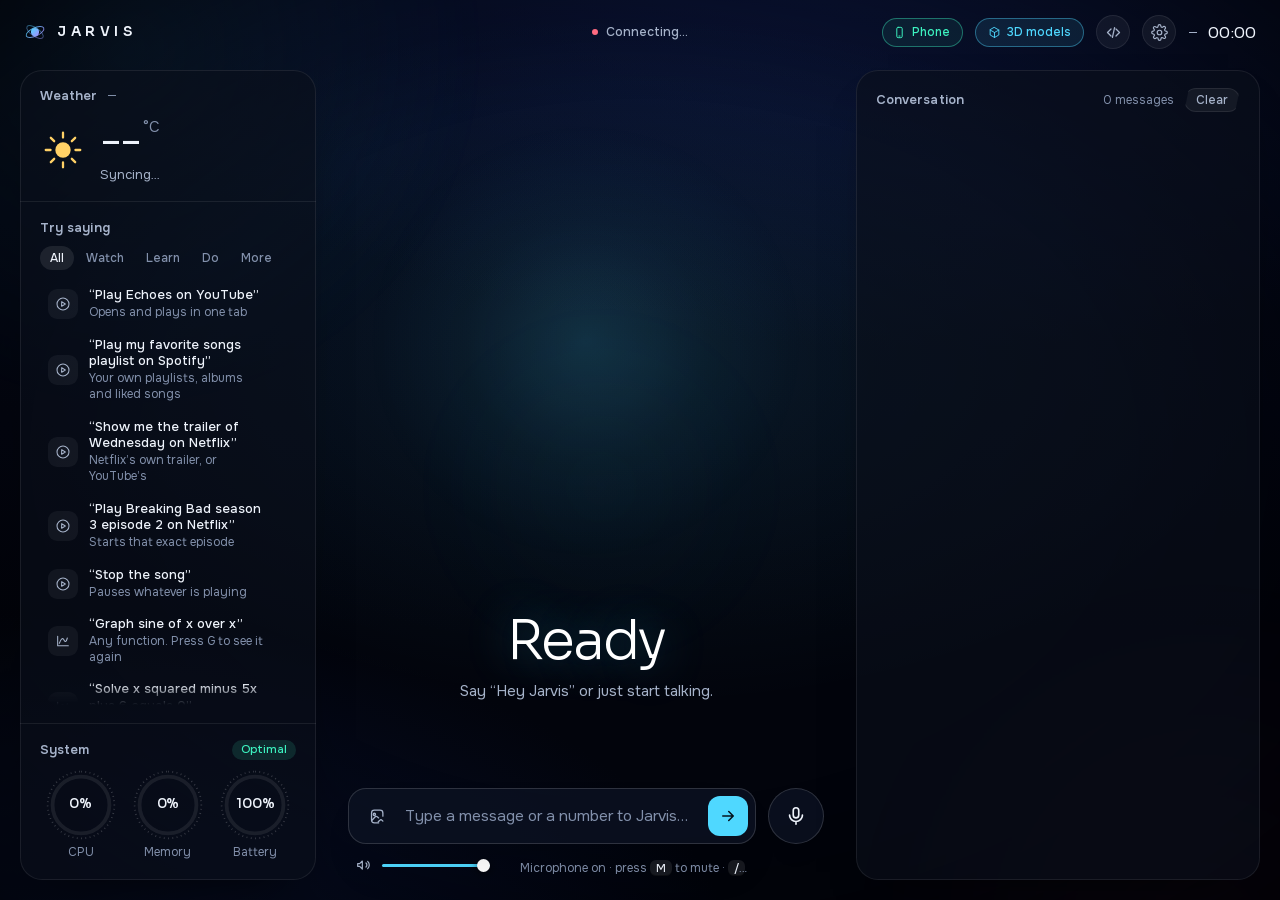
<file: jervis-app-source/index.html>
<!DOCTYPE html>
<html lang="en">
<head>
  <meta charset="UTF-8" />
  <meta name="viewport" content="width=device-width, initial-scale=1.0" />
  <title>Jarvis</title>
  <link rel="stylesheet" href="vendor/katex/katex.min.css" />
  <link rel="stylesheet" href="style.css" />
  <link rel="stylesheet" href="weather/weather.css" />
  <link rel="stylesheet" href="clock/worldclock.css" />
  <link rel="stylesheet" href="coding/coding.css" />
  <link rel="stylesheet" href="projector/projector.css" />
  <!-- The new look, layered over style.css while <html data-ui="next">. Settings has "Classic look" to go back
       (remembered on this computer); index.html?ui=classic opens the classic look once. -->
  <link rel="stylesheet" href="style.next.css" />
  <script>
    (function () {
      var look = 'next';
      try { if (localStorage.getItem('jarvis-look') === 'classic') look = 'classic'; } catch (e) { /* no storage: the new look */ }
      var asked = new URLSearchParams(location.search).get('ui');
      if (asked === 'classic' || asked === 'next') look = asked;
      document.documentElement.dataset.ui = look;
    })();
  </script>
</head>
<body>
  <div class="app" id="appShell" data-state="idle">
    <div class="aurora" aria-hidden="true"><i></i><i></i><i></i></div>
    <div class="grid-floor" aria-hidden="true"></div>
    <canvas class="net" id="netCanvas" aria-hidden="true"></canvas>
    <div class="scanlines" aria-hidden="true"></div>
    <div class="grain" aria-hidden="true"></div>
    <div class="frame" aria-hidden="true"><i></i><i></i><i></i><i></i></div>
    <div class="boot" aria-hidden="true"><div><span class="boot-mark"></span><p>Initializing Jarvis</p><em><i></i></em></div></div>

    <header class="topbar">
      <div class="brand">
        <svg class="logo" viewBox="0 0 32 32" aria-hidden="true">
          <defs><linearGradient id="lg" x1="0" y1="0" x2="1" y2="1"><stop offset="0" stop-color="rgb(var(--accent-rgb))"/><stop offset="1" stop-color="#a58bff"/></linearGradient></defs>
          <circle cx="16" cy="16" r="6" fill="url(#lg)"/>
          <ellipse cx="16" cy="16" rx="14" ry="6" fill="none" stroke="url(#lg)" stroke-width="1.4" transform="rotate(-25 16 16)" opacity=".85"/>
          <ellipse cx="16" cy="16" rx="14" ry="6" fill="none" stroke="url(#lg)" stroke-width="1.4" transform="rotate(35 16 16)" opacity=".45"/>
        </svg>
        <span class="wordmark">Jarvis</span>
        <span class="tagline">Personal voice intelligence</span>
      </div>
      <div class="conn" id="connPill"><i></i><span id="connectionText">Connecting…</span><b class="bars" aria-hidden="true"><u></u><u></u><u></u><u></u></b></div>
      <div class="top-right">
        <span class="phone-chip" id="phoneChip" hidden role="status" title="A paired phone is connected">
          <svg viewBox="0 0 24 24" fill="none" stroke="currentColor" stroke-width="1.8" stroke-linecap="round" stroke-linejoin="round" aria-hidden="true"><rect x="7" y="2.5" width="10" height="19" rx="2.5"/><path d="M11 18.5h2"/></svg>
          <span id="phoneChipText">Phone</span>
        </span>
        <button type="button" class="setup-chip" id="setupChip" hidden title="Show the AI setup">AI setup</button>
        <button type="button" class="setup-chip proj-open" id="projOpenBtn" title="The 3D projector: every model you've seen, and a library to explore"><svg viewBox="0 0 24 24" fill="none" stroke="currentColor" stroke-width="1.7" stroke-linecap="round" stroke-linejoin="round" aria-hidden="true"><path d="M12 2.8 20 7.4v9.2l-8 4.6-8-4.6V7.4z"/><path d="M4 7.4 12 12l8-4.6M12 12v9.2"/></svg>3D models</button>
        <button type="button" class="icon-btn" id="settingsBtn" title="Settings" aria-label="Settings">
          <svg viewBox="0 0 24 24" fill="none" stroke="currentColor" stroke-width="1.7" stroke-linecap="round" stroke-linejoin="round" aria-hidden="true"><circle cx="12" cy="12" r="3.2"/><path d="M19.4 15a1.7 1.7 0 0 0 .3 1.8l.1.1a2 2 0 1 1-2.8 2.8l-.1-.1a1.7 1.7 0 0 0-1.8-.3 1.7 1.7 0 0 0-1 1.5V21a2 2 0 1 1-4 0v-.1a1.7 1.7 0 0 0-1.1-1.5 1.7 1.7 0 0 0-1.8.3l-.1.1a2 2 0 1 1-2.8-2.8l.1-.1a1.7 1.7 0 0 0 .3-1.8 1.7 1.7 0 0 0-1.5-1H3a2 2 0 1 1 0-4h.1a1.7 1.7 0 0 0 1.5-1.1 1.7 1.7 0 0 0-.3-1.8l-.1-.1a2 2 0 1 1 2.8-2.8l.1.1a1.7 1.7 0 0 0 1.8.3H9a1.7 1.7 0 0 0 1-1.5V3a2 2 0 1 1 4 0v.1a1.7 1.7 0 0 0 1 1.5 1.7 1.7 0 0 0 1.8-.3l.1-.1a2 2 0 1 1 2.8 2.8l-.1.1a1.7 1.7 0 0 0-.3 1.8V9a1.7 1.7 0 0 0 1.5 1H21a2 2 0 1 1 0 4h-.1a1.7 1.7 0 0 0-1.5 1z"/></svg>
        </button>
        <div class="clock"><span id="uptimeText" title="Session length">00:00</span><span class="sep"></span><span id="dateValue">—</span><strong id="clockValue">00:00</strong></div>
      </div>
    </header>
    <div class="engine-banner" id="engineBanner" hidden role="status"><span id="engineText"></span><button type="button" class="ghost" id="engineAction" hidden></button></div>

    <main class="layout">
      <!-- ============ Left: system + weather + tips ============ -->
      <aside class="col col-left">
        <section class="card system">
          <header class="card-head"><h2>System</h2><span class="badge ok" id="healthBadge">Optimal</span></header>
          <div class="gauges">
            <div class="gauge" style="--g1:#4fd8ff;--g2:#5a8bff">
              <svg viewBox="0 0 64 64"><circle class="ticks" cx="32" cy="32" r="30.5"/><circle class="track" cx="32" cy="32" r="26"/><circle class="value" id="cpuRing" cx="32" cy="32" r="26"/></svg>
              <b id="cpuVal">0%</b><span>CPU</span>
            </div>
            <div class="gauge" style="--g1:#a58bff;--g2:#ff7ad9">
              <svg viewBox="0 0 64 64"><circle class="ticks" cx="32" cy="32" r="30.5"/><circle class="track" cx="32" cy="32" r="26"/><circle class="value" id="ramRing" cx="32" cy="32" r="26"/></svg>
              <b id="ramVal">0%</b><span>Memory</span>
            </div>
            <div class="gauge" style="--g1:#3df2c0;--g2:#7dff8a">
              <svg viewBox="0 0 64 64"><circle class="ticks" cx="32" cy="32" r="30.5"/><circle class="track" cx="32" cy="32" r="26"/><circle class="value" id="batteryRing" cx="32" cy="32" r="26"/></svg>
              <b id="batteryVal">100%</b><span>Battery</span>
            </div>
          </div>
          <div class="spark">
            <div class="spark-head"><span>CPU · last 2 min</span><em id="cpuPeak">peak 0%</em></div>
            <svg viewBox="0 0 120 32" preserveAspectRatio="none">
              <defs><linearGradient id="sg" x1="0" y1="0" x2="0" y2="1"><stop offset="0" stop-color="#4fd8ff" stop-opacity=".45"/><stop offset="1" stop-color="#4fd8ff" stop-opacity="0"/></linearGradient></defs>
              <path id="sparkArea" fill="url(#sg)" d=""/><polyline id="sparkLine" fill="none" stroke="#4fd8ff" stroke-width="1.4" stroke-linejoin="round" stroke-linecap="round" vector-effect="non-scaling-stroke" points=""/>
            </svg>
          </div>
        </section>

        <section class="card weather">
          <header class="card-head"><h2>Weather</h2><span class="loc" id="cityValue">—</span></header>
          <div class="weather-body">
            <svg class="wx-icon" id="wxIcon" viewBox="0 0 48 48" aria-hidden="true"><circle cx="24" cy="24" r="8" fill="#ffd166"/><g stroke="#ffd166" stroke-width="2.4" stroke-linecap="round"><path d="M24 6v5M24 37v5M6 24h5M37 24h5M11.3 11.3l3.5 3.5M33.2 33.2l3.5 3.5M11.3 36.7l3.5-3.5M33.2 14.8l3.5-3.5"/></g></svg>
            <div><div class="temp"><span id="tempValue">--</span><sup>°C</sup></div><p id="weatherCond">Syncing…</p></div>
          </div>
        </section>

        <section class="card timers" id="timersCard" hidden>
          <header class="card-head"><h2>Timers</h2><span class="count" id="timerCount">0</span></header>
          <ul id="timerList"></ul>
        </section>

        <section class="card tips" id="tipsCard">
          <svg width="0" height="0" style="position:absolute" aria-hidden="true">
            <symbol id="tip-media" viewBox="0 0 24 24"><circle cx="12" cy="12" r="9"/><path d="M10 8.5v7l5.5-3.5z" class="fill"/></symbol>
            <symbol id="tip-learn" viewBox="0 0 24 24"><path d="M4 19V5M4 19h16"/><path d="M6.5 15.5c2.5-7 5-9 7-5s3.5 2.5 5-3"/></symbol>
            <symbol id="tip-tasks" viewBox="0 0 24 24"><rect x="4" y="5" width="16" height="15" rx="2"/><path d="M4 10h16M9 3v4M15 3v4M9 14.5l2 2 4-4"/></symbol>
            <symbol id="tip-more" viewBox="0 0 24 24"><path d="M12 3.5l1.9 5.1 5.1 1.9-5.1 1.9L12 17.5l-1.9-5.1L5 10.5l5.1-1.9z"/><path d="M18.5 15.5l.8 2 2 .8-2 .8-.8 2-.8-2-2-.8 2-.8z"/></symbol>
          </svg>
          <header class="card-head"><h2>Try saying</h2><span class="tips-hint">Click to try</span></header>
          <div class="tip-tabs" role="tablist" aria-label="Kinds of things to try">
            <button type="button" role="tab" data-cat="all" aria-selected="true">All</button>
            <button type="button" role="tab" data-cat="media" aria-selected="false">Watch</button>
            <button type="button" role="tab" data-cat="learn" aria-selected="false">Learn</button>
            <button type="button" role="tab" data-cat="tasks" aria-selected="false">Do</button>
            <button type="button" role="tab" data-cat="more" aria-selected="false">More</button>
          </div>
          <ul id="tipList">
            <li data-cat="media"><button type="button" class="tip" data-say="Play Echoes on YouTube"><svg class="tip-ic" aria-hidden="true"><use href="#tip-media"/></svg><span class="tip-text"><b>“Play Echoes on YouTube”</b><span>Opens and plays in one tab</span></span><svg class="tip-go" viewBox="0 0 16 16" aria-hidden="true"><path d="M3 8h9M8.5 4.5 12 8l-3.5 3.5"/></svg></button></li>
            <li data-cat="media"><button type="button" class="tip" data-say="Play my favorite songs playlist on Spotify"><svg class="tip-ic" aria-hidden="true"><use href="#tip-media"/></svg><span class="tip-text"><b>“Play my favorite songs playlist on Spotify”</b><span>Your own playlists, albums and liked songs</span></span><svg class="tip-go" viewBox="0 0 16 16" aria-hidden="true"><path d="M3 8h9M8.5 4.5 12 8l-3.5 3.5"/></svg></button></li>
            <li data-cat="media"><button type="button" class="tip" data-say="Show me the trailer of Wednesday on Netflix"><svg class="tip-ic" aria-hidden="true"><use href="#tip-media"/></svg><span class="tip-text"><b>“Show me the trailer of Wednesday on Netflix”</b><span>Netflix’s own trailer, or YouTube’s</span></span><svg class="tip-go" viewBox="0 0 16 16" aria-hidden="true"><path d="M3 8h9M8.5 4.5 12 8l-3.5 3.5"/></svg></button></li>
            <li data-cat="media"><button type="button" class="tip" data-say="Play Breaking Bad season 3 episode 2 on Netflix"><svg class="tip-ic" aria-hidden="true"><use href="#tip-media"/></svg><span class="tip-text"><b>“Play Breaking Bad season 3 episode 2 on Netflix”</b><span>Starts that exact episode</span></span><svg class="tip-go" viewBox="0 0 16 16" aria-hidden="true"><path d="M3 8h9M8.5 4.5 12 8l-3.5 3.5"/></svg></button></li>
            <li data-cat="media"><button type="button" class="tip" data-say="Stop the song"><svg class="tip-ic" aria-hidden="true"><use href="#tip-media"/></svg><span class="tip-text"><b>“Stop the song”</b><span>Pauses whatever is playing</span></span><svg class="tip-go" viewBox="0 0 16 16" aria-hidden="true"><path d="M3 8h9M8.5 4.5 12 8l-3.5 3.5"/></svg></button></li>
            <li data-cat="learn"><button type="button" class="tip" data-say="Graph sine of x over x"><svg class="tip-ic" aria-hidden="true"><use href="#tip-learn"/></svg><span class="tip-text"><b>“Graph sine of x over x”</b><span>Any function. Press G to see it again</span></span><svg class="tip-go" viewBox="0 0 16 16" aria-hidden="true"><path d="M3 8h9M8.5 4.5 12 8l-3.5 3.5"/></svg></button></li>
            <li data-cat="learn"><button type="button" class="tip" data-say="Solve x squared minus 5x plus 6 equals 0"><svg class="tip-ic" aria-hidden="true"><use href="#tip-learn"/></svg><span class="tip-text"><b>“Solve x squared minus 5x plus 6 equals 0”</b><span>The exact answer, step by step</span></span><svg class="tip-go" viewBox="0 0 16 16" aria-hidden="true"><path d="M3 8h9M8.5 4.5 12 8l-3.5 3.5"/></svg></button></li>
            <li data-cat="learn"><button type="button" class="tip" data-say="Distance between Tokyo and Paris"><svg class="tip-ic" aria-hidden="true"><use href="#tip-learn"/></svg><span class="tip-text"><b>“Distance between Tokyo and Paris”</b><span>Flies the route on a 3D globe, with the flight time</span></span><svg class="tip-go" viewBox="0 0 16 16" aria-hidden="true"><path d="M3 8h9M8.5 4.5 12 8l-3.5 3.5"/></svg></button></li>
            <li data-cat="learn"><button type="button" class="tip" data-say="Show sunrise over Tokyo"><svg class="tip-ic" aria-hidden="true"><use href="#tip-learn"/></svg><span class="tip-text"><b>“Show sunrise over Tokyo”</b><span>The real sunlight, day and night, on the globe</span></span><svg class="tip-go" viewBox="0 0 16 16" aria-hidden="true"><path d="M3 8h9M8.5 4.5 12 8l-3.5 3.5"/></svg></button></li>
            <li data-cat="tasks"><button type="button" class="tip" data-say="Write a Python calculator and open it in VS Code"><svg class="tip-ic" aria-hidden="true"><use href="#tip-tasks"/></svg><span class="tip-text"><b>“Write a Python calculator and open it in VS Code”</b><span>Real files, checked, in any language</span></span><svg class="tip-go" viewBox="0 0 16 16" aria-hidden="true"><path d="M3 8h9M8.5 4.5 12 8l-3.5 3.5"/></svg></button></li>
            <li data-cat="learn"><button type="button" class="tip" data-say="What time is it in Tokyo?"><svg class="tip-ic" aria-hidden="true"><use href="#tip-learn"/></svg><span class="tip-text"><b>“What time is it in Tokyo?”</b><span>A live world clock, with any cities side by side</span></span><svg class="tip-go" viewBox="0 0 16 16" aria-hidden="true"><path d="M3 8h9M8.5 4.5 12 8l-3.5 3.5"/></svg></button></li>
            <li data-cat="learn"><button type="button" class="tip" data-say="Tell me about Saturn"><svg class="tip-ic" aria-hidden="true"><use href="#tip-learn"/></svg><span class="tip-text"><b>“Tell me about Saturn”</b><span>A real, spinning 3D model with the facts</span></span><svg class="tip-go" viewBox="0 0 16 16" aria-hidden="true"><path d="M3 8h9M8.5 4.5 12 8l-3.5 3.5"/></svg></button></li>
            <li data-cat="learn"><button type="button" class="tip" data-say="Check Google Classroom for work I didn’t submit"><svg class="tip-ic" aria-hidden="true"><use href="#tip-learn"/></svg><span class="tip-text"><b>“Check Google Classroom for work I didn’t submit”</b><span>Opens Classroom and tells you what’s missing</span></span><svg class="tip-go" viewBox="0 0 16 16" aria-hidden="true"><path d="M3 8h9M8.5 4.5 12 8l-3.5 3.5"/></svg></button></li>
            <li data-cat="tasks"><button type="button" class="tip" data-say="Add a dentist appointment tomorrow at 5pm"><svg class="tip-ic" aria-hidden="true"><use href="#tip-tasks"/></svg><span class="tip-text"><b>“Add a dentist appointment tomorrow at 5pm”</b><span>Straight into your Google Calendar</span></span><svg class="tip-go" viewBox="0 0 16 16" aria-hidden="true"><path d="M3 8h9M8.5 4.5 12 8l-3.5 3.5"/></svg></button></li>
            <li data-cat="tasks"><button type="button" class="tip" data-say="Write a short story in Google Docs"><svg class="tip-ic" aria-hidden="true"><use href="#tip-tasks"/></svg><span class="tip-text"><b>“Write a short story in Google Docs”</b><span>Then say “make it shorter”</span></span><svg class="tip-go" viewBox="0 0 16 16" aria-hidden="true"><path d="M3 8h9M8.5 4.5 12 8l-3.5 3.5"/></svg></button></li>
            <li data-cat="tasks"><button type="button" class="tip" data-say="Set a timer for 10 minutes"><svg class="tip-ic" aria-hidden="true"><use href="#tip-tasks"/></svg><span class="tip-text"><b>“Set a timer for 10 minutes”</b><span>Or “remind me in an hour to…”</span></span><svg class="tip-go" viewBox="0 0 16 16" aria-hidden="true"><path d="M3 8h9M8.5 4.5 12 8l-3.5 3.5"/></svg></button></li>
            <li data-cat="tasks"><button type="button" class="tip" data-say="Do I have unread WhatsApp messages?"><svg class="tip-ic" aria-hidden="true"><use href="#tip-tasks"/></svg><span class="tip-text"><b>“Do I have unread WhatsApp messages?”</b><span>Then “read them” or “what did Dana write?”</span></span><svg class="tip-go" viewBox="0 0 16 16" aria-hidden="true"><path d="M3 8h9M8.5 4.5 12 8l-3.5 3.5"/></svg></button></li>
            <li data-cat="tasks"><button type="button" class="tip" data-say="Close the YouTube tab"><svg class="tip-ic" aria-hidden="true"><use href="#tip-tasks"/></svg><span class="tip-text"><b>“Close the YouTube tab”</b><span>Finds the tab by its site or title</span></span><svg class="tip-go" viewBox="0 0 16 16" aria-hidden="true"><path d="M3 8h9M8.5 4.5 12 8l-3.5 3.5"/></svg></button></li>
            <li data-cat="more"><button type="button" class="tip" data-say="Generate an image of a cyberpunk city"><svg class="tip-ic" aria-hidden="true"><use href="#tip-more"/></svg><span class="tip-text"><b>“Generate an image of a cyberpunk city”</b><span>Free, no setup needed</span></span><svg class="tip-go" viewBox="0 0 16 16" aria-hidden="true"><path d="M3 8h9M8.5 4.5 12 8l-3.5 3.5"/></svg></button></li>
            <li data-cat="more"><button type="button" class="tip" data-say="Connect my phone"><svg class="tip-ic" aria-hidden="true"><use href="#tip-more"/></svg><span class="tip-text"><b>“Connect my phone”</b><span>Jarvis on your phone, even with this computer off</span></span><svg class="tip-go" viewBox="0 0 16 16" aria-hidden="true"><path d="M3 8h9M8.5 4.5 12 8l-3.5 3.5"/></svg></button></li>
            <li data-cat="more"><div class="tip tip-static"><svg class="tip-ic" aria-hidden="true"><use href="#tip-more"/></svg><span class="tip-text"><b>Attach a picture</b><span>Paperclip, drag &amp; drop or paste, then ask about it</span></span></div></li>
            <li data-cat="more"><div class="tip tip-static"><svg class="tip-ic" aria-hidden="true"><use href="#tip-more"/></svg><span class="tip-text"><b>Type instead of talking</b><span>Press / to type, F for full screen</span></span></div></li>
          </ul>
        </section>
      </aside>

      <!-- ============ Center: the orb ============ -->
      <section class="stage">
        <div class="orb-wrap" id="orbWrap">
          <canvas id="orbCanvas" aria-label="Jarvis voice orb" role="img"></canvas>
          <i class="reticle tl"></i><i class="reticle tr"></i><i class="reticle bl"></i><i class="reticle br"></i>
          <div class="hud hud-l"><span>Core</span><b class="hud-state"></b></div>
          <div class="hud hud-r"><span>Link</span><b class="hud-link"></b></div>
        </div>
        <div class="stage-copy">
          <h1 id="stateTitle">Ready</h1>
          <p id="stateSub">Say “Hey Jarvis” or just start talking.</p>
        </div>
        <div class="caption" id="caption" aria-live="polite"><span class="cap-label" id="capLabel"></span><p id="capText"></p></div>
        <div class="attach-preview" id="attachPreview" hidden>
          <img id="attachPreviewImg" alt="Attached image preview" />
          <span class="attach-name" id="attachPreviewName"></span>
          <button type="button" class="attach-remove" id="attachRemoveBtn" title="Remove attached image" aria-label="Remove attached image">&times;</button>
        </div>
        <form class="typebar" id="typeForm" autocomplete="off">
          <button type="button" class="attach-btn" id="attachBtn" title="Attach an image" aria-label="Attach an image">
            <svg viewBox="0 0 24 24" fill="none" stroke="currentColor" stroke-width="1.8" stroke-linecap="round" stroke-linejoin="round" aria-hidden="true"><path d="M21 11.5V7a4 4 0 0 0-4-4H9a4 4 0 0 0-4 4v10a4 4 0 0 0 4 4h6"/><circle cx="9" cy="9" r="1.6"/><path d="M6 17l4.2-4.6a2 2 0 0 1 2.9-.1L15 14M14.5 19.5l2.3-2.3a2 2 0 0 1 2.9 0l1.3 1.3"/></svg>
          </button>
          <input type="file" id="imageFileInput" accept="image/png,image/jpeg,image/webp,image/gif,image/bmp" hidden />
          <span class="type-prompt" aria-hidden="true">&#x203A;</span>
          <input id="typeInput" type="text" maxlength="500" spellcheck="false" placeholder="Type a message or a number to Jarvis…" aria-label="Type to Jarvis" />
          <button type="submit" class="type-send" id="typeSend" aria-label="Send" title="Send (Enter)">
            <svg viewBox="0 0 24 24" fill="none" stroke="currentColor" stroke-width="2" stroke-linecap="round" stroke-linejoin="round" aria-hidden="true"><path d="M5 12h14M13 6l6 6-6 6"/></svg>
          </button>
        </form>
        <div class="dock">
          <div class="mic-row">
          <button class="mic" id="connectBtn" type="button" aria-pressed="false" aria-label="Toggle microphone">
            <span class="mic-ring"></span>
            <svg class="ic-mic" viewBox="0 0 24 24" fill="none" stroke="currentColor" stroke-width="1.8" stroke-linecap="round" stroke-linejoin="round"><rect x="9" y="3" width="6" height="11" rx="3"/><path d="M5 11a7 7 0 0 0 14 0M12 18v3"/></svg>
            <svg class="ic-off" viewBox="0 0 24 24" fill="none" stroke="currentColor" stroke-width="1.8" stroke-linecap="round" stroke-linejoin="round"><path d="M3 3l18 18M9 9v2a3 3 0 0 0 5.1 2.1M15 9.3V6a3 3 0 0 0-5.9-.8M5 11a7 7 0 0 0 11.2 5.6M19 11a7 7 0 0 1-.7 3M12 18v3"/></svg>
          </button>
          <button class="stop-btn" id="stopBtn" type="button" title="Stop talking and listen to me (Space)" aria-label="Stop talking and listen">
            <svg viewBox="0 0 24 24" fill="currentColor" aria-hidden="true"><rect x="7" y="7" width="10" height="10" rx="2.2"/></svg>
          </button>
          <div class="speak-vol" id="speakVol">
            <button class="speak-vol-btn" id="speakVolBtn" type="button" aria-pressed="false" aria-label="Mute Jarvis's voice">
              <svg class="ic-loud" viewBox="0 0 24 24" fill="none" stroke="currentColor" stroke-width="1.8" stroke-linecap="round" stroke-linejoin="round" aria-hidden="true"><path d="M4 10v4h3l4 4V6l-4 4H4z"/><path d="M16.5 9a4 4 0 0 1 0 6M19 6.5a7.5 7.5 0 0 1 0 11"/></svg>
              <svg class="ic-mute" viewBox="0 0 24 24" fill="none" stroke="currentColor" stroke-width="1.8" stroke-linecap="round" stroke-linejoin="round" aria-hidden="true"><path d="M4 10v4h3l4 4V6l-4 4H4z"/><path d="M16 9l5 5M21 9l-5 5"/></svg>
            </button>
            <input type="range" id="speakVolSlider" min="0" max="100" step="1" value="100" aria-label="Jarvis's speaking volume" />
          </div>
          </div>
          <p class="mic-hint"><span id="pillText">Microphone on</span> · press <kbd>M</kbd> to <span id="buttonHint">mute</span> · <kbd>/</kbd> to type</p>
        </div>
      </section>

      <!-- ============ Right: conversation ============ -->
      <aside class="col col-right">
        <section class="card chat">
          <header class="card-head"><h2>Conversation</h2>
            <div class="head-actions"><span class="count" id="msgCount">0 messages</span><button class="ghost" id="clearBtn" type="button" title="Clear the on-screen conversation">Clear</button></div>
          </header>
          <div class="chat-log" id="chatLog" aria-live="polite"></div>
        </section>
      </aside>
    </main>
  </div>

  <div class="alert-layer" id="alertLayer" hidden role="alertdialog" aria-modal="true" aria-labelledby="alertTitle" aria-live="assertive">
    <div class="alert-card" id="alertCard">
      <div class="alert-rings" aria-hidden="true"><i></i><i></i><i></i></div>
      <svg class="alert-icon" viewBox="0 0 48 48" fill="none" stroke="currentColor" stroke-width="2.2" stroke-linecap="round" stroke-linejoin="round" aria-hidden="true">
        <circle cx="24" cy="26" r="15"/><path d="M24 17v9l6 4"/><path d="M15 6.5 9 11M33 6.5l6 4.5"/>
      </svg>
      <p class="alert-kicker" id="alertKicker">Timer</p>
      <h2 id="alertTitle">Time’s up</h2>
      <p class="alert-sub" id="alertSub"></p>
      <div class="alert-actions">
        <button type="button" class="alert-btn primary" id="alertDismiss">Dismiss</button>
        <button type="button" class="alert-btn" id="alertSnooze">Snooze 5 min</button>
      </div>
      <p class="alert-more" id="alertMore" hidden></p>
    </div>
  </div>

  <div class="graph-layer" id="graphLayer" hidden role="dialog" aria-modal="true" aria-labelledby="graphTitle">
    <div class="graph-card" id="graphCard">
      <header class="graph-head">
        <div class="graph-heading"><p class="graph-kicker" id="graphKicker">Parabola</p><h2 id="graphTitle"></h2></div>
        <div class="head-actions"><span class="graph-nav" id="graphNav" hidden><button class="ghost" id="graphPrev" type="button" title="Previous graph (←)">‹</button><span id="graphCount">1 / 1</span><button class="ghost" id="graphNext" type="button" title="Next graph (→)">›</button></span><button class="ghost" id="graphSave" type="button" title="Save the picture as a PNG">Save image</button><button class="ghost" id="graphClose" type="button" title="Close (Esc)">Close</button></div>
      </header>
      <div class="graph-stage"><canvas id="graphCanvas" aria-label="Graph"></canvas></div>
      <ul class="graph-facts" id="graphFacts"></ul>
    </div>
  </div>

  <div class="earth-layer" id="earthLayer" hidden role="dialog" aria-modal="true" aria-labelledby="earthTitle">
    <div class="earth-card" id="earthCard">
      <header class="graph-head">
        <div class="graph-heading"><p class="graph-kicker" id="earthKicker">Journey</p><h2 id="earthTitle"></h2><p class="earth-sub" id="earthSub"></p></div>
        <div class="head-actions"><span class="journey-controls"><button class="ghost" id="earthPlay" type="button" title="Pause or resume (Space)">Pause</button><button class="ghost" id="earthReplay" type="button" title="Fly it again (R)">Replay</button><button class="ghost" id="earthSkip" type="button" title="Skip to the end (S)">Skip</button></span><span class="graph-nav" id="earthNav" hidden><button class="ghost" id="earthPrev" type="button" title="Previous (←)">‹</button><span id="earthCount">1 / 1</span><button class="ghost" id="earthNext" type="button" title="Next (→)">›</button></span><button class="ghost" id="earthSave" type="button" title="Save the picture as a PNG">Save image</button><button class="ghost" id="earthClose" type="button" title="Close (Esc)">Close</button></div>
      </header>
      <div class="earth-stage"><canvas id="earthCanvas" aria-label="3D globe with the distance between two places"></canvas><p class="earth-hint">Drag to look around · scroll to zoom</p>
        <div class="journey-hud" id="journeyHud" hidden>
          <span class="journey-end" id="journeyFrom"></span>
          <div class="journey-track"><i class="journey-fill" id="journeyFill"></i><svg class="journey-plane" id="journeyPlane" viewBox="0 0 24 24" aria-hidden="true"><path d="M21 16v-2l-8-5V3.5a1.5 1.5 0 0 0-3 0V9l-8 5v2l8-2.5V19l-2 1.5V22l3.5-1 3.5 1v-1.5L13 19v-5.5z"/></svg></div>
          <span class="journey-end" id="journeyTo"></span>
          <span class="journey-km" id="journeyKm"></span>
        </div>
      </div>
      <ul class="graph-facts earth-facts" id="earthFacts"></ul>
    </div>
  </div>

  <div class="earth-layer" id="planetLayer" hidden role="dialog" aria-modal="true" aria-labelledby="planetTitle">
    <div class="earth-card" id="planetCard">
      <header class="graph-head">
        <div class="graph-heading"><p class="graph-kicker" id="planetKicker">Planet</p><h2 id="planetTitle"></h2></div>
        <div class="head-actions"><span class="graph-nav" id="planetNav" hidden><button class="ghost" id="planetPrev" type="button" title="Previous (←)">‹</button><span id="planetCount">1 / 1</span><button class="ghost" id="planetNext" type="button" title="Next (→)">›</button></span><button class="ghost" id="planetSave" type="button" title="Save the picture as a PNG">Save image</button><button class="ghost" id="planetClose" type="button" title="Close (Esc)">Close</button></div>
      </header>
      <div class="earth-stage"><canvas id="planetCanvas" aria-label="A 3D model of the planet"></canvas><p class="earth-hint">Drag to rotate · scroll to zoom</p></div>
      <ul class="graph-facts" id="planetFacts"></ul>
    </div>
  </div>

  <!-- the 3D projector (projector/projector.js): the answer above, the model in a holographic projector below -->
  <div class="earth-layer proj-layer" id="projLayer" hidden role="dialog" aria-modal="true" aria-labelledby="projTitle">
    <div class="earth-card proj-card" id="projCard">
      <header class="graph-head">
        <div class="graph-heading"><p class="graph-kicker" id="projKicker">3D model</p><h2 id="projTitle"></h2><p class="proj-summary" id="projSummary"></p></div>
        <div class="head-actions"><span class="graph-nav" id="projNav" hidden><button class="ghost" id="projPrev" type="button" title="Previous model">‹</button><span id="projCount">1 / 1</span><button class="ghost" id="projNext" type="button" title="Next model">›</button></span><button class="ghost proj-gallery-btn" id="projGalleryBtn" type="button" aria-pressed="false" aria-controls="projGallery" title="Every model you've seen, and a library to explore"><svg viewBox="0 0 24 24" fill="none" stroke="currentColor" stroke-width="1.8" stroke-linecap="round" stroke-linejoin="round" aria-hidden="true"><rect x="3.5" y="3.5" width="7" height="7" rx="1.5"/><rect x="13.5" y="3.5" width="7" height="7" rx="1.5"/><rect x="3.5" y="13.5" width="7" height="7" rx="1.5"/><rect x="13.5" y="13.5" width="7" height="7" rx="1.5"/></svg>All models</button><button class="ghost" id="projClose" type="button" title="Close (Esc)">Close</button></div>
      </header>
      <div class="proj-gallery" id="projGallery" hidden role="region" aria-label="3D models">
        <section><h3>Your models</h3><p class="proj-gallery-empty" id="projRecentEmpty">Nothing yet. Ask Jarvis “show me a dog”, or open one from the library.</p><div class="proj-grid" id="projRecent"></div></section>
        <section><div class="proj-gallery-head"><h3>Library</h3><div class="proj-filters" id="projFilters" role="group" aria-label="Show"></div></div><div class="proj-grid" id="projLibrary"></div></section>
      </div>
      <div class="proj-info">
        <div class="proj-detail" aria-live="polite"><h3 id="projPartName"></h3><p id="projPartText"></p></div>
        <div class="proj-side">
          <ul class="proj-facts" id="projFacts" hidden></ul>
          <p class="proj-honesty" id="projHonesty" hidden></p>
        </div>
        <div class="proj-parts" id="projParts" role="group" aria-label="Parts: pick one to learn what it does"></div>
      </div>
      <div class="proj-stage" id="projStage">
        <canvas id="projCanvas" aria-label="An interactive 3D model. Drag to turn it, scroll to zoom; pick a part to learn about it."></canvas>
        <div class="proj-labels" id="projLabels"></div>
        <p class="proj-hud" id="projHud" aria-live="off"></p>
        <div class="proj-loading" id="projLoading" hidden><span class="proj-loader" aria-hidden="true"></span>Projecting…</div>
        <div class="proj-controls" id="projControls" role="toolbar" aria-label="Model controls">
          <button type="button" data-act="reset" title="Reset the view (R)">Reset</button>
          <button type="button" data-act="rotate" aria-pressed="true" title="Turn slowly on its own">Auto-rotate</button>
          <button type="button" data-act="labels" aria-pressed="true" title="Show or hide labels (L)">Labels</button>
          <span class="proj-sep" aria-hidden="true"></span>
          <button type="button" data-act="front" title="Look from the front">Front</button>
          <button type="button" data-act="side" title="Look from the side">Side</button>
          <button type="button" data-act="top" title="Look from above">Top</button>
          <span class="proj-sep" aria-hidden="true"></span>
          <button type="button" data-act="explode" aria-pressed="false" hidden title="Spread the parts apart">Exploded view</button>
          <button type="button" data-act="cutaway" aria-pressed="false" hidden title="Open it to see inside">Inside</button>
          <button type="button" data-act="play" aria-pressed="true" hidden title="Play or pause (Space)">Pause</button>
          <button type="button" data-act="replay" hidden title="Draw it in again">Replay</button>
          <span class="proj-sep" aria-hidden="true"></span>
          <button type="button" data-act="zoomout" aria-label="Zoom out" title="Zoom out (−)">−</button>
          <button type="button" data-act="zoomin" aria-label="Zoom in" title="Zoom in (+)">+</button>
          <button type="button" data-act="full" aria-pressed="false" title="Full screen">Full screen</button>
        </div>
      </div>
    </div>
  </div>

  <div class="lightbox" id="lightbox" hidden role="dialog" aria-modal="true" aria-label="Full-size image">
    <img id="lightboxImg" alt="" />
  </div>

  <!-- First start: getting the AI on this computer ready (see local_ai.py). -->
  <div class="sheet-layer" id="setupLayer" hidden role="dialog" aria-modal="true" aria-labelledby="setupTitle">
    <div class="sheet-card setup-card">
      <p class="graph-kicker">First start</p>
      <h2 id="setupTitle">Getting Jarvis ready</h2>
      <p class="sheet-sub" id="setupSummary"></p>
      <ol class="setup-steps" id="setupSteps"></ol>
      <div class="setup-error" id="setupError" hidden><strong id="setupErrorText"></strong><span id="setupHint"></span></div>
      <div class="sheet-actions">
        <button type="button" class="sheet-btn primary" id="setupRetry" hidden>Try again</button>
        <button type="button" class="sheet-btn" id="setupHide">Continue in the background</button>
      </div>
      <p class="sheet-note">Timers, music, apps and everything that doesn’t need the AI work while this finishes.</p>
    </div>
  </div>

  <div class="sheet-layer" id="controlLayer" hidden role="alertdialog" aria-modal="true" aria-labelledby="controlTitle" aria-describedby="controlQuestion">
    <div class="sheet-card control-card">
      <p class="graph-kicker">Computer control</p>
      <h2 id="controlTitle">Let Jarvis use the mouse and keyboard?</h2>
      <p class="sheet-sub" id="controlQuestion"></p>
      <ul class="control-points">
        <li>A glowing edge and a bar with <b>Pause</b> and <b>Stop</b> stay on screen the whole time.</li>
        <li>Move the mouse, press <kbd class="control-key">Ctrl+Alt+Q</kbd>, or say “stop” to take over at once.</li>
        <li>He asks before sending, buying, deleting or installing anything, and never types passwords.</li>
      </ul>
      <div class="sheet-actions">
        <button type="button" class="sheet-btn primary" id="controlAllow">Allow</button>
        <button type="button" class="sheet-btn" id="controlDeny">Not now</button>
      </div>
      <p class="sheet-note">You can also answer out loud: “yes” or “no”. Settings → Computer control changes whether he asks.</p>
    </div>
  </div>

  <!-- First-ever phone pairing only (see start_phone_pairing in app.py); every "connect my phone" after that is a
       notification to tap, no screen needed — see phone_control.py's module docstring. -->
  <div class="sheet-layer" id="phonePairingLayer" hidden role="dialog" aria-modal="true" aria-labelledby="phonePairingTitle">
    <div class="sheet-card">
      <p class="graph-kicker">Connect your phone</p>
      <h2 id="phonePairingTitle">Scan this with your phone's camera</h2>
      <div class="phone-pairing-qr" id="phonePairingQr"></div>
      <p class="sheet-sub" id="phonePairingSub">Same Wi-Fi as this computer. The link opens Jarvis on your phone and pairs it, then you can add it to your Home Screen.</p>
      <p class="phone-pairing-code" id="phonePairingCodeRow" hidden>Already have the Jarvis app? Enter <b id="phonePairingCode"></b></p>
      <p class="sheet-note">Can't scan? On the same Wi-Fi, open <code id="phonePairingAddress"></code> on your phone. Only needed once per phone. Expires in a few minutes.</p>
      <div class="sheet-actions">
        <button type="button" class="sheet-btn" id="phonePairingClose">Close</button>
      </div>
    </div>
  </div>

  <!-- First start, a genuinely new install (see settings.is_first_run()): a few quick, all-optional questions. -->
  <div class="sheet-layer" id="welcomeLayer" hidden role="dialog" aria-modal="true" aria-labelledby="welcomeTitle">
    <div class="sheet-card welcome-card">
      <p class="graph-kicker">Welcome</p>
      <h2 id="welcomeTitle">Let’s get Jarvis set up for you</h2>
      <p class="sheet-sub">A few quick things — everything here is optional, and can be changed anytime in Settings.</p>
      <div class="set-row">
        <div class="set-text"><label for="welcomeName">Your name</label><small>So Jarvis can greet you by name instead of “Sir”.</small></div>
        <input id="welcomeName" type="text" autocomplete="off" spellcheck="false" placeholder="e.g. Ariel" />
      </div>
      <div class="set-row toggle">
        <div class="set-text"><label for="welcomeWake">Wait for “Hey Jarvis”</label><small>Off: Jarvis listens all the time while the microphone is on.</small></div>
        <input id="welcomeWake" type="checkbox" class="switch" checked />
      </div>
      <div class="set-row">
        <div class="set-text"><label for="welcomePhone">Your phone number</label><small>For text notifications, e.g. when Jarvis wants to pair with your phone. Needs Twilio set up too — add that under “optional extras” below.</small></div>
        <input id="welcomePhone" type="text" autocomplete="off" spellcheck="false" placeholder="+15551234567" />
      </div>
      <div class="sheet-actions">
        <button type="button" class="sheet-btn primary" id="welcomeContinue">Continue</button>
        <button type="button" class="sheet-btn" id="welcomeMore">Add optional extras (Spotify, faster AI…)</button>
        <button type="button" class="sheet-btn" id="welcomeSkip">Skip for now</button>
      </div>
    </div>
  </div>

  <div class="sheet-layer" id="settingsLayer" hidden role="dialog" aria-modal="true" aria-labelledby="settingsTitle">
    <div class="sheet-card settings-card">
      <header class="graph-head">
        <div class="graph-heading"><p class="graph-kicker">Jarvis</p><h2 id="settingsTitle">Settings</h2></div>
        <div class="head-actions"><button type="button" class="ghost" id="settingsClose" title="Close (Esc)">Close</button></div>
      </header>
      <div class="settings-body" id="settingsBody"><p class="sheet-sub">Loading…</p></div>
      <footer class="settings-foot">
        <label class="adv-toggle"><input type="checkbox" id="settingsAdvanced" /> Show advanced settings</label>
        <label class="adv-toggle" title="Switch between Jarvis's new look and the one before it"><input type="checkbox" id="classicLook" /> Classic look</label>
        <span class="settings-status" id="settingsStatus" role="status" aria-live="polite"></span>
        <button type="button" class="sheet-btn primary" id="settingsSave" disabled>Save</button>
      </footer>
    </div>
  </div>

  <template id="emptyTpl">
    <div class="empty" id="emptyChat">
      <svg viewBox="0 0 48 48" fill="none" stroke="currentColor" stroke-width="1.6" stroke-linecap="round" stroke-linejoin="round"><path d="M8 12a4 4 0 0 1 4-4h24a4 4 0 0 1 4 4v16a4 4 0 0 1-4 4H22l-8 7v-7h-2a4 4 0 0 1-4-4z"/><path d="M17 17h14M17 23h9"/></svg>
      <p>Nothing yet</p><small>Your conversation with Jarvis shows up here.</small>
    </div>
  </template>

  <script src="keys.js"></script>
  <script src="orb.js"></script>
  <script src="bg.js"></script>
  <script src="graph.js"></script>
  <script src="sphere_gl.js"></script>
  <script src="earth.js"></script>
  <script src="planet.js"></script>
  <script src="projector/projector.js"></script>
  <script src="renderer.js"></script>
  <script src="panels.js"></script>
  <script src="weather/icons.js"></script>
  <script src="weather/fx.js"></script>
  <script src="weather/charts.js"></script>
  <script src="weather/map.js"></script>
  <script src="weather/panel.js"></script>
  <script src="clock/worldclock.js"></script>
  <script src="coding/coding.js"></script>
</body>
</html>
</file>
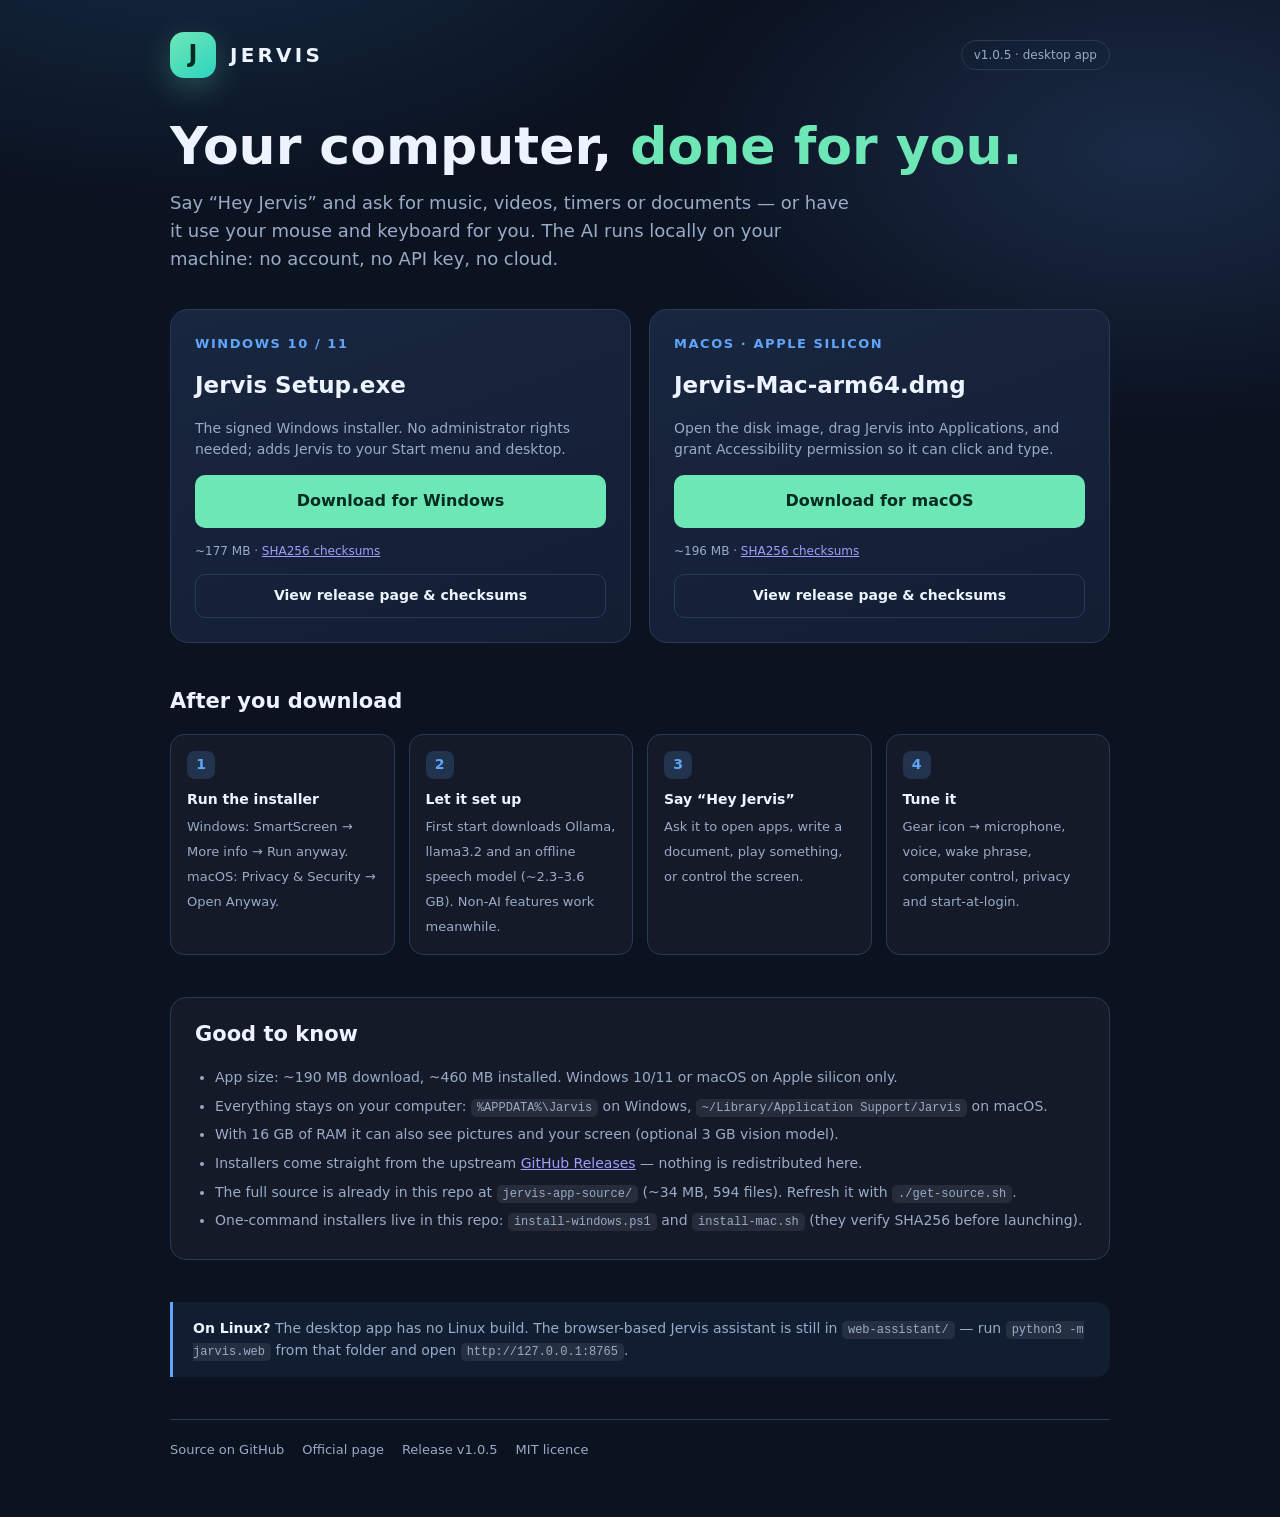
<file: site/index.html>
<!doctype html>
<html lang="en">
<head>
<meta charset="utf-8" />
<meta name="viewport" content="width=device-width, initial-scale=1" />
<title>Get Jervis for your computer</title>
<link rel="icon" href="data:image/svg+xml,%3Csvg xmlns='http://www.w3.org/2000/svg' viewBox='0 0 64 64'%3E%3Crect width='64' height='64' rx='14' fill='%236ee7b7'/%3E%3Ctext x='32' y='46' font-size='40' font-family='Arial' font-weight='bold' text-anchor='middle' fill='%23062b20'%3EJ%3C/text%3E%3C/svg%3E" />
<style>
  :root {
    color-scheme: dark;
    --bg: #0b1220;
    --panel: #131e33;
    --panel-2: #18263f;
    --line: #2a3a56;
    --ink: #eef4ff;
    --muted: #9aabc7;
    --green: #6ee7b7;
    --blue: #60a5fa;
  }
  * { box-sizing: border-box; }
  body {
    margin: 0;
    min-height: 100vh;
    font-family: ui-sans-serif, system-ui, -apple-system, "Segoe UI", Roboto, sans-serif;
    color: var(--ink);
    background: radial-gradient(1000px 600px at 15% -10%, #16304a 0%, transparent 60%),
                radial-gradient(900px 500px at 90% 10%, #1a2b46 0%, transparent 55%),
                var(--bg);
    line-height: 1.55;
  }
  .wrap { max-width: 980px; margin: 0 auto; padding: 32px 20px 56px; }
  header { display: flex; align-items: center; gap: 14px; margin-bottom: 40px; }
  .mark {
    width: 46px; height: 46px; border-radius: 14px;
    display: grid; place-items: center;
    background: linear-gradient(145deg, var(--green), #2dd4bf);
    color: #062b20; font-weight: 900; font-size: 24px;
    box-shadow: 0 10px 30px rgba(110, 231, 183, .25);
  }
  .brand { font-weight: 800; font-size: 20px; letter-spacing: .16em; }
  .version {
    margin-left: auto; font-size: 12px; color: var(--muted);
    border: 1px solid var(--line); border-radius: 999px; padding: 5px 12px;
  }
  h1 { font-size: clamp(32px, 5vw, 52px); line-height: 1.1; margin: 0 0 14px; }
  h1 span { color: var(--green); }
  .lead { font-size: 18px; color: var(--muted); max-width: 680px; margin: 0 0 36px; }
  .grid { display: grid; grid-template-columns: repeat(2, minmax(0, 1fr)); gap: 18px; }
  .card {
    background: linear-gradient(160deg, var(--panel-2), var(--panel));
    border: 1px solid var(--line); border-radius: 18px; padding: 24px;
    display: flex; flex-direction: column; gap: 14px;
  }
  .os { font-size: 13px; text-transform: uppercase; letter-spacing: .12em; color: var(--blue); font-weight: 800; }
  .card h2 { margin: 0; font-size: 23px; }
  .card p { margin: 0; color: var(--muted); font-size: 14px; flex: 1; }
  .btn {
    display: block; text-align: center; text-decoration: none;
    background: var(--green); color: #062b20; font-weight: 800;
    padding: 14px 18px; border-radius: 10px; font-size: 16px;
    transition: transform .15s ease, filter .15s ease;
  }
  .btn:hover { transform: translateY(-2px); filter: brightness(1.06); }
  .btn.alt { background: transparent; color: var(--ink); border: 1px solid var(--line); font-weight: 600; font-size: 14px; padding: 10px 14px; }
  .meta { font-size: 12px; color: var(--muted); }
  section { margin-top: 42px; }
  h3 { font-size: 21px; margin: 0 0 16px; }
  .steps { display: grid; grid-template-columns: repeat(4, minmax(0, 1fr)); gap: 14px; counter-reset: step; }
  .step { background: rgba(255,255,255,.035); border: 1px solid var(--line); border-radius: 14px; padding: 16px; }
  .step::before {
    counter-increment: step; content: counter(step);
    display: grid; place-items: center; width: 28px; height: 28px; margin-bottom: 10px;
    border-radius: 8px; background: rgba(96,165,250,.18); color: var(--blue); font-weight: 800; font-size: 14px;
  }
  .step strong { display: block; font-size: 14px; margin-bottom: 4px; }
  .step span { font-size: 13px; color: var(--muted); }
  .notes { background: rgba(255,255,255,.035); border: 1px solid var(--line); border-radius: 16px; padding: 20px 24px; }
  .notes ul { margin: 0; padding-left: 20px; color: var(--muted); font-size: 14px; }
  .notes li { margin: 7px 0; }
  .linux { border-left: 3px solid var(--blue); background: rgba(96,165,250,.08); border-radius: 0 14px 14px 0; padding: 16px 20px; font-size: 14px; color: var(--muted); }
  .linux strong { color: var(--ink); }
  footer { margin-top: 42px; padding-top: 20px; border-top: 1px solid var(--line); display: flex; flex-wrap: wrap; gap: 18px; font-size: 13px; }
  footer a { color: var(--muted); text-decoration: none; }
  footer a:hover { color: var(--green); text-decoration: underline; }
  code { background: rgba(255,255,255,.08); padding: 2px 6px; border-radius: 5px; font-size: 12px; }
  @media (max-width: 760px) {
    .grid, .steps { grid-template-columns: 1fr; }
    .steps { grid-template-columns: repeat(2, minmax(0, 1fr)); }
  }
</style>
</head>
<body>
<div class="wrap">
  <header>
    <div class="mark">J</div>
    <div class="brand">JERVIS</div>
    <div class="version">v1.0.5 · desktop app</div>
  </header>

  <h1>Your computer, <span>done for you.</span></h1>
  <p class="lead">
    Say “Hey Jervis” and ask for music, videos, timers or documents — or have it
    use your mouse and keyboard for you. The AI runs locally on your machine:
    no account, no API key, no cloud.
  </p>

  <div class="grid">
    <div class="card">
      <div class="os">Windows 10 / 11</div>
      <h2>Jervis Setup.exe</h2>
      <p>The signed Windows installer. No administrator rights needed; adds Jervis to your Start menu and desktop.</p>
      <a class="btn" href="https://github.com/TheJarvis-App/jarvis-app/releases/download/v1.0.5/Jervis.Setup.exe">Download for Windows</a>
      <div class="meta">~177 MB · <a href="https://github.com/TheJarvis-App/jarvis-app/releases/download/v1.0.5/SHA256SUMS.txt">SHA256 checksums</a></div>
      <a class="btn alt" href="https://github.com/TheJarvis-App/jarvis-app/releases/tag/v1.0.5">View release page &amp; checksums</a>
    </div>

    <div class="card">
      <div class="os">macOS · Apple silicon</div>
      <h2>Jervis-Mac-arm64.dmg</h2>
      <p>Open the disk image, drag Jervis into Applications, and grant Accessibility permission so it can click and type.</p>
      <a class="btn" href="https://github.com/TheJarvis-App/jarvis-app/releases/download/v1.0.5/Jervis-Mac-arm64.dmg">Download for macOS</a>
      <div class="meta">~196 MB · <a href="https://github.com/TheJarvis-App/jarvis-app/releases/download/v1.0.5/SHA256SUMS.txt">SHA256 checksums</a></div>
      <a class="btn alt" href="https://github.com/TheJarvis-App/jarvis-app/releases/tag/v1.0.5">View release page &amp; checksums</a>
    </div>
  </div>

  <section>
    <h3>After you download</h3>
    <div class="steps">
      <div class="step"><strong>Run the installer</strong><span>Windows: SmartScreen → More info → Run anyway. macOS: Privacy &amp; Security → Open Anyway.</span></div>
      <div class="step"><strong>Let it set up</strong><span>First start downloads Ollama, llama3.2 and an offline speech model (~2.3–3.6 GB). Non-AI features work meanwhile.</span></div>
      <div class="step"><strong>Say “Hey Jervis”</strong><span>Ask it to open apps, write a document, play something, or control the screen.</span></div>
      <div class="step"><strong>Tune it</strong><span>Gear icon → microphone, voice, wake phrase, computer control, privacy and start-at-login.</span></div>
    </div>
  </section>

  <section class="notes">
    <h3>Good to know</h3>
    <ul>
      <li>App size: ~190 MB download, ~460 MB installed. Windows 10/11 or macOS on Apple silicon only.</li>
      <li>Everything stays on your computer: <code>%APPDATA%\Jarvis</code> on Windows, <code>~/Library/Application Support/Jarvis</code> on macOS.</li>
      <li>With 16 GB of RAM it can also see pictures and your screen (optional 3 GB vision model).</li>
      <li>Installers come straight from the upstream <a href="https://github.com/TheJarvis-App/jarvis-app/releases/latest">GitHub Releases</a> — nothing is redistributed here.</li>
      <li>The full source is already in this repo at <code>jervis-app-source/</code> (~34 MB, 594 files). Refresh it with <code>./get-source.sh</code>.</li>
      <li>One-command installers live in this repo: <code>install-windows.ps1</code> and <code>install-mac.sh</code> (they verify SHA256 before launching).</li>
    </ul>
  </section>

  <section class="linux">
    <strong>On Linux?</strong> The desktop app has no Linux build. The browser-based
    Jervis assistant is still in <code>web-assistant/</code> — run
    <code>python3 -m jarvis.web</code> from that folder and open
    <code>http://127.0.0.1:8765</code>.
  </section>

  <footer>
    <a href="https://github.com/TheJarvis-App/jarvis-app">Source on GitHub</a>
    <a href="https://arielzaha.github.io/jervis/">Official page</a>
    <a href="https://github.com/TheJarvis-App/jarvis-app/releases/tag/v1.0.5">Release v1.0.5</a>
    <a href="https://github.com/TheJarvis-App/jarvis-app/blob/main/LICENSE">MIT licence</a>
  </footer>
</div>
</body>
</html>
</file>
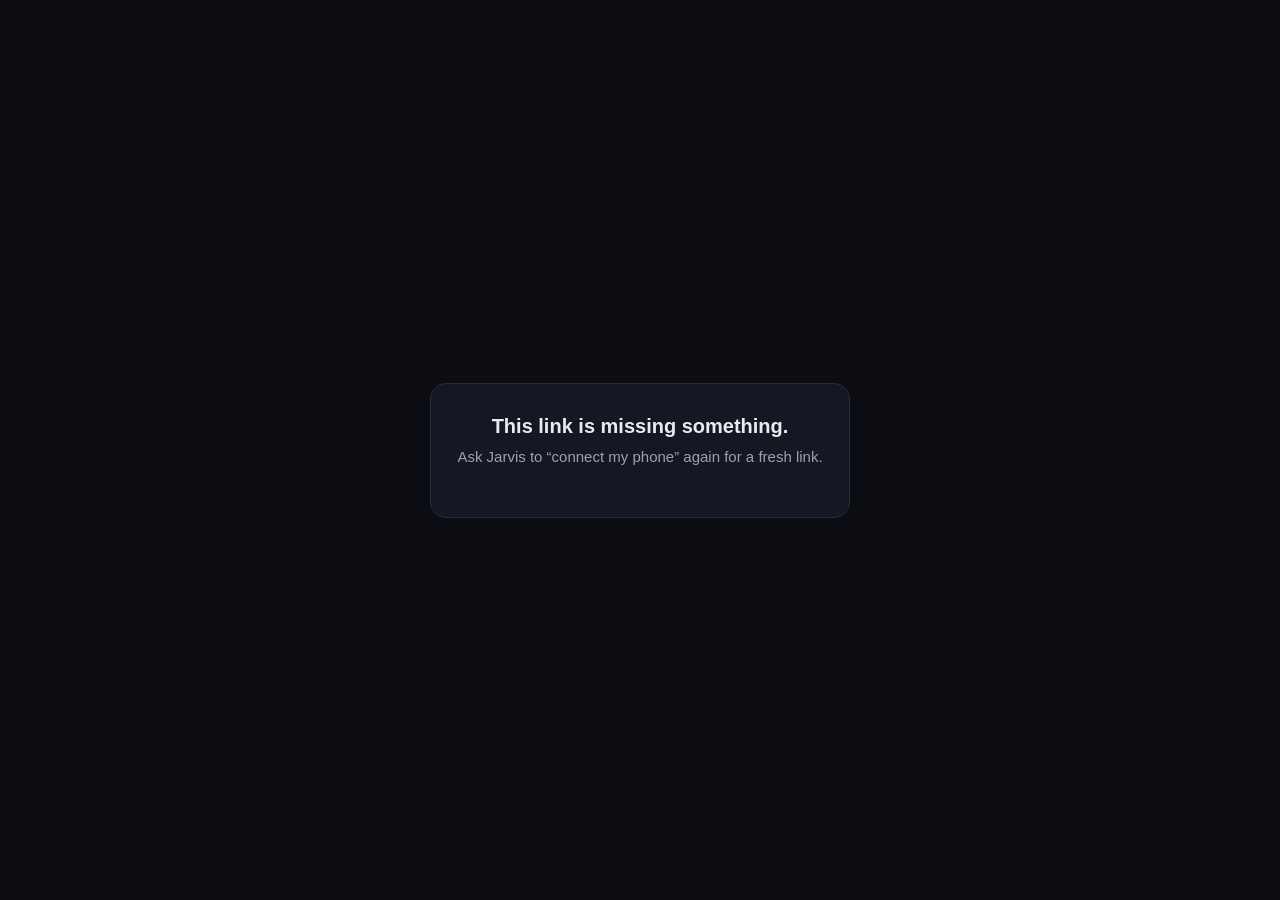
<file: jervis-app-source/confirm.html>
<!doctype html>
<html lang="en">
<head>
<meta charset="utf-8">
<meta name="viewport" content="width=device-width, initial-scale=1, viewport-fit=cover">
<title>Jarvis</title>
<style>
  :root { color-scheme: dark; }
  * { box-sizing: border-box; }
  body {
    margin: 0; min-height: 100vh; padding: 24px 16px calc(24px + env(safe-area-inset-bottom));
    background: #0b0d12; color: #e8eaf0; font: 16px/1.4 -apple-system, BlinkMacSystemFont, "Segoe UI", Roboto, sans-serif;
    display: flex; flex-direction: column; align-items: center; justify-content: center;
  }
  .card {
    width: 100%; max-width: 420px; background: #151822; border: 1px solid #262b3a; border-radius: 16px;
    padding: 28px 24px; text-align: center;
  }
  h1 { font-size: 20px; margin: 0 0 6px; font-weight: 600; }
  p { color: #9aa1b4; font-size: 15px; margin: 0 0 22px; }
  .actions { display: flex; flex-direction: column; gap: 10px; }
  button, .link-btn {
    width: 100%; padding: 15px; border-radius: 10px; border: none; background: #4a63e8; color: white;
    font-size: 16px; font-weight: 600; cursor: pointer; display: block; text-decoration: none;
    box-sizing: border-box;
  }
  button:active, .link-btn:active { background: #3c52c4; }
  button.secondary { background: #1e2330; color: #c6cad6; }
  button.secondary:active { background: #262c3d; }
  button:disabled { background: #2c3244; color: #6a7186; cursor: default; }
  .status-icon { font-size: 40px; margin-bottom: 12px; }
  .hint { font-size: 13px; color: #6a7186; margin-top: 16px; }
</style>
</head>
<body>
  <div class="card" id="card">
    <h1 id="title">Jarvis wants to connect to this computer.</h1>
    <p id="sub">Confirm only if you asked for this just now.</p>
    <div class="actions" id="actions">
      <button id="confirmBtn">Confirmed</button>
      <button class="secondary" id="rejectBtn">Not Confirmed</button>
    </div>
    <p class="hint" id="hint"></p>
  </div>

<script>
(() => {
  const $ = (id) => document.getElementById(id);
  const params = new URLSearchParams(location.search);
  const computerId = params.get("computerId") || "";
  const sessionId = params.get("sessionId") || "";
  const secret = params.get("secret") || "";

  function showResult(decision, ok) {
    const card = $("card");
    if (decision === "confirm" && ok) {
      card.innerHTML = '<div class="status-icon">✓</div>' +
        '<h1>Your phone is connected.</h1>' +
        '<p>Jarvis knows on your computer too. You can close this page, or keep talking to Jarvis here.</p>' +
        '<div class="actions"><a class="link-btn" id="openBtn">Open Jarvis</a></div>';
      $("openBtn").href = `/?session=${encodeURIComponent(sessionId)}&decision=confirm`;
      // Straight into the chat when this phone's pairing is already on this origin (same storage phone_client.html
      // reads) — no second tap. Without it the chat page could only say "not recognized", so stay here instead.
      let paired = false;
      try { paired = !!(localStorage.getItem("jarvis_device") || localStorage.getItem("je" + "rvis_device")); } catch { /* storage blocked: keep the button */ }   // (old name too)
      if (paired) location.replace($("openBtn").href);
    } else if (decision === "reject" && ok) {
      card.innerHTML = '<div class="status-icon">✕</div><h1>Connection cancelled.</h1>' +
        '<p>Nothing was connected. You can close this page.</p>';
    } else {
      card.innerHTML = '<div class="status-icon">⚠</div><h1>That didn\'t work.</h1>' +
        '<p>This request may have expired, or your computer isn\'t reachable right now. Ask Jarvis to ' +
        '"connect my phone" again for a fresh one.</p>';
    }
  }

  async function decide(decision) {
    $("confirmBtn").disabled = true;
    $("rejectBtn").disabled = true;
    $("hint").textContent = "";
    if (!sessionId || !secret) {
      showResult(decision, false);
      return;
    }
    let ok = false;
    try {
      const url = `/decide?computerId=${encodeURIComponent(computerId)}&sessionId=${encodeURIComponent(sessionId)}` +
        `&secret=${encodeURIComponent(secret)}&decision=${decision}`;
      const response = await fetch(url);
      ok = response.ok;
    } catch { /* network error: ok stays false, shown as the same "didn't work" state */ }
    showResult(decision, ok);
  }

  $("confirmBtn").onclick = () => decide("confirm");
  $("rejectBtn").onclick = () => decide("reject");

  // A native notification action button (when the platform supports one) already decided this before the page
  // ever opened — see phone_sw.js — so this just shows the same result screen instead of asking again.
  const prefilled = params.get("decision");
  if (prefilled === "confirm" || prefilled === "reject") {
    $("actions").style.display = "none";
    $("sub").textContent = "";
    decide(prefilled);
  } else if (!sessionId || !secret) {
    $("title").textContent = "This link is missing something.";
    $("sub").textContent = "Ask Jarvis to “connect my phone” again for a fresh link.";
    $("actions").style.display = "none";
  }
})();
</script>
</body>
</html>
</file>
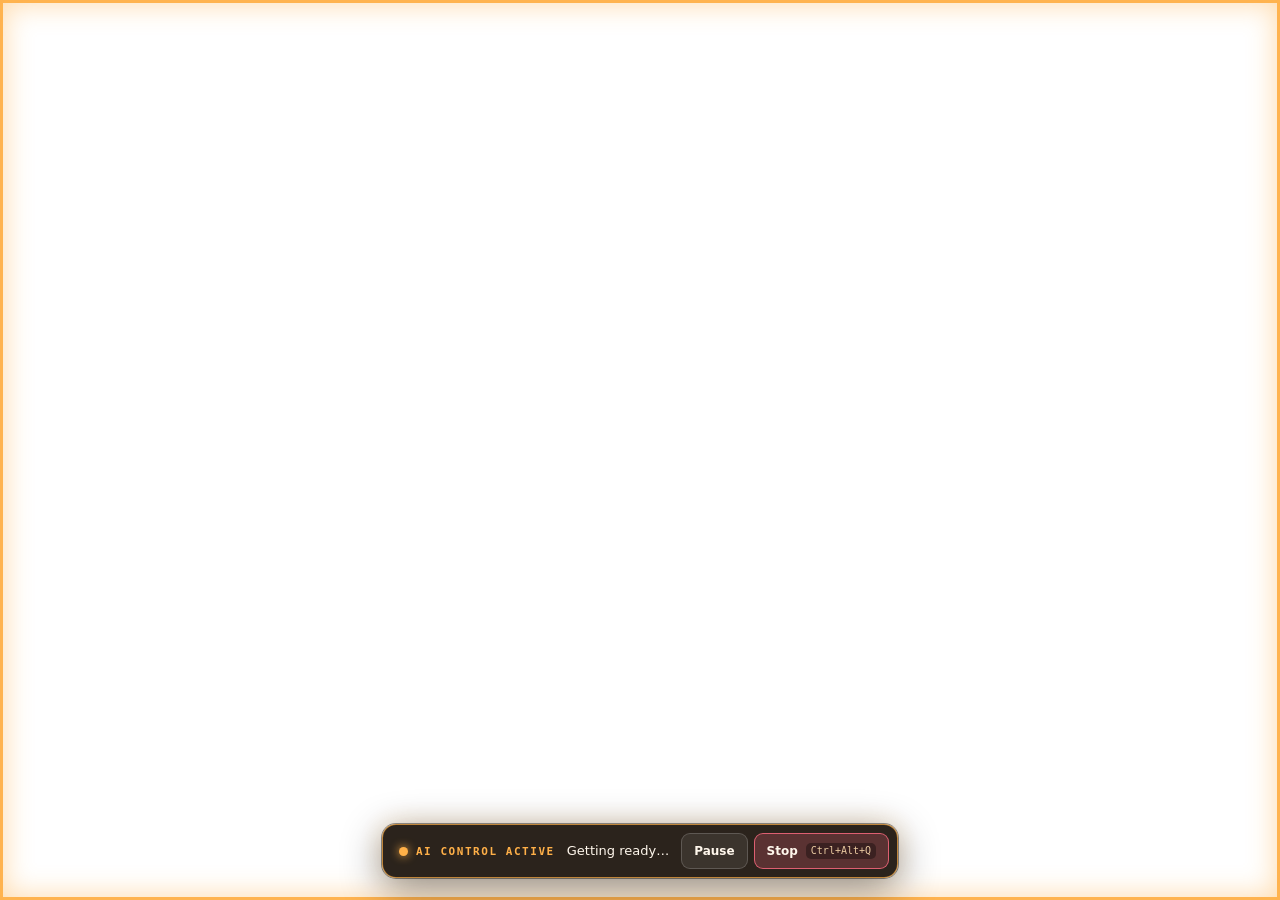
<file: jervis-app-source/control.html>
<!DOCTYPE html>
<html lang="en">
<head>
  <meta charset="UTF-8" />
  <meta http-equiv="Content-Security-Policy" content="default-src 'none'; script-src 'self'; style-src 'unsafe-inline'" />
  <title>Jarvis is using the computer</title>
  <style>
    :root {
      --live: 255 176 72;      /* amber: Jarvis has the mouse and keyboard */
      --stop: 255 107 129;
      --ink: #fff7ec;
      --muted: #e9c9a0;
      --glass: rgb(20 12 4 / .9);
      --sans: -apple-system, BlinkMacSystemFont, 'Segoe UI', system-ui, sans-serif;
      --mono: ui-monospace, 'SF Mono', Menlo, Consolas, monospace;
    }
    [data-state="paused"], [data-state="waiting"] { --live: 150 190 255; }
    [data-state="completed"] { --live: 61 242 192; }
    [data-state="stopped"], [data-state="error"] { --live: 180 186 200; }

    * { box-sizing: border-box; }
    html, body { margin: 0; height: 100%; background: transparent; overflow: hidden; }
    body { font: 13px/1.4 var(--sans); color: var(--ink); -webkit-font-smoothing: antialiased; user-select: none; }

    /* A glowing edge around the whole screen: impossible to miss, never in the way of a click. */
    .edge {
      position: fixed; inset: 0; pointer-events: none;
      box-shadow: inset 0 0 0 3px rgb(var(--live) / .95), inset 0 0 28px 4px rgb(var(--live) / .45);
      transition: box-shadow .4s ease, opacity .4s ease;
      animation: breathe 2.4s ease-in-out infinite;
    }
    [data-state="paused"] .edge, [data-state="waiting"] .edge { animation: none; }
    [data-ended] .edge { opacity: 0; }
    @keyframes breathe { 50% { box-shadow: inset 0 0 0 3px rgb(var(--live) / .7), inset 0 0 16px 2px rgb(var(--live) / .25); } }

    .bar {
      position: fixed; left: 0; right: 0; bottom: 22px; margin-inline: auto; width: fit-content;
      display: flex; align-items: center; gap: 12px;
      max-width: min(920px, calc(100vw - 32px));
      padding: 8px 8px 8px 16px;
      background: var(--glass);
      border: 1px solid rgb(var(--live) / .7);
      border-radius: 14px;
      box-shadow: 0 10px 40px rgb(0 0 0 / .45), 0 0 0 1px rgb(0 0 0 / .4), 0 0 24px rgb(var(--live) / .25);
      transition: border-color .4s ease, opacity .5s ease, transform .5s ease;
    }
    [data-ended] .bar { opacity: 0; transform: translateY(12px); transition-delay: 2.8s; }
    .badge { display: flex; align-items: center; gap: 8px; flex: none; font: 700 11px/1 var(--mono); letter-spacing: .14em; color: rgb(var(--live)); text-transform: uppercase; }
    .dot { width: 9px; height: 9px; border-radius: 50%; background: rgb(var(--live)); box-shadow: 0 0 10px rgb(var(--live)); animation: pulse 1.2s ease-in-out infinite; }
    [data-state="paused"] .dot, [data-ended] .dot { animation: none; }
    @keyframes pulse { 50% { opacity: .35; } }
    .text { min-width: 0; display: flex; flex-direction: column; }
    .detail { white-space: nowrap; overflow: hidden; text-overflow: ellipsis; }
    .step { color: var(--muted); font: 11px/1.3 var(--mono); white-space: nowrap; overflow: hidden; text-overflow: ellipsis; }
    .actions { display: flex; gap: 6px; flex: none; }
    button {
      font: 600 12px/1 var(--sans); color: var(--ink); cursor: pointer;
      padding: 9px 12px; border-radius: 9px; border: 1px solid rgb(255 255 255 / .18); background: rgb(255 255 255 / .08);
      display: inline-flex; align-items: center; gap: 8px;
    }
    button:hover { background: rgb(255 255 255 / .16); }
    button:focus-visible { outline: 2px solid rgb(var(--live)); outline-offset: 2px; }
    button.stop { background: rgb(var(--stop) / .22); border-color: rgb(var(--stop) / .8); }
    button.stop:hover { background: rgb(var(--stop) / .38); }
    button.allow { background: rgb(var(--live) / .25); border-color: rgb(var(--live) / .8); }
    kbd { font: 500 10px/1 var(--mono); padding: 3px 5px; border-radius: 5px; background: rgb(0 0 0 / .35); color: var(--muted); }
    [hidden] { display: none !important; }

    @media (prefers-reduced-motion: reduce) {
      .edge, .dot { animation: none !important; }
      .bar, .edge { transition: none !important; }
    }
  </style>
</head>
<body data-state="starting">
  <div class="edge" aria-hidden="true"></div>
  <div class="bar" id="bar" role="status" aria-live="polite">
    <div class="badge"><span class="dot" aria-hidden="true"></span><span id="badge">AI control active</span></div>
    <div class="text">
      <span class="detail" id="detail">Getting ready…</span>
      <span class="step" id="step"></span>
    </div>
    <div class="actions" id="controls">
      <button type="button" id="pause">Pause</button>
      <button type="button" class="stop" id="stop">Stop <kbd id="shortcut">Ctrl+Alt+Q</kbd></button>
    </div>
    <div class="actions" id="question" hidden>
      <button type="button" class="allow" id="allow">Allow</button>
      <button type="button" id="deny">Don’t</button>
    </div>
  </div>
  <script src="control.js"></script>
</body>
</html>
</file>
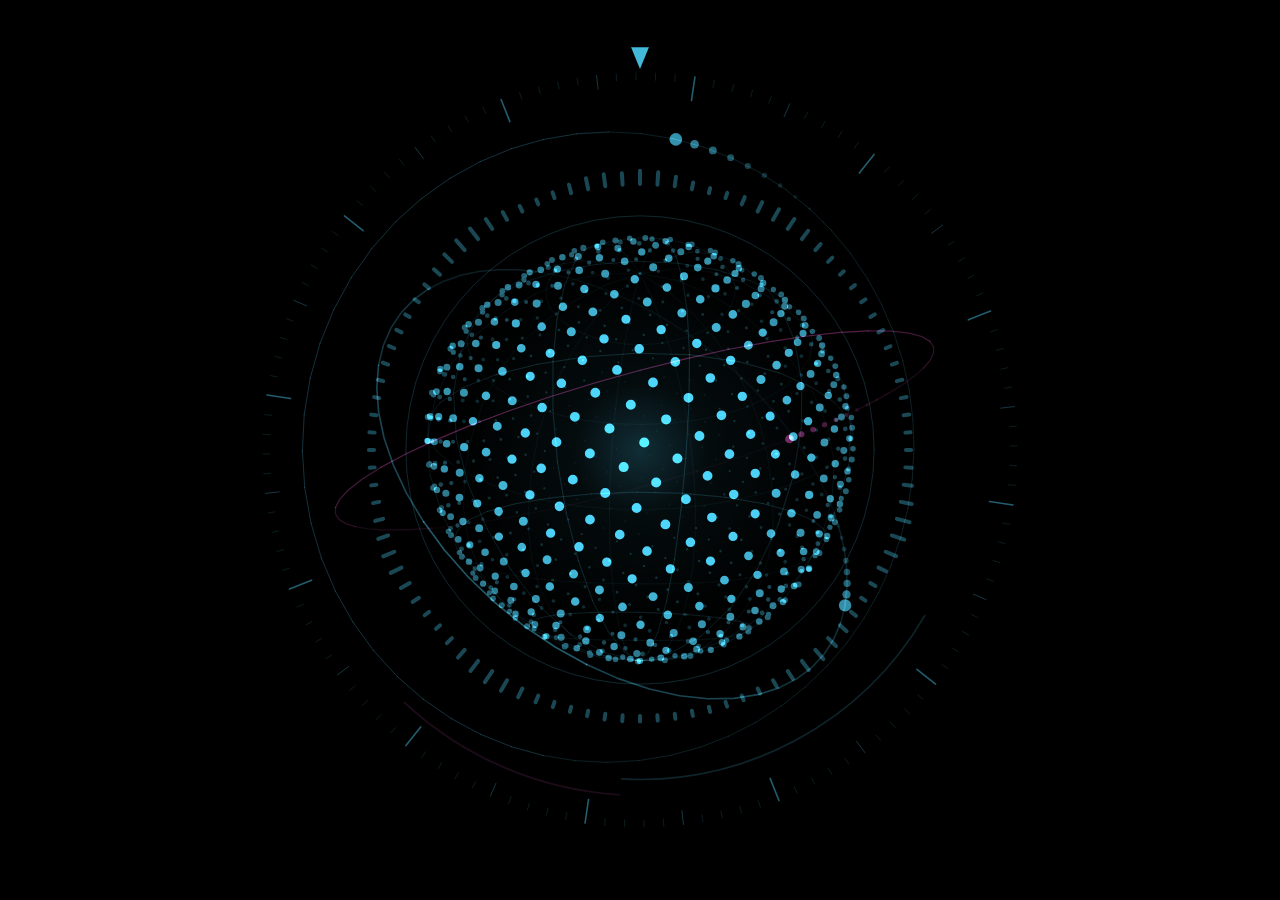
<file: jervis-app-source/video/capture/pages/orb.html>
<!DOCTYPE html>
<!-- Jarvis's own orb (orb.js, unchanged) alone on black, for the film's opening and closing. -->
<html><head><meta charset="UTF-8"><style>
  html, body { margin: 0; height: 100%; background: #000; overflow: hidden; }
  #wrap { position: absolute; inset: 0; display: grid; place-items: center; }
  #stage { width: 810px; height: 810px; display: grid; place-items: center; }
</style></head>
<body><div id="wrap"><div id="stage"><canvas id="orbCanvas"></canvas></div></div>
<script src="../../../orb.js"></script>
<script>window.initOrb('orbCanvas');</script>
</body></html>
</file>
<file: jervis-app-source/style.css>
@import url('https://fonts.googleapis.com/css2?family=Inter:wght@300;400;500;600;700&family=JetBrains+Mono:wght@400;500&family=Orbitron:wght@500;600;700;800&display=swap');

/* Registered so the accent colour can be animated: the whole window blends between states instead of snapping. */
@property --accent-rgb { syntax: '<number>+'; inherits: true; initial-value: 79 216 255; }

:root {
  --bg: #02040a;
  --panel: rgb(6 12 24 / .82);
  --surface: rgb(255 255 255 / .04);
  --surface-2: rgb(255 255 255 / .07);
  --border: rgb(255 255 255 / .08);
  --border-strong: rgb(255 255 255 / .16);
  --text: #e8f4ff;
  --muted: #8fa3c4;
  --faint: #5a6b8a;
  --ok: #3df2c0;
  --danger: #ff6b81;
  --magenta: 255 92 214;
  --accent-rgb: 79 216 255;
  --accent: rgb(var(--accent-rgb));
  --cut: 14px;
  --gap: 16px;
  --sans: 'Inter', -apple-system, BlinkMacSystemFont, 'Segoe UI', system-ui, sans-serif;
  --display: 'Orbitron', 'Inter', -apple-system, 'Segoe UI', system-ui, sans-serif;
  --mono: 'JetBrains Mono', ui-monospace, 'SF Mono', Menlo, Consolas, monospace;
}

/* Per-state accent: everything tinted with --accent follows the assistant's mood. */
[data-state="listening"] { --accent-rgb: 61 242 192; }
[data-state="thinking"]  { --accent-rgb: 165 139 255; }
[data-state="speaking"]  { --accent-rgb: 90 169 255; }
[data-state="sleeping"]  { --accent-rgb: 120 135 172; }
[data-state="muted"]     { --accent-rgb: 255 107 129; }

* { box-sizing: border-box; }
html, body { height: 100%; }
body {
  margin: 0;
  overflow: hidden;
  background: var(--bg);
  color: var(--text);
  font-family: var(--sans);
  font-size: 14px;
  line-height: 1.5;
  -webkit-font-smoothing: antialiased;
  user-select: none;
}
h1, h2, p { margin: 0; }
button { font: inherit; color: inherit; }

/* ---------- Shell + background ---------- */
.app {
  position: relative;
  height: 100vh;
  display: flex;
  flex-direction: column;
  padding: 14px 22px 22px;
  gap: var(--gap);
  overflow: hidden;
  /* night sky: a deep blue that falls away to near-black, with the accent's faint glow where the orb is */
  background: radial-gradient(ellipse 80% 60% at 50% 45%, rgb(var(--accent-rgb) / .07), transparent 70%),
    radial-gradient(ellipse 120% 85% at 68% -12%, #101d52, transparent 64%), radial-gradient(ellipse 90% 70% at 8% 108%, #0a1640, transparent 62%),
    linear-gradient(180deg, #060c24, #030613 68%);
}
.aurora { position: absolute; inset: 0; pointer-events: none; overflow: hidden; }
.aurora i {
  will-change: transform;
  position: absolute;
  width: 60vmax; height: 60vmax;
  border-radius: 50%;
  opacity: .3;
}
.aurora i:nth-child(1) { left: -20vmax; top: -26vmax; background: radial-gradient(circle, rgb(var(--accent-rgb) / .55), transparent 68%); animation: drift 26s ease-in-out infinite alternate; }
.aurora i:nth-child(2) { right: -24vmax; bottom: -32vmax; background: radial-gradient(circle, rgb(var(--magenta) / .5), transparent 68%); opacity: .2; animation: drift 32s ease-in-out infinite alternate-reverse; }
.aurora i:nth-child(3) { left: 30%; top: 30%; width: 34vmax; height: 34vmax; background: radial-gradient(circle, rgb(var(--accent-rgb) / .4), transparent 68%); opacity: .12; animation: drift 20s ease-in-out infinite alternate; }
@keyframes drift { to { transform: translate3d(6vmax, 4vmax, 0) scale(1.15); } }

/* A perspective floor of grid lines rolling toward the viewer. */
.grid-floor {
  position: absolute; left: -60%; right: -60%; bottom: -8%; height: 52%;
  pointer-events: none; overflow: hidden;
  transform: perspective(520px) rotateX(66deg);
  transform-origin: 50% 100%;
  -webkit-mask-image: linear-gradient(to top, #000 5%, transparent 85%);
  mask-image: linear-gradient(to top, #000 5%, transparent 85%);
  opacity: .55;
}
.grid-floor::before {
  content: ""; position: absolute; left: 0; right: 0; top: -56px; bottom: 0; will-change: transform;
  background:
    linear-gradient(rgb(var(--accent-rgb) / .22) 1px, transparent 1px) 0 0 / 100% 56px,
    linear-gradient(90deg, rgb(var(--accent-rgb) / .16) 1px, transparent 1px) 0 0 / 72px 100%;
  animation: floor 3.2s linear infinite;
}
@keyframes floor { to { transform: translateY(56px); } }
/* the stars (bg.js) */
.net { position: absolute; inset: 0; width: 100%; height: 100%; pointer-events: none; }
.scanlines {
  position: absolute; inset: 0; pointer-events: none;
  background: repeating-linear-gradient(0deg, rgb(255 255 255 / .02) 0 1px, transparent 1px 3px);
}
.scanlines::after {
  content: ""; position: absolute; left: 0; right: 0; height: 22vh; top: -22vh;
  background: linear-gradient(180deg, transparent, rgb(var(--accent-rgb) / .05), transparent);
  will-change: transform;
  animation: sweep 7s linear infinite;
}
@keyframes sweep { to { transform: translateY(150vh); } }
.grain { position: absolute; inset: 0; pointer-events: none; background: radial-gradient(ellipse at center, transparent 50%, rgb(0 0 0 / .7) 100%); }

/* Thin HUD frame around the whole window with bright corners. */
.frame { position: absolute; inset: 8px; pointer-events: none; border: 1px solid rgb(var(--accent-rgb) / .1); z-index: 2; }
.frame i { position: absolute; width: 22px; height: 22px; border: 0 solid rgb(var(--accent-rgb) / .8); filter: drop-shadow(0 0 6px rgb(var(--accent-rgb) / .8)); }
.frame i:nth-child(1) { left: -1px; top: -1px; border-width: 2px 0 0 2px; }
.frame i:nth-child(2) { right: -1px; top: -1px; border-width: 2px 2px 0 0; }
.frame i:nth-child(3) { left: -1px; bottom: -1px; border-width: 0 0 2px 2px; }
.frame i:nth-child(4) { right: -1px; bottom: -1px; border-width: 0 2px 2px 0; }

.topbar, .layout { position: relative; z-index: 1; }

/* ---------- Boot sequence (plays once when the window opens) ---------- */
.boot {
  position: absolute; inset: 0; z-index: 30; pointer-events: none;
  display: grid; place-items: center;
  background: #02040a;
  animation: bootOut 1.7s cubic-bezier(.6, 0, .3, 1) forwards;
}
.boot > div { display: grid; justify-items: center; gap: 16px; }
.boot-mark { width: 54px; height: 54px; border-radius: 50%; border: 2px solid rgb(var(--accent-rgb) / .9); border-top-color: transparent; box-shadow: 0 0 24px rgb(var(--accent-rgb) / .6); animation: spin 1s linear infinite; }
.boot p { font-family: var(--display); font-size: 13px; letter-spacing: .5em; text-transform: uppercase; color: rgb(var(--accent-rgb)); text-indent: .5em; }
.boot em { width: 190px; height: 2px; background: rgb(255 255 255 / .1); overflow: hidden; }
.boot em i { display: block; height: 100%; background: rgb(var(--accent-rgb)); box-shadow: 0 0 10px rgb(var(--accent-rgb)); animation: load 1.2s ease-out forwards; }
@keyframes load { from { width: 0; } to { width: 100%; } }
@keyframes bootOut { 0%, 68% { opacity: 1; visibility: visible; } 100% { opacity: 0; visibility: hidden; } }
@keyframes spin { to { transform: rotate(360deg); } }
.topbar, .card, .stage { animation: bootIn .8s cubic-bezier(.2, .8, .2, 1) both; }
.col-left .card:nth-child(1) { animation-delay: 1.0s; }
.col-left .card:nth-child(2) { animation-delay: 1.1s; }
.col-left .card:nth-child(n+3) { animation-delay: 1.2s; }
.stage { animation-delay: 1.05s; }
.col-right .card { animation-delay: 1.15s; }
.topbar { animation-delay: .95s; }
@keyframes bootIn { from { opacity: 0; transform: translateY(14px); filter: blur(6px); } to { opacity: 1; transform: none; filter: none; } }

/* ---------- Top bar ---------- */
.topbar {
  display: grid;
  grid-template-columns: 1fr auto 1fr;
  align-items: center;
  gap: 12px;
  min-height: 42px;
  padding: 0 4px;
  -webkit-app-region: drag;
}
.is-mac .topbar { padding-left: 76px; }   /* room for the traffic lights */
.brand { display: flex; align-items: center; gap: 12px; min-width: 0; }
.logo { width: 28px; height: 28px; flex: none; will-change: transform; animation: logoSpin 24s linear infinite; }
@keyframes logoSpin { to { transform: rotate(360deg); } }
.wordmark { font-family: var(--display); font-weight: 700; font-size: 17px; letter-spacing: .32em; text-transform: uppercase; color: #fff; text-shadow: 0 0 18px rgb(var(--accent-rgb) / .7); }
.tagline { color: var(--faint); font-family: var(--mono); font-size: 10.5px; letter-spacing: .16em; text-transform: uppercase; padding-left: 12px; border-left: 1px solid rgb(var(--accent-rgb) / .4); white-space: nowrap; }
.conn {
  display: flex; align-items: center; gap: 10px;
  padding: 7px 18px;
  border: 1px solid rgb(var(--accent-rgb) / .28);
  clip-path: polygon(10px 0, 100% 0, calc(100% - 10px) 100%, 0 100%);
  background: rgb(var(--accent-rgb) / .07);
  color: var(--muted);
  font-family: var(--mono); font-size: 11px; letter-spacing: .14em; text-transform: uppercase;
  white-space: nowrap;
}
.conn > i { width: 7px; height: 7px; border-radius: 50%; background: var(--danger); box-shadow: 0 0 10px var(--danger); animation: blink 1.2s ease-in-out infinite; }
.is-connected .conn { color: var(--text); }
.is-connected .conn > i { background: var(--ok); box-shadow: 0 0 10px var(--ok); animation: none; }
@keyframes blink { 50% { opacity: .25; } }
.bars { display: flex; align-items: flex-end; gap: 2px; height: 12px; margin-left: 2px; }
.bars u { width: 2px; background: rgb(var(--accent-rgb)); opacity: .3; }
.bars u:nth-child(1) { height: 4px; } .bars u:nth-child(2) { height: 7px; } .bars u:nth-child(3) { height: 10px; } .bars u:nth-child(4) { height: 12px; }
.is-connected .bars u { opacity: 1; box-shadow: 0 0 6px rgb(var(--accent-rgb)); }
.clock { justify-self: end; display: flex; align-items: center; gap: 12px; color: var(--muted); font-family: var(--mono); font-size: 11px; letter-spacing: .06em; white-space: nowrap; font-variant-numeric: tabular-nums; text-transform: uppercase; }
.clock strong { color: #fff; font-family: var(--display); font-weight: 600; font-size: 17px; letter-spacing: .1em; text-shadow: 0 0 14px rgb(var(--accent-rgb) / .6); }
.clock .sep { width: 1px; height: 16px; background: rgb(var(--accent-rgb) / .35); }
#uptimeText::before { content: "UP "; color: var(--faint); }

/* ---------- Layout ---------- */
.layout {
  flex: 1;
  min-height: 0;
  display: grid;
  grid-template-columns: minmax(250px, 300px) minmax(0, 1fr) minmax(300px, 380px);
  gap: var(--gap);
}
.col { min-height: 0; min-width: 0; display: flex; flex-direction: column; gap: var(--gap); }

/* ---------- Panels: cut corners, a thin glowing edge and bright corner brackets ---------- */
.card {
  position: relative;
  isolation: isolate;
  min-width: 0;
  padding: 18px 18px 16px;
  background:
    linear-gradient(180deg, rgb(var(--accent-rgb) / .07), transparent 38%),
    var(--panel);
  clip-path: polygon(var(--cut) 0, 100% 0, 100% calc(100% - var(--cut)), calc(100% - var(--cut)) 100%, 0 100%, 0 var(--cut));
}
.card::after {   /* the edge line */
  content: ""; position: absolute; inset: 0; padding: 1px; pointer-events: none; z-index: 2;
  background: linear-gradient(135deg, rgb(var(--accent-rgb) / .75), rgb(var(--accent-rgb) / .1) 35%, rgb(var(--accent-rgb) / .06) 65%, rgb(var(--accent-rgb) / .55));
  -webkit-mask: linear-gradient(#000 0 0) content-box, linear-gradient(#000 0 0);
  -webkit-mask-composite: xor;
  mask-composite: exclude;
}
.card::before {   /* bright corners on the two square corners */
  content: ""; position: absolute; inset: 0; pointer-events: none; z-index: 2;
  --c: rgb(var(--accent-rgb));
  background:
    linear-gradient(var(--c), var(--c)) right top / 16px 2px no-repeat,
    linear-gradient(var(--c), var(--c)) right top / 2px 16px no-repeat,
    linear-gradient(var(--c), var(--c)) left bottom / 16px 2px no-repeat,
    linear-gradient(var(--c), var(--c)) left bottom / 2px 16px no-repeat;
  filter: drop-shadow(0 0 4px rgb(var(--accent-rgb) / .9));
}
.card-head { display: flex; align-items: center; justify-content: space-between; gap: 10px; margin-bottom: 14px; }
.card h2 { display: flex; align-items: center; gap: 9px; font-family: var(--display); font-size: 11px; font-weight: 600; letter-spacing: .22em; text-transform: uppercase; color: rgb(var(--accent-rgb)); text-shadow: 0 0 12px rgb(var(--accent-rgb) / .5); }
.card h2::before { content: ""; width: 7px; height: 7px; background: rgb(var(--accent-rgb)); box-shadow: 0 0 10px rgb(var(--accent-rgb)); transform: rotate(45deg); }
.badge { padding: 2px 10px; font-family: var(--mono); font-size: 10px; letter-spacing: .1em; text-transform: uppercase; clip-path: polygon(6px 0, 100% 0, calc(100% - 6px) 100%, 0 100%); }
.badge.ok { color: var(--ok); background: rgb(61 242 192 / .13); }
.badge.warn { color: #ffd166; background: rgb(255 209 102 / .13); }
.badge.bad { color: var(--danger); background: rgb(255 107 129 / .15); }

/* Gauges */
.gauges { display: grid; grid-template-columns: repeat(3, 1fr); gap: 8px; padding-bottom: 16px; }
.gauge { position: relative; display: grid; place-items: center; text-align: center; }
.gauge svg { width: 100%; max-width: 82px; transform: rotate(-90deg); overflow: visible; }
.gauge circle { fill: none; stroke-width: 4.5; }
.gauge .ticks { stroke: rgb(var(--accent-rgb) / .4); stroke-width: 2.2; stroke-dasharray: .8 3.15; }
.gauge .track { stroke: rgb(255 255 255 / .07); }
.gauge .value {
  stroke: var(--g1);
  stroke-linecap: butt;
  stroke-dasharray: 163.4;
  stroke-dashoffset: 163.4;
  filter: drop-shadow(0 0 5px var(--g1));
  transition: stroke-dashoffset .9s cubic-bezier(.2, .8, .2, 1);
}
.gauge b { position: absolute; top: 50%; left: 0; right: 0; transform: translateY(-64%); font-family: var(--display); font-size: 12px; font-weight: 600; font-variant-numeric: tabular-nums; }
.gauge span { position: absolute; bottom: -15px; left: 0; right: 0; color: var(--faint); font-family: var(--mono); font-size: 9.5px; letter-spacing: .14em; text-transform: uppercase; }
.spark { margin-top: 12px; padding-top: 12px; border-top: 1px dashed rgb(var(--accent-rgb) / .25); }
.spark-head { display: flex; justify-content: space-between; margin-bottom: 6px; color: var(--faint); font-family: var(--mono); font-size: 10px; letter-spacing: .08em; text-transform: uppercase; }
.spark-head em { font-style: normal; color: rgb(var(--accent-rgb)); }
.spark svg { display: block; width: 100%; height: 46px; background:
  linear-gradient(rgb(var(--accent-rgb) / .1) 1px, transparent 1px) 0 0 / 100% 25%,
  linear-gradient(90deg, rgb(var(--accent-rgb) / .07) 1px, transparent 1px) 0 0 / 10% 100%; }
.spark polyline { filter: drop-shadow(0 0 3px #4fd8ff); }

/* Weather */
.loc { color: var(--faint); font-family: var(--mono); font-size: 10.5px; letter-spacing: .08em; text-transform: uppercase; }
.weather-body { display: flex; align-items: center; gap: 16px; }
.wx-icon { width: 56px; height: 56px; flex: none; will-change: transform; animation: float 5s ease-in-out infinite; }
@keyframes float { 50% { transform: translateY(-3px); } }
.temp { font-family: var(--display); font-size: 36px; font-weight: 600; line-height: 1; letter-spacing: -.01em; text-shadow: 0 0 20px rgb(var(--accent-rgb) / .5); }
.temp sup { font-size: 14px; color: var(--muted); font-weight: 500; margin-left: 3px; vertical-align: top; position: relative; top: 2px; }
.weather-body p { margin-top: 6px; color: var(--muted); font-family: var(--mono); font-size: 11px; letter-spacing: .06em; text-transform: uppercase; }

/* Timers */
.timers[hidden] { display: none; }
.timers ul { margin: 0; padding: 0; list-style: none; display: grid; gap: 13px; }
.timer-item { display: grid; gap: 7px; }
.timer-top { display: flex; justify-content: space-between; align-items: baseline; gap: 10px; }
.timer-name { color: var(--muted); font-family: var(--mono); font-size: 11px; letter-spacing: .08em; text-transform: uppercase; overflow: hidden; text-overflow: ellipsis; white-space: nowrap; }
.timer-time { font-family: var(--display); font-size: 20px; font-weight: 600; letter-spacing: .02em; font-variant-numeric: tabular-nums; text-shadow: 0 0 14px rgb(var(--accent-rgb) / .55); }
.timer-bar { height: 5px; background: rgb(255 255 255 / .07); overflow: hidden; clip-path: polygon(3px 0, 100% 0, calc(100% - 3px) 100%, 0 100%); }
.timer-bar i { display: block; height: 100%; width: 100%; background: linear-gradient(90deg, rgb(var(--accent-rgb)), rgb(var(--magenta))); box-shadow: 0 0 10px rgb(var(--accent-rgb) / .8); transition: width 1s linear; }
.timer-item.done .timer-time { color: var(--ok); }

/* Tips */
/* ---------- Try saying: tabs by kind, each example one click away from the message box ---------- */
.tips { flex: 1; min-height: 0; display: flex; flex-direction: column; }
.tips .card-head { margin-bottom: 12px; }
.tips-hint { font-family: var(--mono); font-size: 9.5px; letter-spacing: .14em; text-transform: uppercase; color: var(--faint); }
.tip-tabs { display: flex; gap: 2px; padding: 3px; margin-bottom: 10px; background: rgb(255 255 255 / .03); border: 1px solid var(--border);
  clip-path: polygon(6px 0, 100% 0, 100% calc(100% - 6px), calc(100% - 6px) 100%, 0 100%, 0 6px); }
.tip-tabs button { flex: 1; min-width: 0; padding: 5px 0 6px; border: 0; background: none; cursor: pointer; font-family: var(--mono);
  font-size: 9.5px; letter-spacing: .12em; text-transform: uppercase; color: var(--faint); transition: color .2s, background .2s, box-shadow .2s; }
.tip-tabs button:hover { color: var(--muted); }
.tip-tabs button[aria-selected="true"] { color: rgb(var(--accent-rgb)); background: rgb(var(--accent-rgb) / .12);
  box-shadow: inset 0 -1px 0 rgb(var(--accent-rgb) / .9); text-shadow: 0 0 10px rgb(var(--accent-rgb) / .5); }
.tip-tabs button:focus-visible { outline: 1px solid rgb(var(--accent-rgb) / .7); outline-offset: -1px; }
.tips ul { flex: 1; min-height: 0; overflow-y: auto; overflow-x: hidden; margin: 0 -6px 0 0; padding: 4px 6px 10px 0; list-style: none;
  display: flex; flex-direction: column; gap: 1px; scrollbar-width: thin; scrollbar-color: rgb(var(--accent-rgb) / .35) transparent;
  -webkit-mask: linear-gradient(transparent, #000 10px, #000 calc(100% - 22px), transparent); mask: linear-gradient(transparent, #000 10px, #000 calc(100% - 22px), transparent); }
.tips ul::-webkit-scrollbar { width: 4px; height: 0; }
.tips ul::-webkit-scrollbar-track { background: transparent; }
.tips ul::-webkit-scrollbar-thumb { background: rgb(var(--accent-rgb) / .3); border-radius: 4px; }
.tips ul::-webkit-scrollbar-thumb:hover { background: rgb(var(--accent-rgb) / .6); }
.tips li { min-width: 0; animation: tip-in .32s cubic-bezier(.2, .7, .2, 1) both; animation-delay: calc(var(--i, 0) * 28ms); }
.tips li[hidden] { display: none; }
.tip { position: relative; width: 100%; display: grid; grid-template-columns: 26px minmax(0, 1fr) 14px; align-items: center; gap: 10px;
  padding: 6px 8px 6px 6px; border: 0; background: none; text-align: left; color: inherit; font: inherit;
  clip-path: polygon(0 0, 100% 0, 100% calc(100% - 7px), calc(100% - 7px) 100%, 0 100%); transition: background .22s; }
button.tip { cursor: pointer; }
.tip::before { content: ""; position: absolute; left: 0; top: 8px; bottom: 8px; width: 2px; background: rgb(var(--accent-rgb));
  box-shadow: 0 0 8px rgb(var(--accent-rgb)); opacity: 0; transform: scaleY(.3); transition: opacity .22s, transform .22s; }
.tip-ic { width: 26px; height: 26px; padding: 5px; fill: none; stroke: rgb(var(--accent-rgb) / .9); stroke-width: 1.6; stroke-linecap: round;
  stroke-linejoin: round; background: rgb(var(--accent-rgb) / .08); border: 1px solid rgb(var(--accent-rgb) / .18);
  clip-path: polygon(5px 0, 100% 0, 100% calc(100% - 5px), calc(100% - 5px) 100%, 0 100%, 0 5px); transition: background .22s, border-color .22s, filter .22s; }
.tip-ic .fill { fill: rgb(var(--accent-rgb) / .9); stroke: none; }
.tip-text { min-width: 0; display: grid; gap: 1px; }
.tip-text b { font-size: 12.5px; font-weight: 500; line-height: 1.3; color: var(--text); overflow-wrap: anywhere; }
.tip-text span { font-size: 11px; line-height: 1.3; color: var(--faint); transition: color .22s; }
.tip-go { width: 14px; height: 14px; fill: none; stroke: rgb(var(--accent-rgb)); stroke-width: 1.6; stroke-linecap: round; stroke-linejoin: round;
  opacity: 0; transform: translateX(-4px); transition: opacity .22s, transform .22s; }
button.tip:hover, button.tip:focus-visible { background: linear-gradient(90deg, rgb(var(--accent-rgb) / .13), rgb(var(--accent-rgb) / .02) 80%); outline: none; }
button.tip:hover::before, button.tip:focus-visible::before { opacity: 1; transform: none; }
button.tip:hover .tip-ic, button.tip:focus-visible .tip-ic { background: rgb(var(--accent-rgb) / .16); border-color: rgb(var(--accent-rgb) / .45);
  filter: drop-shadow(0 0 6px rgb(var(--accent-rgb) / .55)); }
button.tip:hover .tip-text span, button.tip:focus-visible .tip-text span { color: var(--muted); }
button.tip:hover .tip-go, button.tip:focus-visible .tip-go { opacity: 1; transform: none; }
button.tip:active { background: rgb(var(--accent-rgb) / .2); }
.tip-static .tip-ic { opacity: .75; }
@keyframes tip-in { from { opacity: 0; transform: translateY(6px); } }
@media (prefers-reduced-motion: reduce) { .tips li { animation: none; } .tip-go, .tip::before { transition: none; } }
/* the message box, after a tip was clicked: a short glow says where it went */
.typebar.tip-filled { animation: tip-filled 1.1s ease-out; }
@keyframes tip-filled { 0% { background: rgb(var(--accent-rgb) / .38); } }

/* ---------- Stage ---------- */
.stage {
  min-width: 0; min-height: 0;
  display: flex; flex-direction: column; align-items: center; justify-content: center;
  text-align: center;
  gap: 4px;
}
.orb-wrap { position: relative; flex: 1 1 0; min-height: 260px; width: 100%; max-height: 580px; }
#orbCanvas { position: absolute; left: 50%; top: 50%; transform: translate(-50%, -50%); }
.orb-wrap::before {
  content: ""; position: absolute; left: 50%; top: 50%; width: min(100%, 130vh); aspect-ratio: 1; max-height: 130%; transform: translate(-50%, -50%);
  background: radial-gradient(circle, rgb(var(--accent-rgb) / .2), rgb(var(--accent-rgb) / .06) 32%, transparent 60%);
  opacity: .8; pointer-events: none; transition: opacity .8s ease;
}
[data-state="sleeping"] .orb-wrap::before { opacity: .3; }
[data-state="listening"] .orb-wrap::before, [data-state="thinking"] .orb-wrap::before, [data-state="speaking"] .orb-wrap::before { opacity: 1; }
[data-state="muted"] .orb-wrap::before { opacity: .25; }
.reticle { position: absolute; width: 26px; height: 26px; border: 0 solid rgb(var(--accent-rgb) / .55); pointer-events: none; }
.reticle.tl { left: 6%; top: 4%; border-width: 1px 0 0 1px; }
.reticle.tr { right: 6%; top: 4%; border-width: 1px 1px 0 0; }
.reticle.bl { left: 6%; bottom: 4%; border-width: 0 0 1px 1px; }
.reticle.br { right: 6%; bottom: 4%; border-width: 0 1px 1px 0; }
.hud { position: absolute; top: 7%; display: grid; gap: 2px; font-family: var(--mono); font-size: 10px; letter-spacing: .18em; text-transform: uppercase; pointer-events: none; }
.hud span { color: var(--faint); }
.hud b { font-weight: 500; color: rgb(var(--accent-rgb)); text-shadow: 0 0 10px rgb(var(--accent-rgb) / .7); }
.hud-l { left: 8.5%; text-align: left; }
.hud-r { right: 8.5%; text-align: right; }
.hud-state::after { content: "Standby"; }
[data-state="listening"] .hud-state::after { content: "Receiving"; }
[data-state="thinking"] .hud-state::after { content: "Processing"; }
[data-state="speaking"] .hud-state::after { content: "Transmitting"; }
[data-state="sleeping"] .hud-state::after { content: "Hibernating"; }
[data-state="muted"] .hud-state::after { content: "Mic offline"; }
.hud-link::after { content: "Searching"; }
.is-connected .hud-link::after { content: "Secure"; }
.stage-copy h1 {
  font-family: var(--display);
  font-size: clamp(22px, 3vw, 36px);
  font-weight: 700;
  letter-spacing: .24em;
  text-indent: .24em;
  text-transform: uppercase;
  color: #fff;
  text-shadow: 0 0 24px rgb(var(--accent-rgb) / .9), 0 0 60px rgb(var(--accent-rgb) / .45);
}
.stage-copy p { margin-top: 8px; color: var(--muted); font-size: 13.5px; letter-spacing: .02em; }
.caption {
  position: relative;
  width: min(580px, 92%);
  min-height: 62px;
  margin-top: 14px;
  padding: 12px 20px 12px 24px;
  text-align: left;
  background: linear-gradient(90deg, rgb(var(--accent-rgb) / .13), rgb(var(--accent-rgb) / .03));
  clip-path: polygon(0 0, calc(100% - 14px) 0, 100% 14px, 100% 100%, 14px 100%, 0 calc(100% - 14px));
  opacity: 0;
  transform: translateY(6px);
  transition: opacity .35s, transform .35s;
}
.caption::before { content: ""; position: absolute; left: 0; top: 0; bottom: 0; width: 3px; background: rgb(var(--accent-rgb)); box-shadow: 0 0 12px rgb(var(--accent-rgb)); }
.caption.show { opacity: 1; transform: none; }
.cap-label { display: block; margin-bottom: 2px; color: rgb(var(--accent-rgb)); font-family: var(--mono); font-size: 10px; font-weight: 500; letter-spacing: .24em; text-transform: uppercase; }
.caption p { font-size: 14px; color: var(--text); display: -webkit-box; line-clamp: 3; -webkit-line-clamp: 3; -webkit-box-orient: vertical; overflow: hidden; }

/* Typing box under the orb: a command line in the same cut-corner style. */
.typebar {
  position: relative;
  width: min(580px, 92%);
  margin-top: 12px;
  display: flex; align-items: center; gap: 10px;
  padding: 0 6px 0 16px;
  height: 46px;
  background: linear-gradient(90deg, rgb(var(--accent-rgb) / .1), rgb(var(--accent-rgb) / .03));
  clip-path: polygon(12px 0, 100% 0, 100% calc(100% - 12px), calc(100% - 12px) 100%, 0 100%, 0 12px);
  transition: background .25s;
  -webkit-app-region: no-drag;
}
.typebar::before {   /* the edge line, brighter while typing */
  content: ""; position: absolute; inset: 0; padding: 1px; pointer-events: none;
  background: linear-gradient(135deg, rgb(var(--accent-rgb) / .55), rgb(var(--accent-rgb) / .12) 45%, rgb(var(--accent-rgb) / .4));
  -webkit-mask: linear-gradient(#000 0 0) content-box, linear-gradient(#000 0 0);
  -webkit-mask-composite: xor; mask-composite: exclude;
  clip-path: polygon(12px 0, 100% 0, 100% calc(100% - 12px), calc(100% - 12px) 100%, 0 100%, 0 12px);
  transition: opacity .25s;
}
.typebar:focus-within { background: linear-gradient(90deg, rgb(var(--accent-rgb) / .2), rgb(var(--accent-rgb) / .06)); }
.typebar:focus-within::before { background: linear-gradient(135deg, rgb(var(--accent-rgb)), rgb(var(--accent-rgb) / .35) 50%, rgb(var(--accent-rgb))); }
.type-prompt { color: rgb(var(--accent-rgb)); font-family: var(--mono); font-size: 20px; line-height: 1; text-shadow: 0 0 10px rgb(var(--accent-rgb)); }
#typeInput {
  flex: 1; min-width: 0; height: 100%;
  border: 0; outline: 0; background: transparent;
  color: var(--text); font: inherit; font-size: 14px; letter-spacing: .01em;
  caret-color: rgb(var(--accent-rgb));
  user-select: text;
}
#typeInput::placeholder { color: var(--faint); }
.type-send {
  width: 34px; height: 34px; flex: none; display: grid; place-items: center;
  border: 0; background: rgb(var(--accent-rgb) / .2); color: #fff; cursor: pointer;
  clip-path: polygon(8px 0, 100% 0, calc(100% - 8px) 100%, 0 100%);
  transition: background .2s, transform .15s;
}
.type-send svg { width: 16px; height: 16px; filter: drop-shadow(0 0 5px rgb(var(--accent-rgb))); }
.type-send:hover { background: rgb(var(--accent-rgb) / .45); }
.type-send:active { transform: scale(.92); }
.type-send:focus-visible { outline: 2px solid rgb(var(--accent-rgb)); outline-offset: 2px; }
.typebar.sent { animation: sentFlash .6s ease-out; }
.typebar.nope { animation: nope .4s ease; }
@keyframes sentFlash { 0% { box-shadow: 0 0 0 0 rgb(var(--accent-rgb) / .8); background: rgb(var(--accent-rgb) / .4); } 100% { background: rgb(var(--accent-rgb) / .1); } }
@keyframes nope { 25% { transform: translateX(-5px); } 75% { transform: translateX(5px); } }

/* Attach button (paperclip) inside the type bar, and the staged-image preview above it */
.attach-btn {
  width: 30px; height: 30px; flex: none; display: grid; place-items: center;
  border: 0; background: transparent; color: var(--faint); cursor: pointer;
  transition: color .2s, background .2s; border-radius: 50%;
  -webkit-app-region: no-drag;
}
.attach-btn svg { width: 17px; height: 17px; }
.attach-btn:hover { color: rgb(var(--accent-rgb)); background: rgb(var(--accent-rgb) / .12); }
.attach-btn:focus-visible { outline: 2px solid rgb(var(--accent-rgb)); outline-offset: 2px; }
.attach-preview {
  display: flex; align-items: center; gap: 8px;
  width: min(580px, 92%); margin-top: 10px; padding: 6px 8px 6px 6px;
  background: rgb(var(--accent-rgb) / .08); border-left: 2px solid rgb(var(--accent-rgb));
  clip-path: polygon(8px 0, 100% 0, 100% 100%, 0 100%, 0 8px);
  -webkit-app-region: no-drag;
}
.attach-preview[hidden] { display: none; }
.attach-preview img { width: 36px; height: 36px; object-fit: cover; border: 1px solid rgb(var(--accent-rgb) / .3); flex: none; }
.attach-name { flex: 1; min-width: 0; overflow: hidden; text-overflow: ellipsis; white-space: nowrap; font-family: var(--mono); font-size: 11px; color: var(--muted); }
.attach-remove { width: 22px; height: 22px; flex: none; border: 0; border-radius: 50%; background: rgb(var(--magenta) / .18); color: rgb(var(--magenta)); font-size: 15px; line-height: 1; cursor: pointer; }
.attach-remove:hover { background: rgb(var(--magenta) / .35); }
.app.drag-over::after {
  content: "Drop an image for Jarvis"; position: fixed; inset: 0; z-index: 60;
  display: grid; place-items: center;
  font-family: var(--mono); font-size: 15px; letter-spacing: .1em; text-transform: uppercase; color: #fff;
  background: rgb(3 8 18 / .78);
  border: 2px dashed rgb(var(--accent-rgb) / .7);
  pointer-events: none;
}

.dock { margin-top: 16px; display: flex; flex-direction: column; align-items: center; gap: 12px; }
.mic-row { position: relative; }
.mic {
  position: relative;
  width: 70px; height: 70px;
  display: grid; place-items: center;
  border: 1px solid rgb(var(--accent-rgb) / .55);
  border-radius: 50%;
  background: radial-gradient(circle at 50% 35%, rgb(var(--accent-rgb) / .3), rgb(var(--accent-rgb) / .05) 70%);
  color: #fff;
  cursor: pointer;
  box-shadow: 0 0 34px rgb(var(--accent-rgb) / .35), inset 0 0 18px rgb(var(--accent-rgb) / .25);
  transition: transform .2s, box-shadow .3s, border-color .3s;
  -webkit-app-region: no-drag;
}
.mic::before { content: ""; will-change: transform; position: absolute; inset: -9px; border-radius: 50%; border: 1px dashed rgb(var(--accent-rgb) / .5); animation: spin 14s linear infinite; }
.mic::after { content: ""; will-change: transform; position: absolute; inset: -17px; border-radius: 50%; border: 2px solid transparent; border-top-color: rgb(var(--accent-rgb) / .7); border-bottom-color: rgb(var(--accent-rgb) / .35); animation: spin 5s linear infinite reverse; opacity: .8; }
.mic:hover { transform: scale(1.06); box-shadow: 0 0 50px rgb(var(--accent-rgb) / .6), inset 0 0 22px rgb(var(--accent-rgb) / .35); }
.mic:active { transform: scale(.94); }
.mic:focus-visible { outline: 2px solid rgb(var(--accent-rgb)); outline-offset: 12px; border-radius: 50%; }
.mic svg { width: 27px; height: 27px; filter: drop-shadow(0 0 6px rgb(var(--accent-rgb))); }
.mic .ic-off { display: none; }
.mic.muted .ic-off { display: block; }
.mic.muted .ic-mic { display: none; }
.mic.muted::before, .mic.muted::after { animation-play-state: paused; opacity: .35; }
.mic-ring { position: absolute; inset: -1px; border-radius: 50%; border: 1px solid rgb(var(--accent-rgb) / .7); opacity: 0; }
[data-state="listening"] .mic-ring, [data-state="speaking"] .mic-ring { animation: ripple 1.8s ease-out infinite; }
@keyframes ripple { from { opacity: .8; transform: scale(1); } to { opacity: 0; transform: scale(2); } }
.mic-hint { color: var(--faint); font-family: var(--mono); font-size: 10.5px; letter-spacing: .12em; text-transform: uppercase; }

/* Stop-and-listen: a small cut-corner button that slides out beside the mic only while Jarvis is talking.
   It is absolutely positioned, so it never moves anything else. */
.stop-btn {
  position: absolute; left: calc(100% + 24px); top: 50%;
  width: 40px; height: 40px;
  display: grid; place-items: center;
  border: 0;
  background: rgb(var(--accent-rgb) / .2);
  clip-path: polygon(10px 0, 100% 0, 100% calc(100% - 10px), calc(100% - 10px) 100%, 0 100%, 0 10px);
  color: #fff;
  cursor: pointer;
  opacity: 0; visibility: hidden; pointer-events: none;
  transform: translate(-8px, -50%) scale(.85);
  transition: opacity .25s, transform .25s, visibility 0s .25s, background .2s;
  -webkit-app-region: no-drag;
}
.stop-btn svg { width: 15px; height: 15px; filter: drop-shadow(0 0 5px rgb(var(--accent-rgb))); }
[data-state="speaking"] .stop-btn { opacity: 1; visibility: visible; pointer-events: auto; transform: translate(0, -50%) scale(1); transition-delay: 0s; }
.stop-btn:hover { background: rgb(var(--accent-rgb) / .45); }
.stop-btn:active { transform: translate(0, -50%) scale(.92); }
.stop-btn:focus-visible { outline: 2px solid rgb(var(--accent-rgb)); outline-offset: 3px; }

/* Jarvis's own speaking volume: mirrors stop-btn's position on the mic's other side, always visible (not tied to
   data-state) since it's useful whether or not he's currently talking. */
.speak-vol {
  position: absolute; right: calc(100% + 24px); top: 50%; transform: translateY(-50%);
  display: flex; align-items: center; gap: 8px;
  -webkit-app-region: no-drag;
}
.speak-vol-btn {
  width: 40px; height: 40px; border-radius: 50%; border: 0;
  display: grid; place-items: center;
  background: rgb(var(--accent-rgb) / .2); color: #fff; cursor: pointer;
  transition: background .2s, transform .2s;
}
.speak-vol-btn:hover { background: rgb(var(--accent-rgb) / .45); }
.speak-vol-btn:active { transform: scale(.92); }
.speak-vol-btn:focus-visible { outline: 2px solid rgb(var(--accent-rgb)); outline-offset: 3px; }
.speak-vol-btn svg { width: 18px; height: 18px; filter: drop-shadow(0 0 5px rgb(var(--accent-rgb))); }
.speak-vol-btn .ic-mute { display: none; }
.speak-vol.muted .speak-vol-btn .ic-loud { display: none; }
.speak-vol.muted .speak-vol-btn .ic-mute { display: block; }
#speakVolSlider { width: 80px; accent-color: rgb(var(--accent-rgb)); cursor: pointer; }
.speak-vol.muted #speakVolSlider { opacity: .4; }
kbd { padding: 1px 6px; border: 1px solid rgb(var(--accent-rgb) / .4); border-radius: 3px; background: rgb(var(--accent-rgb) / .08); color: rgb(var(--accent-rgb)); font-family: var(--mono); font-size: 10.5px; }

/* ---------- Chat ---------- */
.chat { flex: 1; min-height: 0; display: flex; flex-direction: column; padding-bottom: 12px; }
.head-actions { display: flex; align-items: center; gap: 10px; }
.count { color: var(--faint); font-family: var(--mono); font-size: 10px; letter-spacing: .08em; text-transform: uppercase; }
.ghost { padding: 3px 11px; border: 1px solid rgb(var(--accent-rgb) / .35); background: transparent; color: rgb(var(--accent-rgb)); font-family: var(--mono); font-size: 10px; letter-spacing: .1em; text-transform: uppercase; cursor: pointer; clip-path: polygon(5px 0, 100% 0, calc(100% - 5px) 100%, 0 100%); transition: .2s; -webkit-app-region: no-drag; }
.ghost:hover { background: rgb(var(--accent-rgb) / .18); color: #fff; }
.chat-log {
  flex: 1; min-height: 0; overflow-y: auto;
  display: flex; flex-direction: column; gap: 13px;
  padding: 2px 6px 4px 0;
  overscroll-behavior: contain;
  scroll-behavior: smooth;
  user-select: text;
}
.chat-log::-webkit-scrollbar { width: 3px; }
.chat-log::-webkit-scrollbar-thumb { background: rgb(var(--accent-rgb) / .45); }
.msg { max-width: 92%; display: flex; flex-direction: column; gap: 4px; animation: rise .4s cubic-bezier(.2, .8, .2, 1); }
@keyframes rise { from { opacity: 0; transform: translateY(10px) scale(.98); filter: blur(4px); } }
.msg small { color: var(--faint); font-family: var(--mono); font-size: 10px; letter-spacing: .1em; text-transform: uppercase; padding: 0 4px; }
.msg p, .msg .bubble { position: relative; padding: 10px 14px 10px 16px; font-size: 13.5px; line-height: 1.5; overflow-wrap: anywhere; }
.msg.jarvis { align-self: flex-start; max-width: 98%; }
.msg.jarvis .bubble {
  background: linear-gradient(90deg, rgb(var(--accent-rgb) / .13), rgb(var(--accent-rgb) / .03));
  border-left: 2px solid rgb(var(--accent-rgb));
  clip-path: polygon(0 0, calc(100% - 12px) 0, 100% 12px, 100% 100%, 0 100%);
}
.msg.jarvis small { color: rgb(var(--accent-rgb) / .8); }
.msg-image { margin: 2px 0 0; cursor: zoom-in; }
.msg-image img { display: block; width: 100%; max-width: 360px; max-height: 320px; object-fit: contain; background: rgb(3 8 18 / .7); border: 1px solid rgb(var(--accent-rgb) / .3); }
.msg.user .msg-image img { border-color: rgb(var(--magenta) / .35); margin-left: auto; }
.msg-image figcaption { margin-top: 4px; font-family: var(--mono); font-size: 9.5px; letter-spacing: .18em; text-transform: uppercase; color: rgb(var(--accent-rgb)); }
.msg.user { align-self: flex-end; align-items: flex-end; }
.msg.user p {
  padding: 10px 16px 10px 14px;
  background: linear-gradient(270deg, rgb(var(--magenta) / .18), rgb(var(--magenta) / .04));
  border-right: 2px solid rgb(var(--magenta));
  clip-path: polygon(12px 0, 100% 0, 100% 100%, 0 100%, 0 12px);
}
.msg.user small { color: rgb(var(--magenta) / .85); }
.md > * { margin: 0 0 8px; }
.md > *:last-child { margin-bottom: 0; }
.md h4 {
  display: flex; align-items: center; gap: 10px; margin-top: 14px !important;
  font-family: var(--mono); font-size: 10.5px; font-weight: 500; letter-spacing: .16em; text-transform: uppercase; color: rgb(var(--accent-rgb));
}
.md h4::after { content: ""; flex: 1; height: 1px; background: linear-gradient(90deg, rgb(var(--accent-rgb) / .5), transparent); }
.md > h4:first-child { margin-top: 2px !important; }
.md-math { margin: 4px 0 2px !important; padding: 10px 12px; text-align: center; overflow-x: auto; overflow-y: hidden; font-size: 1.22em; color: #fff; background: rgb(var(--accent-rgb) / .07); border-left: 2px solid rgb(var(--accent-rgb) / .55); }
.md-math .katex-display { margin: 0; }
.md-math::-webkit-scrollbar { height: 3px; }
.md-math::-webkit-scrollbar-thumb { background: rgb(var(--accent-rgb) / .5); }
.md-math-inline { color: #fff; }
.md .katex { font-size: 1.05em; }
.md-answer .katex { font-size: 1.25em; }
.md-answer .md-math-inline { text-shadow: none; }
.msg.jarvis .md p { padding: 0; background: none; border: 0; clip-path: none; }
.md ul, .md ol { padding-left: 20px; }
.md li { margin: 3px 0; padding-left: 2px; }
.md li::marker { color: rgb(var(--accent-rgb)); font-family: var(--mono); font-weight: 600; }
.md ol { padding-left: 24px; }
.md ol li { margin: 6px 0; }
.md li code { display: inline-block; margin-top: 1px; padding: 1px 8px; color: #fff; background: rgb(var(--accent-rgb) / .16); border-left: 2px solid rgb(var(--accent-rgb)); font-size: 12.5px; }
.md-answer {
  position: relative; margin-top: 10px !important; padding: 10px 14px 10px 16px;
  font-family: var(--display); font-size: 15px; font-weight: 600; letter-spacing: .04em; color: #fff;
  background: linear-gradient(90deg, rgb(var(--accent-rgb) / .24), rgb(var(--accent-rgb) / .06));
  border: 1px solid rgb(var(--accent-rgb) / .5);
  text-shadow: 0 0 14px rgb(var(--accent-rgb) / .7);
  clip-path: polygon(0 0, calc(100% - 10px) 0, 100% 10px, 100% 100%, 10px 100%, 0 calc(100% - 10px));
}
.md-answer strong { font-weight: 700; }
.md-answer::before { content: "ANSWER"; display: block; margin-bottom: 2px; font-family: var(--mono); font-size: 9.5px; font-weight: 500; letter-spacing: .28em; color: rgb(var(--accent-rgb)); text-shadow: none; }
.md strong { font-weight: 650; color: #fff; }
.md code { padding: 1px 5px; border-radius: 3px; background: rgb(var(--accent-rgb) / .12); font-family: var(--mono); font-size: 12px; }
.md pre { padding: 10px 12px; border-left: 2px solid rgb(var(--accent-rgb) / .6); background: rgb(0 0 0 / .4); overflow-x: auto; font-family: var(--mono); font-size: 12px; }
.md-table { overflow-x: auto; border: 1px solid rgb(var(--accent-rgb) / .25); }
.md-table table { width: 100%; border-collapse: collapse; font-size: 12px; }
.md-table th, .md-table td { padding: 6px 9px; text-align: left; vertical-align: top; border-bottom: 1px solid rgb(var(--accent-rgb) / .12); }
.md-table th { color: rgb(var(--accent-rgb)); font-family: var(--mono); font-weight: 500; font-size: 10.5px; letter-spacing: .1em; text-transform: uppercase; background: rgb(var(--accent-rgb) / .08); }
.md-table tr:last-child td { border-bottom: 0; }
.typing { align-self: flex-start; display: flex; gap: 5px; align-items: center; padding: 13px 16px; border-left: 2px solid rgb(var(--accent-rgb)); background: rgb(var(--accent-rgb) / .09); animation: rise .3s ease; }
.typing i { width: 4px; height: 14px; background: rgb(var(--accent-rgb)); box-shadow: 0 0 8px rgb(var(--accent-rgb)); animation: eq 1s ease-in-out infinite; }
.typing i:nth-child(2) { animation-delay: .15s; }
.typing i:nth-child(3) { animation-delay: .3s; }
@keyframes eq { 0%, 100% { transform: scaleY(.35); opacity: .5; } 50% { transform: scaleY(1.2); opacity: 1; } }
.empty { margin: auto; display: grid; justify-items: center; gap: 4px; text-align: center; color: var(--faint); }
.empty svg { width: 44px; height: 44px; margin-bottom: 8px; color: rgb(var(--accent-rgb)); opacity: .6; filter: drop-shadow(0 0 8px rgb(var(--accent-rgb))); }
.empty p { color: var(--muted); font-family: var(--display); font-size: 12px; letter-spacing: .22em; text-transform: uppercase; }
.empty small { font-size: 12px; }

/* ---------- Timer alert ---------- */
.alert-layer {
  --a: 255 196 87;
  position: fixed; inset: 0; z-index: 50;
  display: grid; place-items: center;
  background: radial-gradient(circle, rgb(3 5 10 / .72), rgb(3 5 10 / .9));
  animation: fade .3s ease;
  -webkit-app-region: no-drag;
}
.alert-layer[hidden] { display: none; }
@keyframes fade { from { opacity: 0; } }
.alert-card {
  position: relative;
  isolation: isolate;
  width: min(390px, 86vw);
  aspect-ratio: 1;
  display: flex; flex-direction: column; align-items: center; justify-content: center;
  padding: 28px;
  text-align: center;
  animation: pop .45s cubic-bezier(.2, 1.3, .3, 1), glow 2.6s ease-in-out .45s infinite;
}
/* The cut-corner shape is drawn on pseudo-elements, so the glow (a filter on the card) can follow its outline. */
.alert-card::after {
  content: ""; position: absolute; inset: 0; z-index: -1;
  background:
    repeating-linear-gradient(-45deg, rgb(var(--a) / .95) 0 10px, rgb(20 16 8) 10px 20px) top / 100% 6px no-repeat,
    linear-gradient(160deg, rgb(var(--a) / .12), transparent 55%), rgb(9 11 18 / .94);
  clip-path: polygon(28px 0, 100% 0, 100% calc(100% - 28px), calc(100% - 28px) 100%, 0 100%, 0 28px);
}
.alert-card::before {
  content: ""; position: absolute; inset: 0; pointer-events: none; padding: 1.5px;
  background: linear-gradient(135deg, rgb(var(--a)), rgb(var(--a) / .15) 40%, rgb(var(--a) / .15) 60%, rgb(var(--a)));
  -webkit-mask: linear-gradient(#000 0 0) content-box, linear-gradient(#000 0 0);
  -webkit-mask-composite: xor; mask-composite: exclude;
  clip-path: polygon(28px 0, 100% 0, 100% calc(100% - 28px), calc(100% - 28px) 100%, 0 100%, 0 28px);
}
@keyframes pop { from { opacity: 0; transform: scale(.85) translateY(14px); } }
@keyframes glow { 50% { filter: drop-shadow(0 0 26px rgb(var(--a) / .6)); } 0%, 100% { filter: drop-shadow(0 0 10px rgb(var(--a) / .3)); } }
.alert-rings { position: absolute; top: 25%; left: 50%; width: 0; height: 0; pointer-events: none; }
.alert-rings i {
  position: absolute; left: -46px; top: -46px; width: 92px; height: 92px;
  border-radius: 50%; border: 1.5px solid rgb(var(--a) / .55);
  animation: ripple-out 2.6s ease-out infinite;
}
.alert-rings i:nth-child(2) { animation-delay: .85s; }
.alert-rings i:nth-child(3) { animation-delay: 1.7s; }
@keyframes ripple-out { from { opacity: .8; transform: scale(.7); } to { opacity: 0; transform: scale(2.6); } }
.alert-icon {
  position: relative; width: 66px; height: 66px; margin: 6px 0 16px;
  color: rgb(var(--a));
  filter: drop-shadow(0 0 14px rgb(var(--a) / .7));
  transform-origin: 50% 20%;
  animation: shake 2.6s ease-in-out infinite;
}
@keyframes shake { 0%, 60%, 100% { transform: none; } 66% { transform: rotate(-9deg); } 72% { transform: rotate(8deg); } 78% { transform: rotate(-6deg); } 84% { transform: rotate(5deg); } 90% { transform: rotate(-2deg); } }
.alert-kicker { color: rgb(var(--a)); font-family: var(--mono); font-size: 11px; font-weight: 500; letter-spacing: .3em; text-transform: uppercase; }
.alert-card h2 { display: block; margin-top: 6px; font-family: var(--display); font-size: 27px; font-weight: 700; letter-spacing: .06em; text-transform: uppercase; color: #fff; text-shadow: 0 0 22px rgb(var(--a) / .6); }
.alert-card h2::before { display: none; }
.alert-sub { margin-top: 8px; min-height: 1.4em; max-width: 90%; color: var(--muted); font-size: 14px; overflow-wrap: anywhere; }
.alert-actions { display: flex; gap: 10px; margin-top: 22px; }
.alert-btn {
  padding: 10px 20px; border: 0;
  background: rgb(255 255 255 / .08); color: var(--text);
  font-family: var(--mono); font-size: 11.5px; font-weight: 500; letter-spacing: .1em; text-transform: uppercase; cursor: pointer;
  clip-path: polygon(9px 0, 100% 0, calc(100% - 9px) 100%, 0 100%);
  transition: transform .15s, background .2s;
}
.alert-btn:hover { background: rgb(255 255 255 / .16); transform: translateY(-1px); }
.alert-btn:focus-visible { outline: 2px solid rgb(var(--a)); outline-offset: 3px; }
.alert-btn.primary { background: linear-gradient(135deg, rgb(var(--a)), #ff9a5c); color: #1a1206; font-weight: 700; }
.alert-more { position: absolute; bottom: 14px; color: var(--faint); font-family: var(--mono); font-size: 10.5px; letter-spacing: .1em; }

/* ---------- State touches ---------- */
[data-state="muted"] .stage-copy h1 { color: var(--danger); }
[data-state="sleeping"] .orb-wrap { opacity: .8; }
.mic.muted { border-color: rgb(255 107 129 / .7); box-shadow: 0 0 26px rgb(255 107 129 / .35), inset 0 0 18px rgb(255 107 129 / .25); }
[data-state="thinking"] .scanlines::after { animation-duration: 2.4s; }

/* ---------- Responsive ---------- */
@media (max-width: 1100px) {
  .layout { grid-template-columns: minmax(0, 1fr) minmax(280px, 340px); }
  .col-left { display: none; }
  .tagline { display: none; }
}
@media (max-width: 760px) {
  body { overflow-y: auto; }
  .app { height: auto; min-height: 100vh; padding: 12px; }
  .layout { grid-template-columns: 1fr; }
  .col-right { min-height: 380px; }
  .topbar { grid-template-columns: 1fr auto; }
  .conn { display: none; }
  .grid-floor, .hud { display: none; }
}
@media (prefers-reduced-motion: reduce) {
  .aurora i, .grid-floor::before, .scanlines::after, .logo, .wx-icon, .mic::before, .mic::after, .mic-ring, .typing i,
  .alert-card, .alert-rings i, .alert-icon, .boot, .topbar, .card, .stage, .conn > i { animation: none; }
  .boot { display: none; }
  .msg { animation: none; }
}

/* State title and subtitle fade and lift in when they change. */
.stage-copy h1.swap, .stage-copy p.swap { animation: textIn .55s cubic-bezier(.2, .8, .2, 1); }
@keyframes textIn { from { opacity: 0; transform: translateY(6px); filter: blur(4px); } to { opacity: 1; transform: none; filter: none; } }
@media (prefers-reduced-motion: reduce) { .stage-copy h1.swap, .stage-copy p.swap { animation: none; } }

/* ---------- Graph window ---------- */
.graph-layer {
  position: fixed; inset: 0; z-index: 45;
  display: grid; place-items: center;
  background: radial-gradient(circle, rgb(3 5 10 / .7), rgb(3 5 10 / .92));
  animation: fade .3s ease;
  -webkit-app-region: no-drag;
}
.graph-layer[hidden] { display: none; }
.graph-card {
  position: relative; isolation: isolate;
  width: min(980px, 94vw); height: min(680px, 88vh);
  display: grid; grid-template-rows: auto minmax(0, 1fr) auto; gap: 12px;
  padding: 18px 22px 18px;
  animation: pop .5s cubic-bezier(.2, 1.2, .3, 1);
}
.graph-card::after {   /* the cut-corner panel, drawn behind the content */
  content: ""; position: absolute; inset: 0; z-index: -1;
  background: linear-gradient(160deg, rgb(var(--accent-rgb) / .1), transparent 40%), rgb(6 10 22 / .94);
  clip-path: polygon(24px 0, 100% 0, 100% calc(100% - 24px), calc(100% - 24px) 100%, 0 100%, 0 24px);
}
.graph-card::before {
  content: ""; position: absolute; inset: 0; pointer-events: none; padding: 1.5px;
  background: linear-gradient(135deg, rgb(var(--accent-rgb)), rgb(var(--accent-rgb) / .12) 40%, rgb(var(--accent-rgb) / .12) 60%, rgb(var(--accent-rgb)));
  -webkit-mask: linear-gradient(#000 0 0) content-box, linear-gradient(#000 0 0);
  -webkit-mask-composite: xor; mask-composite: exclude;
  clip-path: polygon(24px 0, 100% 0, 100% calc(100% - 24px), calc(100% - 24px) 100%, 0 100%, 0 24px);
}
.graph-head { display: flex; align-items: flex-start; justify-content: space-between; gap: 16px; padding-left: 8px; }
.graph-kicker { font-family: var(--mono); font-size: 10.5px; letter-spacing: .3em; text-transform: uppercase; color: rgb(var(--accent-rgb)); }
.graph-head h2 { margin-top: 4px; font-size: 26px; font-weight: 500; color: #fff; text-shadow: 0 0 20px rgb(var(--accent-rgb) / .55); text-transform: none; letter-spacing: 0; }
.graph-head h2 .katex { font-size: 1.15em; }
.graph-stage { position: relative; min-height: 0; overflow: hidden; background: rgb(255 255 255 / .012); border: 1px solid rgb(var(--accent-rgb) / .16); }
#graphCanvas { position: absolute; inset: 0; width: 100%; height: 100%; cursor: crosshair; }
.graph-facts { margin: 0; padding: 0; list-style: none; display: flex; flex-wrap: wrap; gap: 8px; }
.graph-facts li {
  display: grid; gap: 1px; padding: 6px 14px 6px 12px;
  background: linear-gradient(90deg, rgb(var(--accent-rgb) / .14), rgb(var(--accent-rgb) / .04));
  border-left: 2px solid rgb(var(--accent-rgb));
  clip-path: polygon(0 0, calc(100% - 8px) 0, 100% 8px, 100% 100%, 0 100%);
}
.graph-facts span { font-family: var(--mono); font-size: 9.5px; letter-spacing: .18em; text-transform: uppercase; color: var(--faint); }
.graph-facts b { font-family: var(--mono); font-size: 13px; font-weight: 500; color: #fff; white-space: nowrap; }
/* a sentence about two functions ("f is higher between…"), not a number: a row of its own, wrapping */
.graph-facts li.asked { background: rgb(var(--accent-rgb) / .14); box-shadow: inset 0 0 0 1px rgb(var(--accent-rgb) / .55); }   /* the fact that was asked for */
.graph-facts li.asked span { color: rgb(var(--accent-rgb)); }
.graph-facts li.wide { flex: 1 1 100%; }
.graph-facts li.wide b { white-space: normal; line-height: 1.5; }
@media (prefers-reduced-motion: reduce) { .graph-layer, .graph-card { animation: none; } }

/* Full screen: the traffic lights are gone, so the top bar needs no room for them. */
.is-full.is-mac .topbar { padding-left: 4px; }

.md-rule { height: 1px; margin: 14px 0 12px !important; border: 0; background: linear-gradient(90deg, rgb(var(--accent-rgb) / .8), rgb(var(--accent-rgb) / .1) 70%, transparent); }

/* ---------- Graph history: chips in the chat and the previous / next buttons ---------- */
.chips { display: grid; gap: 8px; margin-top: 2px; }
.graph-chip {
  display: flex; align-items: center; gap: 12px; width: 100%; padding: 8px 12px 8px 8px; text-align: left; cursor: pointer;
  color: inherit; border: 0; background: linear-gradient(90deg, rgb(var(--accent-rgb) / .16), rgb(var(--accent-rgb) / .05));
  border-left: 2px solid rgb(var(--accent-rgb));
  clip-path: polygon(0 0, calc(100% - 10px) 0, 100% 10px, 100% 100%, 0 100%);
  transition: background .2s, transform .15s;
  -webkit-app-region: no-drag;
}
.graph-chip:hover { background: linear-gradient(90deg, rgb(var(--accent-rgb) / .3), rgb(var(--accent-rgb) / .1)); transform: translateX(2px); }
.graph-chip:focus-visible { outline: 2px solid rgb(var(--accent-rgb)); outline-offset: 2px; }
.graph-chip canvas { width: 132px; height: 78px; flex: none; background: rgb(3 8 18 / .7); border: 1px solid rgb(var(--accent-rgb) / .25); }
.chip-text { display: grid; gap: 1px; min-width: 0; }
.chip-text small { font-family: var(--mono); font-size: 9.5px; letter-spacing: .22em; text-transform: uppercase; color: rgb(var(--accent-rgb)); }
.chip-text b { font-family: var(--mono); font-size: 12.5px; font-weight: 500; color: #fff; overflow-wrap: anywhere; }
.chip-text em { font-style: normal; font-size: 11px; color: var(--faint); }
.graph-nav { display: inline-flex; align-items: center; gap: 4px; margin-right: 6px; font-family: var(--mono); font-size: 11px; color: var(--muted); }
.graph-nav[hidden] { display: none; }
.graph-nav .ghost { padding: 2px 10px; font-size: 14px; line-height: 1.2; }
.graph-nav .ghost:disabled { opacity: .3; cursor: default; }

/* ---------- 3D globe (distance between two places) ---------- */
.earth-layer {
  position: fixed; inset: 0; z-index: 45;
  display: grid; place-items: center;
  background: radial-gradient(circle, rgb(3 5 10 / .72), rgb(3 5 10 / .9));
  animation: fade .3s ease;
  -webkit-app-region: no-drag;
}
.earth-layer[hidden] { display: none; }
.earth-card {
  position: relative; isolation: isolate;
  width: min(880px, 94vw); height: min(720px, 90vh);
  display: grid; grid-template-rows: auto minmax(0, 1fr) auto; gap: 12px;
  padding: 18px 22px 18px;
  animation: pop .5s cubic-bezier(.2, 1.2, .3, 1);
}
.earth-card::after {
  content: ""; position: absolute; inset: 0; z-index: -1;
  background: linear-gradient(160deg, rgb(var(--accent-rgb) / .1), transparent 40%), rgb(6 10 22 / .94);
  clip-path: polygon(24px 0, 100% 0, 100% calc(100% - 24px), calc(100% - 24px) 100%, 0 100%, 0 24px);
}
.earth-card::before {
  content: ""; position: absolute; inset: 0; pointer-events: none; padding: 1.5px;
  background: linear-gradient(135deg, rgb(var(--accent-rgb)), rgb(var(--accent-rgb) / .12) 40%, rgb(var(--accent-rgb) / .12) 60%, rgb(var(--accent-rgb)));
  -webkit-mask: linear-gradient(#000 0 0) content-box, linear-gradient(#000 0 0);
  -webkit-mask-composite: xor; mask-composite: exclude;
  clip-path: polygon(24px 0, 100% 0, 100% calc(100% - 24px), calc(100% - 24px) 100%, 0 100%, 0 24px);
}
.earth-sub { margin-top: 4px; color: var(--muted); font-family: var(--mono); font-size: 12px; letter-spacing: .04em; }
.earth-stage { position: relative; min-height: 0; overflow: hidden; background: rgb(255 255 255 / .012); border: 1px solid rgb(var(--accent-rgb) / .16); }
#earthCanvas, #planetCanvas { position: absolute; inset: 0; width: 100%; height: 100%; cursor: grab; touch-action: none; }
#earthCanvas:active, #planetCanvas:active { cursor: grabbing; }
.earth-hint { position: absolute; left: 50%; bottom: 12px; transform: translateX(-50%); margin: 0; padding: 4px 12px; color: var(--faint); font-family: var(--mono); font-size: 10.5px; letter-spacing: .1em; text-transform: uppercase; background: rgb(3 8 18 / .6); pointer-events: none; }
/* the journey: restrained controls, and a slim progress bar laid over the bottom of the globe */
.journey-controls { display: inline-flex; gap: 6px; margin-right: 6px; }
.journey-controls [hidden] { display: none; }
.journey-hud { position: absolute; left: 50%; top: 12px; transform: translateX(-50%); width: min(520px, calc(100% - 32px));
  display: grid; grid-template-columns: auto minmax(60px, 1fr) auto auto; align-items: center; gap: 12px;
  padding: 7px 14px; background: rgb(4 10 22 / .55); border: 1px solid rgb(255 255 255 / .08); border-radius: 999px;
  backdrop-filter: blur(10px); -webkit-backdrop-filter: blur(10px); pointer-events: none; }
.journey-hud[hidden] { display: none; }
.journey-end { font-size: 12px; font-weight: 600; color: #eef6ff; white-space: nowrap; overflow: hidden; text-overflow: ellipsis; max-width: 150px; }
.journey-track { position: relative; height: 3px; border-radius: 3px; background: rgb(255 255 255 / .14); }
.journey-fill { position: absolute; inset: 0; border-radius: 3px; transform-origin: left center; transform: scaleX(0);
  background: linear-gradient(90deg, rgb(255 92 214), rgb(94 214 255)); box-shadow: 0 0 8px rgb(94 214 255 / .6); }
.journey-plane { position: absolute; top: 50%; left: 0; width: 15px; height: 15px; transform: translate(-50%, -50%) rotate(90deg);
  fill: #fff; filter: drop-shadow(0 0 4px rgb(94 214 255 / .9)); }
.journey-km { font-family: var(--mono); font-size: 10.5px; letter-spacing: .06em; color: var(--muted); white-space: nowrap; min-width: 118px; text-align: right; }
.earth-facts li.wide { flex: 1 1 280px; min-width: 0; }
.earth-facts li.wide b { white-space: normal; line-height: 1.35; }

/* ---------- Full-size image viewer: click any picture in the conversation ---------- */
.lightbox {
  position: fixed; inset: 0; z-index: 70;
  display: grid; place-items: center; padding: 5vh 5vw;
  background: rgb(3 5 10 / .88);
  cursor: zoom-out;
  animation: fade .2s ease;
}
.lightbox[hidden] { display: none; }
.lightbox img { max-width: 100%; max-height: 100%; object-fit: contain; border: 1px solid rgb(var(--accent-rgb) / .35); box-shadow: 0 0 60px rgb(0 0 0 / .6); }

/* ---------- Top bar: setup chip and Settings ---------- */
.top-right { justify-self: end; display: flex; align-items: center; gap: 14px; min-width: 0; }
.icon-btn {
  display: grid; place-items: center; width: 32px; height: 32px; padding: 0;
  border: 1px solid rgb(var(--accent-rgb) / .28); background: rgb(var(--accent-rgb) / .06); color: var(--muted);
  clip-path: polygon(7px 0, 100% 0, 100% calc(100% - 7px), calc(100% - 7px) 100%, 0 100%, 0 7px);
  cursor: pointer; transition: color .2s, background .2s; -webkit-app-region: no-drag;
}
.icon-btn svg { width: 17px; height: 17px; }
.icon-btn:hover { color: #fff; background: rgb(var(--accent-rgb) / .18); }
.icon-btn:focus-visible, .setup-chip:focus-visible, .sheet-btn:focus-visible { outline: 2px solid rgb(var(--accent-rgb)); outline-offset: 3px; }
.setup-chip {
  padding: 6px 12px; border: 1px solid rgb(var(--accent-rgb) / .4); background: rgb(var(--accent-rgb) / .1);
  color: rgb(var(--accent-rgb)); font-family: var(--mono); font-size: 10.5px; letter-spacing: .12em; text-transform: uppercase;
  white-space: nowrap; cursor: pointer; -webkit-app-region: no-drag;
  clip-path: polygon(8px 0, 100% 0, calc(100% - 8px) 100%, 0 100%);
}
.phone-chip {
  display: inline-flex; align-items: center; gap: 6px; padding: 5px 12px 5px 10px; white-space: nowrap;
  border: 1px solid rgb(61 242 192 / .4); background: rgb(61 242 192 / .08); color: var(--ok);
  font-family: var(--mono); font-size: 10.5px; letter-spacing: .12em; text-transform: uppercase;
  clip-path: polygon(8px 0, 100% 0, calc(100% - 8px) 100%, 0 100%);
}
.phone-chip svg { width: 13px; height: 13px; flex-shrink: 0; }
.phone-pairing-code { text-align: center; color: var(--muted); font-size: 14px; margin: 4px 0 10px; }
.phone-pairing-code b { display: block; margin-top: 4px; color: var(--text); font-family: var(--mono); font-size: 26px; letter-spacing: .3em; }
.setup-chip.bad { color: var(--danger); border-color: rgb(255 107 129 / .45); background: rgb(255 107 129 / .1); }

/* ---------- Engine banner ---------- */
.engine-banner {
  position: relative; z-index: 2; display: flex; align-items: center; justify-content: center; gap: 14px;
  margin: -6px auto 0; padding: 8px 16px; max-width: min(760px, 92%);
  font-size: 13px; color: var(--text); background: rgb(var(--accent-rgb) / .1); border: 1px solid rgb(var(--accent-rgb) / .3);
  clip-path: polygon(10px 0, 100% 0, calc(100% - 10px) 100%, 0 100%);
}
.engine-banner[hidden] { display: none; }
.engine-banner.warn { background: rgb(255 209 102 / .1); border-color: rgb(255 209 102 / .35); }
.engine-banner.bad { background: rgb(255 107 129 / .12); border-color: rgb(255 107 129 / .4); }

/* ---------- Sheets: setup and settings ---------- */
.sheet-layer {
  position: fixed; inset: 0; z-index: 60; display: grid; place-items: center;
  background: radial-gradient(circle, rgb(3 5 10 / .72), rgb(3 5 10 / .93));
  animation: fade .3s ease; -webkit-app-region: no-drag;
}
.sheet-layer[hidden] { display: none; }
.sheet-card {
  position: relative; isolation: isolate; width: min(620px, 94vw); max-height: 90vh;
  display: flex; flex-direction: column; gap: 14px; padding: 26px 30px 24px;
  animation: pop .5s cubic-bezier(.2, 1.2, .3, 1);
}
.sheet-card::after {
  content: ""; position: absolute; inset: 0; z-index: -1;
  background: linear-gradient(160deg, rgb(var(--accent-rgb) / .1), transparent 40%), rgb(6 10 22 / .96);
  clip-path: polygon(24px 0, 100% 0, 100% calc(100% - 24px), calc(100% - 24px) 100%, 0 100%, 0 24px);
}
.sheet-card::before {
  content: ""; position: absolute; inset: 0; pointer-events: none; padding: 1.5px;
  background: linear-gradient(135deg, rgb(var(--accent-rgb)), rgb(var(--accent-rgb) / .12) 40%, rgb(var(--accent-rgb) / .12) 60%, rgb(var(--accent-rgb)));
  -webkit-mask: linear-gradient(#000 0 0) content-box, linear-gradient(#000 0 0);
  -webkit-mask-composite: xor; mask-composite: exclude;
  clip-path: polygon(24px 0, 100% 0, 100% calc(100% - 24px), calc(100% - 24px) 100%, 0 100%, 0 24px);
}
.sheet-card h2 { font-size: 24px; font-weight: 500; color: #fff; text-transform: none; letter-spacing: 0; text-shadow: 0 0 20px rgb(var(--accent-rgb) / .45); }
.sheet-sub { color: var(--muted); font-size: 14px; line-height: 1.55; }
.sheet-note { color: var(--faint); font-size: 12.5px; }
.sheet-actions { display: flex; flex-wrap: wrap; gap: 10px; }
.sheet-btn {
  padding: 10px 20px; border: 0; background: rgb(255 255 255 / .08); color: var(--text);
  font-family: var(--mono); font-size: 11.5px; font-weight: 500; letter-spacing: .1em; text-transform: uppercase; cursor: pointer;
  clip-path: polygon(9px 0, 100% 0, calc(100% - 9px) 100%, 0 100%); transition: background .2s, opacity .2s;
}
.sheet-btn:hover { background: rgb(255 255 255 / .16); }
.sheet-btn.primary { background: rgb(var(--accent-rgb)); color: #02111a; }
.sheet-btn.primary:hover { background: #8be6ff; }
.sheet-btn:disabled { opacity: .4; cursor: default; }

.setup-steps { list-style: none; margin: 4px 0 0; padding: 0; display: grid; gap: 4px; }
.setup-step { display: grid; grid-template-columns: 26px minmax(0, 1fr); gap: 12px; padding: 10px 0; border-top: 1px solid rgb(255 255 255 / .06); }
.step-icon {
  display: grid; place-items: center; width: 22px; height: 22px; border-radius: 50%; margin-top: 1px;
  font-family: var(--mono); font-size: 12px; color: var(--faint); border: 1px solid rgb(255 255 255 / .18);
}
.setup-step.done .step-icon { color: #02111a; background: var(--ok); border-color: var(--ok); }
.setup-step.error .step-icon { color: #fff; background: var(--danger); border-color: var(--danger); }
.setup-step.active .step-icon { border-color: rgb(var(--accent-rgb)); border-top-color: transparent; animation: spin 1s linear infinite; }
@keyframes spin { to { transform: rotate(360deg); } }
.step-body { display: grid; gap: 4px; min-width: 0; }
.step-body b { font-weight: 600; font-size: 14px; }
.setup-step.pending .step-body b, .setup-step.skipped .step-body b { color: var(--muted); }
.step-detail { color: var(--muted); font-size: 12.5px; overflow-wrap: anywhere; }
.step-bar { position: relative; display: block; height: 4px; margin-top: 4px; background: rgb(255 255 255 / .08); overflow: hidden; }
.step-bar::after { content: ""; position: absolute; inset: 0 auto 0 0; width: var(--p, 0%); background: rgb(var(--accent-rgb)); box-shadow: 0 0 10px rgb(var(--accent-rgb) / .6); transition: width .5s ease; }
.setup-error { display: grid; gap: 4px; padding: 12px 14px; background: rgb(255 107 129 / .1); border: 1px solid rgb(255 107 129 / .35); font-size: 13.5px; }
.setup-error[hidden] { display: none; }
.setup-error span { color: var(--muted); }

.settings-card { width: min(720px, 94vw); height: min(760px, 90vh); }
.settings-body { flex: 1; min-height: 0; overflow-y: auto; padding-right: 8px; display: grid; align-content: start; gap: 22px; user-select: text; }
.set-section { display: grid; gap: 2px; }
.set-section h3 { margin: 0 0 6px; font-family: var(--mono); font-size: 11px; font-weight: 500; letter-spacing: .24em; text-transform: uppercase; color: rgb(var(--accent-rgb)); }
.set-row { display: grid; grid-template-columns: minmax(0, 1fr) minmax(180px, 280px); align-items: center; gap: 16px; padding: 10px 0; border-top: 1px solid rgb(255 255 255 / .06); }
.set-row.toggle { grid-template-columns: minmax(0, 1fr) auto; }
.set-text { display: grid; gap: 3px; min-width: 0; }
.set-text label { font-size: 14px; }
.set-text small { color: var(--faint); font-size: 12px; line-height: 1.45; }
.settings-body select, .settings-body input[type="text"], .settings-body input[type="password"] {
  width: 100%; padding: 8px 10px; border: 1px solid rgb(var(--accent-rgb) / .28); background: rgb(3 8 18 / .9);
  color: var(--text); font: 13px var(--sans); outline: none; border-radius: 0;
}
.settings-body select:focus, .settings-body input:focus { border-color: rgb(var(--accent-rgb)); box-shadow: 0 0 0 2px rgb(var(--accent-rgb) / .2); }
.switch { appearance: none; -webkit-appearance: none; position: relative; width: 40px; height: 22px; margin: 0; cursor: pointer; background: rgb(255 255 255 / .14); border-radius: 11px; transition: background .2s; }
.switch::after { content: ""; position: absolute; top: 3px; left: 3px; width: 16px; height: 16px; border-radius: 50%; background: #fff; transition: transform .2s; }
.switch:checked { background: rgb(var(--accent-rgb)); }
.switch:checked::after { transform: translateX(18px); }
.switch:focus-visible { outline: 2px solid rgb(var(--accent-rgb)); outline-offset: 3px; }
.set-tools { display: flex; flex-wrap: wrap; gap: 8px; padding-top: 10px; border-top: 1px solid rgb(255 255 255 / .06); }
.set-tools .ghost { padding: 6px 12px; font-size: 10.5px; }
.set-version { color: var(--faint); font-family: var(--mono); font-size: 11px; margin-top: 8px; }
.settings-foot { display: flex; align-items: center; gap: 14px; padding-top: 12px; border-top: 1px solid rgb(var(--accent-rgb) / .2); }
.settings-status { flex: 1; color: var(--muted); font-size: 13px; }
.adv-toggle { display: flex; align-items: center; gap: 8px; color: var(--faint); font-size: 12.5px; cursor: pointer; white-space: nowrap; }
@media (max-width: 720px) {
  .set-row { grid-template-columns: minmax(0, 1fr); }
  .settings-foot { flex-wrap: wrap; }
}
@media (prefers-reduced-motion: reduce) {
  .sheet-card, .sheet-layer { animation: none; }
  .setup-step.active .step-icon { animation: none; border-top-color: rgb(var(--accent-rgb)); }
}

/* ---------- Computer control: asking before Jarvis takes the mouse and keyboard ---------- */
.control-card { --accent-rgb: 255 176 72; width: min(560px, 94vw); }
.control-points { margin: 0; padding: 0 0 0 18px; display: grid; gap: 6px; color: var(--muted); font-size: 13.5px; }
.control-points b { color: var(--text); font-weight: 600; }
.control-key { font: 500 11px/1 var(--mono); padding: 3px 6px; background: rgb(255 255 255 / .08); border: 1px solid var(--border-strong); color: var(--text); }

/* ---------- First-ever phone pairing: a scannable QR code (a light box, so it scans against the dark theme) ---------- */
.phone-pairing-qr { width: 220px; height: 220px; margin: 16px auto; padding: 12px; background: #fff; border-radius: 12px; display: flex; align-items: center; justify-content: center; }
.phone-pairing-qr svg { width: 100%; height: 100%; }
#phonePairingAddress { font: 500 13px/1.3 var(--mono); word-break: break-all; }
</file>
<file: jervis-app-source/weather/weather.css>
/* ---------- Jarvis weather window ----------
   Built on the window's own language (style.css): cut-corner panels with a thin glowing edge, mono uppercase labels,
   the cyan accent for chrome. On top of that one extra colour, --wx-rgb, follows the weather (gold for a sunny day,
   indigo on a clear night, blue rain, violet storms) and tints the numbers, the curve and the glow. The sky behind
   everything is painted by weather/fx.js. */

@property --sky-top { syntax: '<color>'; inherits: true; initial-value: #0d2748; }
@property --sky-bottom { syntax: '<color>'; inherits: true; initial-value: #0a162b; }

.wx-layer {
  --wx-cut: 26px;
  --wx-tile-cut: 12px;
  --wx-ink: #eef6ff;
  --wx-muted: #93a6c6;
  --wx-faint: #60718f;
  --wx-line: rgb(255 255 255 / .07);
  --wx-ease: cubic-bezier(.2, .8, .2, 1);
  position: fixed; inset: 0; z-index: 46;
  display: grid; place-items: center;
  background: radial-gradient(ellipse at 50% 40%, rgb(3 6 14 / .62), rgb(2 4 9 / .9));
  animation: fade .3s ease;
  -webkit-app-region: no-drag;
}
.wx-layer[hidden] { display: none; }
.wx-layer.closing { animation: wxFadeOut .22s ease forwards; }
.wx-layer.closing .wx-card { animation: wxCardOut .22s ease forwards; }
@keyframes wxFadeOut { to { opacity: 0; } }
@keyframes wxCardOut { to { opacity: 0; transform: scale(.985) translateY(6px); } }

/* ---------- the card ---------- */
.wx-card {
  --wx-rgb: 79 216 255;
  position: relative; isolation: isolate;
  width: min(1380px, 96vw); height: min(930px, 94vh);
  display: grid; grid-template-rows: auto auto minmax(0, 1fr); gap: 0;
  padding: 20px 24px 22px;
  color: var(--wx-ink);
  clip-path: polygon(var(--wx-cut) 0, 100% 0, 100% calc(100% - var(--wx-cut)), calc(100% - var(--wx-cut)) 100%, 0 100%, 0 var(--wx-cut));
  animation: wxCardIn .55s var(--wx-ease);
}
@keyframes wxCardIn { from { opacity: 0; transform: scale(.975) translateY(10px); filter: blur(6px); } }
.wx-card::after {   /* the glowing edge, as on every Jarvis panel */
  content: ""; position: absolute; inset: 0; z-index: 4; pointer-events: none; padding: 1.5px;
  background: linear-gradient(135deg, rgb(var(--accent-rgb)), rgb(var(--accent-rgb) / .1) 38%, rgb(var(--wx-rgb) / .14) 62%, rgb(var(--wx-rgb) / .9));
  -webkit-mask: linear-gradient(#000 0 0) content-box, linear-gradient(#000 0 0);
  -webkit-mask-composite: xor; mask-composite: exclude;
  clip-path: inherit;
}
.wx-sky {
  position: absolute; inset: 0; z-index: -1; overflow: hidden;
  background:
    radial-gradient(ellipse 70% 55% at 85% 0%, rgb(var(--wx-rgb) / .14), transparent 70%),
    linear-gradient(180deg, var(--sky-top), var(--sky-bottom));
  transition: --sky-top 1.2s ease, --sky-bottom 1.2s ease;
}
.wx-sky::after {   /* a fine grain and a vignette keep the gradient from looking flat */
  content: ""; position: absolute; inset: 0;
  background: radial-gradient(ellipse at 50% 35%, transparent 45%, rgb(0 0 0 / .45) 100%);
}
.wx-fx { position: absolute; inset: 0; width: 100%; height: 100%; }

/* ---------- header ---------- */
.wx-head { grid-row: 1; display: flex; align-items: flex-start; justify-content: space-between; gap: 18px; padding: 2px 4px 0 10px; margin-bottom: 14px; }
.wx-title { min-width: 0; }
.wx-kicker {
  display: flex; align-items: center; gap: 9px; flex-wrap: wrap;
  color: rgb(var(--accent-rgb)); font-family: var(--mono); font-size: 10.5px; letter-spacing: .3em; text-transform: uppercase;
}
.wx-live { width: 6px; height: 6px; border-radius: 50%; background: var(--ok); box-shadow: 0 0 10px var(--ok); animation: wxPulse 2.4s ease-in-out infinite; }
[data-state="loading"] .wx-live { background: rgb(var(--accent-rgb)); box-shadow: 0 0 10px rgb(var(--accent-rgb)); }
[data-state="error"] .wx-live { background: var(--danger); box-shadow: 0 0 10px var(--danger); animation: none; }
@keyframes wxPulse { 50% { opacity: .35; } }
.wx-approx {
  padding: 2px 9px; letter-spacing: .14em; font-size: 9.5px; color: #ffd166; background: rgb(255 209 102 / .1);
  clip-path: polygon(5px 0, 100% 0, calc(100% - 5px) 100%, 0 100%); cursor: help;
}
.wx-approx[hidden] { display: none; }
.wx-head h2 {
  margin-top: 6px; font-family: var(--sans); font-size: 28px; font-weight: 500; letter-spacing: -.01em; color: #fff;
  white-space: nowrap; overflow: hidden; text-overflow: ellipsis; max-width: 70vw;
  text-shadow: 0 0 24px rgb(var(--wx-rgb) / .35);
}
.wx-sub { display: flex; align-items: center; gap: 12px; margin-top: 4px; color: var(--wx-muted); font-family: var(--mono); font-size: 11.5px; letter-spacing: .04em; min-height: 17px; font-variant-numeric: tabular-nums; }
.wx-sub span:empty { display: none; }
.wx-clock { color: var(--wx-ink); }
.wx-updated::before { content: ""; display: inline-block; width: 1px; height: 11px; margin-right: 12px; vertical-align: -1px; background: rgb(255 255 255 / .2); }
.wx-clock:empty + .wx-updated::before { display: none; }
.wx-actions { display: flex; align-items: center; gap: 10px; padding-top: 4px; }
.wx-icon-btn {
  width: 32px; height: 32px; display: grid; place-items: center; padding: 0; cursor: pointer;
  color: var(--wx-muted); background: rgb(var(--accent-rgb) / .06); border: 1px solid rgb(var(--accent-rgb) / .28);
  clip-path: polygon(7px 0, 100% 0, 100% calc(100% - 7px), calc(100% - 7px) 100%, 0 100%, 0 7px);
  transition: color .2s, background .2s;
}
.wx-icon-btn svg { width: 16px; height: 16px; }
.wx-icon-btn:hover { color: #fff; background: rgb(var(--accent-rgb) / .18); }
.wx-icon-btn.busy svg { animation: spin 1s linear infinite; color: rgb(var(--accent-rgb)); }
.wx-layer button:focus-visible, .wxm-viewport:focus-visible { outline: 2px solid rgb(var(--accent-rgb)); outline-offset: 2px; }
.wx-close { padding: 6px 14px; font-size: 10.5px; }

.wx-banner {
  grid-row: 2; justify-self: start; margin: -4px 0 12px 10px; padding: 6px 14px; font-size: 12.5px; color: #ffe2a3;
  background: rgb(255 209 102 / .1); border-left: 2px solid #ffd166;
}
.wx-banner[hidden] { display: none; }

/* ---------- layout ---------- */
.wx-grid {
  grid-row: 3; min-height: 0;
  display: grid; gap: 14px;
  grid-template-columns: minmax(300px, 1fr) minmax(0, 1.08fr) minmax(280px, .8fr);
  grid-template-rows: minmax(0, 1.3fr) minmax(0, 1fr);
  grid-template-areas: "hero map map" "hourly hourly daily";
}
.wx-hero { grid-area: hero; }
.wx-map { grid-area: map; }
.wx-hourly { grid-area: hourly; }
.wx-daily { grid-area: daily; }

.wx-tile {
  position: relative; isolation: isolate; min-width: 0; min-height: 0;
  padding: 16px 18px;
  background: linear-gradient(180deg, rgb(10 18 34 / .62), rgb(6 11 22 / .7));
  clip-path: polygon(var(--wx-tile-cut) 0, 100% 0, 100% calc(100% - var(--wx-tile-cut)), calc(100% - var(--wx-tile-cut)) 100%, 0 100%, 0 var(--wx-tile-cut));
  animation: wxTileIn .6s var(--wx-ease) both;
}
.wx-tile::before {   /* hairline edge, brighter at two corners */
  content: ""; position: absolute; inset: 0; z-index: 3; pointer-events: none; padding: 1px;
  background: linear-gradient(140deg, rgb(255 255 255 / .16), rgb(255 255 255 / .04) 30%, rgb(255 255 255 / .03) 70%, rgb(var(--wx-rgb) / .3));
  -webkit-mask: linear-gradient(#000 0 0) content-box, linear-gradient(#000 0 0);
  -webkit-mask-composite: xor; mask-composite: exclude;
  clip-path: inherit;
}
.wx-map { animation-delay: .06s; }
.wx-hourly { animation-delay: .12s; }
.wx-daily { animation-delay: .18s; }
@keyframes wxTileIn { from { opacity: 0; transform: translateY(12px); } }
.wx-tile-head { display: flex; align-items: center; justify-content: space-between; gap: 12px; margin-bottom: 8px; }
.wx-tile-head h3 {
  margin: 0; font-family: var(--mono); font-size: 10.5px; font-weight: 500; letter-spacing: .26em; text-transform: uppercase;
  color: var(--wx-muted);
}
.wx-credit { color: var(--wx-faint); font-family: var(--mono); font-size: 9px; letter-spacing: .04em; white-space: nowrap; }
.wx-legend { display: flex; align-items: center; gap: 6px; color: var(--wx-faint); font-family: var(--mono); font-size: 10px; letter-spacing: .06em; }
.wx-legend i { width: 14px; height: 3px; border-radius: 2px; margin-left: 8px; }
.wx-legend i.t { background: linear-gradient(90deg, #5aa9ff, #4fd8ff, #ffc457); }
.wx-legend i.r { background: rgb(94 200 255 / .8); height: 8px; width: 6px; }

/* ---------- hero: now ---------- */
.wx-hero { display: flex; flex-direction: column; gap: 4px; padding: 16px 18px 16px; overflow: hidden; }
.wx-hero-top { display: flex; align-items: center; gap: 14px; }
.wx-hero-icon { width: 64px; height: 64px; flex: none; filter: drop-shadow(0 6px 22px rgb(var(--wx-rgb) / .45)); }
.wx-hero-icon svg { width: 100%; height: 100%; animation: float 6s ease-in-out infinite; }
.wx-hero-cond { display: grid; gap: 2px; min-width: 0; }
.wx-cond { font-size: 19px; font-weight: 500; color: #fff; letter-spacing: -.005em; }
.wx-feels { color: var(--wx-muted); font-size: 13px; }
.wx-temp { display: flex; align-items: flex-start; margin: 2px 0 0 -4px; line-height: .9; }
.wx-temp-num {
  font-family: var(--sans); font-weight: 200; font-size: clamp(64px, 10.5vh, 128px); letter-spacing: -.055em;
  font-variant-numeric: tabular-nums;
  background: linear-gradient(180deg, #ffffff 35%, rgb(var(--wx-rgb) / .9)); -webkit-background-clip: text; background-clip: text; color: transparent;
  filter: drop-shadow(0 0 30px rgb(var(--wx-rgb) / .25));
}
.wx-temp-unit { margin: .5em 0 0 6px; font-size: 18px; font-weight: 400; color: var(--wx-muted); }
.wx-hilo { display: flex; flex-wrap: wrap; align-items: center; gap: 6px 16px; color: var(--wx-muted); font-family: var(--mono); font-size: 12px; letter-spacing: .04em; }
.wx-hilo b { color: #fff; font-weight: 500; }
.wx-hi-wrap::before, .wx-lo-wrap::before { font-size: 10px; margin-right: 4px; }
.wx-hi-wrap::before { content: "▲"; color: #ffc457; }
.wx-lo-wrap::before { content: "▼"; color: #5aa9ff; }
.wx-sun { color: var(--wx-faint); }
.wx-sun:empty { display: none; }

.wx-metrics { list-style: none; margin: auto 0 0; padding: 10px 0 0; display: grid; grid-template-columns: repeat(2, minmax(0, 1fr)); gap: 8px; }
.wx-metric {
  position: relative; display: grid; gap: 0; min-width: 0; padding: 8px 12px;
  background: rgb(255 255 255 / .035); border: 1px solid var(--wx-line);
  clip-path: polygon(8px 0, 100% 0, 100% calc(100% - 8px), calc(100% - 8px) 100%, 0 100%, 0 8px);
  transition: background .25s, border-color .25s;
}
.wx-metric:hover { background: rgb(var(--wx-rgb) / .07); border-color: rgb(var(--wx-rgb) / .22); }
.wx-m-label { color: var(--wx-faint); font-family: var(--mono); font-size: 9.5px; letter-spacing: .2em; text-transform: uppercase; }
.wx-m-value { font-size: 17px; font-weight: 500; color: #fff; font-variant-numeric: tabular-nums; white-space: nowrap; }
.wx-m-note { color: var(--wx-muted); font-size: 11.5px; white-space: nowrap; overflow: hidden; text-overflow: ellipsis; min-height: 1em; }
.wx-ring, .wx-compass { position: absolute; right: 10px; top: 50%; width: 34px; height: 34px; transform: translateY(-50%); }
.wx-ring .track, .wx-compass .track { fill: none; stroke: rgb(255 255 255 / .08); stroke-width: 3; }
.wx-ring .value { fill: none; stroke: rgb(var(--wx-rgb)); stroke-width: 3; stroke-linecap: round; transform: rotate(-90deg); transform-origin: 18px 18px; stroke-dasharray: 0 100; transition: stroke-dasharray 1s var(--wx-ease); }
.wx-compass .track { stroke-width: 1.4; stroke-dasharray: 1.2 3.3; stroke: rgb(255 255 255 / .22); }
.wx-compass .north { stroke: #ff6b81; stroke-width: 1.8; stroke-linecap: round; }
.wx-compass .needle { fill: rgb(var(--wx-rgb)); transform-origin: 18px 18px; transition: transform 1s var(--wx-ease); }
.wx-uv-scale { position: absolute; left: 12px; right: 12px; bottom: 6px; height: 3px; border-radius: 2px; background: linear-gradient(90deg, #3df2c0, #ffd166 35%, #ff9a5c 60%, #ff5c7a 80%, #b07aff); opacity: .75; }
.wx-uv-scale i { position: absolute; top: 50%; width: 7px; height: 7px; border-radius: 50%; background: #fff; box-shadow: 0 0 8px #fff; transform: translate(-50%, -50%); transition: left 1s var(--wx-ease); }
.wx-metric[data-m="uv"] { padding-bottom: 14px; }

/* ---------- hourly chart ---------- */
.wx-hourly { display: flex; flex-direction: column; padding-bottom: 10px; }
.wx-hourly-chart { position: relative; flex: 1; min-height: 0; }
.wx-hourly-svg { position: absolute; inset: 0; overflow: visible; }
.wx-night-band { fill: rgb(0 0 10 / .22); }
.wx-gridline { stroke: rgb(255 255 255 / .05); stroke-dasharray: 2 5; }
.wx-curve { filter: drop-shadow(0 0 6px rgb(var(--wx-rgb) / .55)); stroke-dasharray: 2400; stroke-dashoffset: 2400; animation: wxDraw 1.3s .2s var(--wx-ease) forwards; }
@keyframes wxDraw { to { stroke-dashoffset: 0; } }
.wx-h-label { fill: var(--wx-muted); font-family: var(--mono); font-size: 10.5px; }
.wx-h-label.now { fill: rgb(var(--wx-rgb)); font-weight: 600; }
.wx-t-label { fill: #fff; font-family: var(--sans); font-size: 12px; font-weight: 600; paint-order: stroke; stroke: rgb(6 11 22 / .7); stroke-width: 3px; }
.wx-r-label { fill: #8fd6ff; font-family: var(--mono); font-size: 9.5px; }
.wx-w-label { fill: var(--wx-faint); font-family: var(--mono); font-size: 9px; }
.wx-rain-bar { fill: rgb(94 200 255); }
.wx-wind-arrow { fill: rgb(255 255 255 / .5); }
.wx-dot { stroke: rgb(6 11 22); stroke-width: 1.5; }
.wx-dot.now { stroke: #fff; stroke-width: 2; filter: drop-shadow(0 0 6px rgb(var(--wx-rgb))); }
.wx-cross { stroke: rgb(255 255 255 / .28); stroke-dasharray: 3 4; pointer-events: none; }
.wx-cross-dot { fill: rgb(6 11 22); stroke: #fff; stroke-width: 2; pointer-events: none; }
.wx-hourly-svg foreignObject svg { width: 24px; height: 24px; display: block; }
.wx-tip {
  position: absolute; left: 0; top: 0; z-index: 2; pointer-events: none;
  display: grid; gap: 1px; min-width: 132px; padding: 8px 11px;
  background: rgb(6 11 22 / .94); border: 1px solid rgb(var(--wx-rgb) / .35); box-shadow: 0 10px 30px rgb(0 0 0 / .45);
  font-size: 11.5px; color: var(--wx-muted);
}
.wx-tip[hidden] { display: none; }
.wx-tip b { font-family: var(--mono); font-size: 10px; letter-spacing: .16em; color: rgb(var(--wx-rgb)); font-weight: 500; }
.wx-tip em { font-style: normal; font-size: 17px; font-weight: 500; color: #fff; }
.wx-tip em small { font-size: 11px; color: var(--wx-muted); font-weight: 400; }

/* ---------- 7 days ---------- */
.wx-daily { display: flex; flex-direction: column; }
.wx-daily-list { flex: 1; min-height: 0; overflow-y: auto; margin-right: -6px; padding-right: 6px; }
.wx-daily-list::-webkit-scrollbar { width: 3px; }
.wx-daily-list::-webkit-scrollbar-thumb { background: rgb(var(--wx-rgb) / .4); }
.wx-days { list-style: none; margin: 0; padding: 0; display: grid; }
.wx-day {
  display: grid; grid-template-columns: 44px 26px 34px 30px minmax(40px, 1fr) 30px; align-items: center; gap: 10px;
  min-height: 34px; padding: 4px 4px; border-top: 1px solid rgb(255 255 255 / .05);
  animation: wxTileIn .5s var(--wx-ease) both; animation-delay: calc(.25s + var(--i) * .04s);
  transition: background .2s;
}
.wx-day:first-child { border-top: 0; }
.wx-day:hover { background: rgb(var(--wx-rgb) / .06); }
.wx-day.asked { border-top-color: transparent; border-radius: 8px; background: rgb(var(--wx-rgb) / .11); box-shadow: inset 0 0 0 1px rgb(var(--wx-rgb) / .42); }   /* the day that was asked about */
.wx-day.asked + .wx-day { border-top-color: transparent; }
.wx-day.asked .wx-day-name { color: rgb(var(--wx-rgb)); font-weight: 600; }
.wx-day-name { font-size: 13px; font-weight: 500; color: var(--wx-ink); }
.wx-day:first-child .wx-day-name { color: rgb(var(--wx-rgb)); }
.wx-day-icon svg { width: 26px; height: 26px; display: block; }
.wx-day-rain { font-family: var(--mono); font-size: 10.5px; color: #8fd6ff; white-space: nowrap; }
.wx-day-rain::before { content: ""; display: inline-block; width: 5px; height: 7px; margin-right: 3px; border-radius: 50% 50% 50% 50% / 60% 60% 40% 40%; background: #5ec8ff; vertical-align: 0; }
.wx-day-rain.dry::before { display: none; }
.wx-day-lo, .wx-day-hi { font-family: var(--mono); font-size: 12.5px; font-variant-numeric: tabular-nums; text-align: right; }
.wx-day-lo { color: var(--wx-muted); }
.wx-day-hi { color: #fff; text-align: left; }
.wx-range { position: relative; height: 6px; border-radius: 3px; background: rgb(255 255 255 / .07); }
.wx-range-fill { position: absolute; top: 0; bottom: 0; border-radius: 3px; box-shadow: 0 0 10px rgb(var(--wx-rgb) / .25); transform-origin: left; animation: wxGrow .8s var(--wx-ease) both; animation-delay: calc(.35s + var(--i) * .04s); }
@keyframes wxGrow { from { transform: scaleX(0); } }
.wx-range-now { position: absolute; top: 50%; width: 10px; height: 10px; border-radius: 50%; background: #fff; border: 2px solid rgb(6 11 22); box-shadow: 0 0 0 1.5px rgb(var(--wx-rgb)), 0 0 10px rgb(var(--wx-rgb)); transform: translate(-50%, -50%); }
.wx-empty-note { margin: auto; color: var(--wx-faint); font-size: 12.5px; }

/* ---------- icons ---------- */
.wxi { overflow: visible; }
.wxi-anim .wxi-rays { animation: spin 40s linear infinite; }
.wxi-anim .wxi-rain line { animation: wxDrop 1.4s ease-in infinite; }
.wxi-anim .wxi-snow circle { animation: wxFlake 2.6s ease-in-out infinite; }
.wxi-anim .wxi-bolt { animation: wxBolt 5s ease-in-out infinite; }
.wxi-anim .wxi-fog line { animation: wxFog 5s ease-in-out infinite alternate; }
.wxi-faint { opacity: .6; }
@keyframes wxDrop { 0% { transform: translateY(-3px); opacity: 0; } 30% { opacity: 1; } 100% { transform: translateY(5px); opacity: 0; } }
@keyframes wxFlake { 0% { transform: translateY(-3px); opacity: 0; } 30% { opacity: 1; } 100% { transform: translate(2px, 6px); opacity: 0; } }
@keyframes wxBolt { 0%, 86%, 100% { opacity: 1; } 88% { opacity: .2; } 90% { opacity: 1; } 92% { opacity: .35; } }
@keyframes wxFog { to { transform: translateX(4px); } }

/* ---------- map ---------- */
.wx-map { padding: 0; }
.wx-map-root { position: absolute; inset: 0; }
.wxm { overflow: hidden; background: #070d18; }
/* (.wxm .wxm-viewport: MapLibre's own stylesheet loads later and makes .maplibregl-map position: relative, which
   would collapse the map to no height) */
.wxm .wxm-viewport {
  position: absolute; inset: 0; overflow: hidden; isolation: isolate; cursor: grab; touch-action: none;
  background:
    linear-gradient(rgb(var(--accent-rgb) / .045) 1px, transparent 1px) 0 0 / 48px 48px,
    linear-gradient(90deg, rgb(var(--accent-rgb) / .045) 1px, transparent 1px) 0 0 / 48px 48px,
    linear-gradient(180deg, #11244a, #0d1c3a);
}
.wxm-viewport .maplibregl-canvas { outline: none; }
.wxm-viewport .maplibregl-canvas-container.maplibregl-interactive { cursor: grab; }
.wxm-viewport .maplibregl-canvas-container.maplibregl-interactive:active { cursor: grabbing; }
.wxm-haze {
  position: absolute; inset: -20%; pointer-events: none; opacity: calc(var(--haze, 0) * .32);
  background:
    radial-gradient(ellipse 30% 22% at 20% 30%, rgb(220 232 250 / .5), transparent 70%),
    radial-gradient(ellipse 26% 18% at 70% 60%, rgb(220 232 250 / .45), transparent 70%),
    radial-gradient(ellipse 34% 20% at 45% 85%, rgb(220 232 250 / .35), transparent 70%);
  animation: wxHaze 60s linear infinite alternate;
}
@keyframes wxHaze { to { transform: translate3d(8%, 3%, 0); } }
.wxm-vignette {
  position: absolute; inset: 0; pointer-events: none;
  background:
    linear-gradient(180deg, rgb(5 9 18 / .55), transparent 18%, transparent 72%, rgb(5 9 18 / .7)),
    radial-gradient(ellipse at center, transparent 60%, rgb(5 9 18 / .55) 100%);
}
.wxm-marker { width: 0; height: 0; pointer-events: none; z-index: 2; }
.wxm-marker i {
  position: absolute; left: -22px; top: -22px; width: 44px; height: 44px; border-radius: 50%;
  border: 1.5px solid rgb(var(--wx-rgb) / .8); animation: wxPing 2.8s ease-out infinite;
}
.wxm-marker i + i { animation-delay: 1.4s; }
@keyframes wxPing { from { transform: scale(.25); opacity: .9; } to { transform: scale(1.5); opacity: 0; } }
.wxm-marker b { position: absolute; left: -6px; top: -6px; width: 12px; height: 12px; border-radius: 50%; background: #fff; box-shadow: 0 0 0 3px rgb(var(--wx-rgb)), 0 0 18px rgb(var(--wx-rgb)); }
.wxm-pin-label {
  position: absolute; left: 14px; top: -34px; padding: 4px 10px; white-space: nowrap;
  font-family: var(--sans); font-size: 14px; font-weight: 600; color: #fff;
  background: rgb(6 11 22 / .88); border: 1px solid rgb(var(--wx-rgb) / .5); box-shadow: 0 6px 20px rgb(0 0 0 / .4);
  clip-path: polygon(0 0, 100% 0, 100% 100%, 8px 100%, 0 calc(100% - 8px));
}
.wxm-pin-label:empty { display: none; }
.wxm-zoom { position: absolute; right: 14px; top: 14px; display: grid; gap: 6px; z-index: 3; }
.wxm-btn {
  width: 32px; height: 32px; display: grid; place-items: center; padding: 0; cursor: pointer;
  font: 500 17px/1 var(--sans); color: var(--wx-ink);
  background: rgb(6 11 22 / .78); border: 1px solid rgb(var(--accent-rgb) / .28);
  clip-path: polygon(7px 0, 100% 0, 100% calc(100% - 7px), calc(100% - 7px) 100%, 0 100%, 0 7px);
  transition: background .2s, color .2s;
}
.wxm-btn:hover { background: rgb(var(--accent-rgb) / .22); color: #fff; }
.wxm-btn svg { width: 16px; height: 16px; }
.wxm-radar {
  position: absolute; left: 14px; bottom: 24px; z-index: 3; max-width: calc(100% - 28px);
  display: flex; align-items: center; gap: 12px; padding: 7px 14px 7px 7px;
  background: rgb(6 11 22 / .8); border: 1px solid rgb(255 255 255 / .08);
  clip-path: polygon(9px 0, 100% 0, 100% calc(100% - 9px), calc(100% - 9px) 100%, 0 100%, 0 9px);
}
.wxm-radar[hidden] { display: none; }
.wxm-play {
  width: 30px; height: 30px; flex: none; display: grid; place-items: center; padding: 0; border: 0; cursor: pointer;
  color: #02111a; background: rgb(var(--accent-rgb));
  clip-path: polygon(6px 0, 100% 0, 100% calc(100% - 6px), calc(100% - 6px) 100%, 0 100%, 0 6px);
}
.wxm-play svg { width: 15px; height: 15px; }
.wxm-play .i-play, .wxm-play.paused .i-pause { display: none; }
.wxm-play.paused .i-play { display: block; }
.wxm-radar-meta { display: grid; line-height: 1.25; }
.wxm-radar-title { color: var(--wx-faint); font-family: var(--mono); font-size: 9px; letter-spacing: .2em; text-transform: uppercase; }
.wxm-radar-time { font-family: var(--mono); font-size: 12px; font-weight: 500; color: #fff; white-space: nowrap; font-variant-numeric: tabular-nums; }
.wxm-ticks { list-style: none; margin: 0; padding: 0; display: flex; gap: 3px; }
.wxm-ticks li { width: 10px; height: 3px; background: rgb(255 255 255 / .14); transition: background .3s; }
.wxm-ticks li.on { background: rgb(var(--accent-rgb)); box-shadow: 0 0 6px rgb(var(--accent-rgb) / .6); }
.wxm-scale { width: 54px; height: 6px; border-radius: 3px; background: linear-gradient(90deg, #88ddff, #1e90ff, #2ecc71, #ffd400, #ff6a00, #e3001b); opacity: .85; }
.wxm-note {
  position: absolute; left: 14px; top: 14px; z-index: 3; margin: 0; padding: 5px 11px;
  font-family: var(--mono); font-size: 10.5px; letter-spacing: .06em; color: var(--wx-muted); background: rgb(6 11 22 / .78);
}
.wxm-note[hidden] { display: none; }
.wxm-attrib { position: absolute; right: 10px; bottom: 6px; z-index: 3; margin: 0; max-width: calc(100% - 20px); text-align: right; color: rgb(255 255 255 / .42); font-family: var(--mono); font-size: 8.5px; letter-spacing: .02em; pointer-events: none; }
.wxm-offline .wxm-zoom, .wxm-offline .wxm-radar { display: none; }

/* ---------- loading: a calm skeleton in the real layout ---------- */
[data-state="loading"] .wx-tile > *, [data-state="loading"] .wx-banner { opacity: 0; }
[data-state="loading"] .wx-map .wx-map-root { opacity: .35; transition: opacity .4s; }
[data-state="loading"] .wx-tile::after {
  content: ""; position: absolute; inset: 16px 18px; z-index: 1; pointer-events: none;
  background-repeat: no-repeat;
  animation: wxShimmer 1.6s ease-in-out infinite;
}
[data-state="loading"] .wx-hero::after {
  background-image:
    radial-gradient(circle at 34px 34px, rgb(255 255 255 / .09) 30px, transparent 31px),
    linear-gradient(rgb(255 255 255 / .08), rgb(255 255 255 / .08)),
    linear-gradient(rgb(255 255 255 / .06), rgb(255 255 255 / .06)),
    linear-gradient(rgb(255 255 255 / .1), rgb(255 255 255 / .1)),
    linear-gradient(rgb(255 255 255 / .05), rgb(255 255 255 / .05)),
    linear-gradient(rgb(255 255 255 / .05), rgb(255 255 255 / .05)),
    linear-gradient(rgb(255 255 255 / .05), rgb(255 255 255 / .05)),
    linear-gradient(rgb(255 255 255 / .05), rgb(255 255 255 / .05));
  background-size: 68px 68px, 130px 14px, 90px 10px, 190px 96px, calc(50% - 5px) 66px, calc(50% - 5px) 66px, calc(50% - 5px) 66px, calc(50% - 5px) 66px;
  background-position: 0 0, 84px 18px, 84px 42px, 0 92px, 0 100%, 100% 100%, 0 calc(100% - 76px), 100% calc(100% - 76px);
}
[data-state="loading"] .wx-hourly::after {
  background-image:
    linear-gradient(rgb(255 255 255 / .07), rgb(255 255 255 / .07)),
    url("data:image/svg+xml,%3Csvg xmlns='http://www.w3.org/2000/svg' viewBox='0 0 400 100' preserveAspectRatio='none'%3E%3Cpath d='M0 70 C60 70 80 30 140 32 S230 75 290 60 S360 20 400 28' fill='none' stroke='white' stroke-opacity='.12' stroke-width='3' vector-effect='non-scaling-stroke'/%3E%3C/svg%3E");
  background-size: 120px 10px, 100% 60%;
  background-position: 0 0, 0 55%;
}
[data-state="loading"] .wx-daily::after {
  background-image: repeating-linear-gradient(180deg, transparent 0 26px, rgb(255 255 255 / .055) 26px 32px, transparent 32px 40px);
  background-size: 100% calc(100% - 26px);
  background-position: 0 26px;
}
[data-state="loading"] .wx-map::after { inset: 0; background: radial-gradient(circle at 50% 50%, rgb(var(--accent-rgb) / .12), transparent 40%); }
@keyframes wxShimmer { 50% { opacity: .45; } }

/* ---------- error ---------- */
.wx-error {
  position: absolute; inset: 90px 24px 22px; z-index: 2;
  display: grid; place-content: center; justify-items: center; gap: 10px; text-align: center;
  animation: wxTileIn .5s var(--wx-ease);
}
.wx-error[hidden] { display: none; }
[data-state="error"] .wx-grid { visibility: hidden; }
.wx-error-icon { width: 72px; height: 72px; color: rgb(var(--accent-rgb)); opacity: .75; filter: drop-shadow(0 0 14px rgb(var(--accent-rgb) / .5)); }
.wx-error h3 { margin: 4px 0 0; font-size: 21px; font-weight: 500; color: #fff; }
.wx-error-detail { max-width: 460px; color: var(--wx-muted); font-size: 14px; }
.wx-error-actions { display: flex; gap: 10px; margin-top: 10px; }
.wx-error-actions [hidden] { display: none; }

/* ---------- the small card in the left column opens the window ---------- */
.card.weather.wx-opener { cursor: pointer; transition: transform .25s var(--wx-ease, ease), filter .25s; -webkit-app-region: no-drag; }
.card.weather.wx-opener:hover { filter: brightness(1.15); }
.card.weather.wx-opener:focus-visible { outline: 2px solid rgb(var(--accent-rgb)); outline-offset: 2px; }
.card.weather.wx-opener .card-head::after { content: "Forecast ›"; margin-left: auto; color: rgb(var(--accent-rgb)); font-family: var(--mono); font-size: 9.5px; letter-spacing: .14em; text-transform: uppercase; opacity: 0; transition: opacity .25s; }
.card.weather.wx-opener:hover .card-head::after, .card.weather.wx-opener:focus-visible .card-head::after { opacity: .9; }

/* ---------- smaller windows ---------- */
@media (max-height: 900px) {   /* Jarvis's usual window: everything a little tighter so the hero never clips */
  .wx-card { padding: 16px 20px 18px; }
  .wx-head { margin-bottom: 10px; }
  .wx-head h2 { font-size: 24px; }
  .wx-hero { padding: 12px 16px; gap: 2px; }
  .wx-hero-icon { width: 50px; height: 50px; }
  .wx-cond { font-size: 17px; }
  .wx-temp-num { font-size: clamp(56px, 9vh, 96px); }
  .wx-metrics { padding-top: 6px; gap: 6px; }
  .wx-metric { padding: 6px 10px; }
  .wx-metric[data-m="uv"] { padding-bottom: 11px; }
  .wx-m-value { font-size: 15px; }
  .wx-m-note { font-size: 11px; }
  .wx-ring, .wx-compass { width: 28px; height: 28px; }
}
@media (max-width: 1180px), (max-height: 760px) {
  .wx-card { height: 94vh; overflow-y: auto; overscroll-behavior: contain; grid-template-rows: auto auto auto; }
  .wx-card::-webkit-scrollbar { width: 4px; }
  .wx-card::-webkit-scrollbar-thumb { background: rgb(var(--accent-rgb) / .4); }
  .wx-grid {
    grid-template-columns: minmax(300px, 1fr) minmax(0, 1.2fr);
    grid-template-rows: minmax(420px, auto) 300px auto;
    grid-template-areas: "hero map" "hourly hourly" "daily daily";
  }
  .wx-daily-list { overflow: visible; }
  .wx-sky { position: fixed; }
}
@media (max-width: 760px) {
  .wx-card { width: 100vw; height: 100vh; --wx-cut: 0px; padding: 16px 14px; }
  .wx-head h2 { font-size: 22px; max-width: 60vw; }
  .wx-grid { grid-template-columns: minmax(0, 1fr); grid-template-rows: auto 320px 280px auto; grid-template-areas: "hero" "map" "hourly" "daily"; }
  .wx-legend { display: none; }
}
@media (prefers-reduced-motion: reduce) {
  .wx-layer, .wx-card, .wx-tile, .wx-day, .wx-range-fill, .wx-curve, .wx-live, .wxm-marker i, .wxm-haze,
  .wx-hero-icon svg, .wxi-anim * , [data-state="loading"] .wx-tile::after { animation: none !important; }
  .wx-curve { stroke-dashoffset: 0; }
}
</file>
<file: jervis-app-source/clock/worldclock.css>
/* ---------- Jarvis world clock ----------
   One large live clock, the Sun's path over that place's day, and every place on the clock as a row on a shared
   24-hour strip. The window takes its colour from the sky over the place in the large clock: indigo at night, plum and
   apricot at dawn, blue by day, ember at dusk (data-phase, set from the Sun's real height in worldclock.js).
   Type and buttons come from whichever look is on (style.css or style.next.css): --display, --sans, .ghost. */

@property --wc-top { syntax: '<color>'; inherits: true; initial-value: #0c1236; }
@property --wc-bottom { syntax: '<color>'; inherits: true; initial-value: #070a16; }

.wc-layer {
  --wc-rgb: 158 170 255;
  --wc-ink: #eef3fb;
  --wc-muted: #a9b6cd;
  --wc-faint: #8794ae;
  --wc-line: rgb(255 255 255 / .1);
  --wc-well: rgb(255 255 255 / .06);
  --wc-well-2: rgb(255 255 255 / .11);
  --wc-night: rgb(255 255 255 / .07);
  --wc-day: #f0cd86;
  --wc-r: 10px;
  --wc-r-s: 6px;
  --wc-ease: cubic-bezier(.16, 1, .3, 1);
  position: fixed; inset: 0; z-index: 46;
  display: grid; place-items: center;
  background: radial-gradient(ellipse at 50% 40%, rgb(3 6 14 / .66), rgb(2 4 9 / .92));
  animation: wcFade .3s ease;
  -webkit-app-region: no-drag;
}
.wc-layer[hidden] { display: none; }
.wc-layer.closing { animation: wcFadeOut .22s ease forwards; }
.wc-layer.closing .wc-card { animation: wcCardOut .22s ease forwards; }
@keyframes wcFade { from { opacity: 0; } }
@keyframes wcFadeOut { to { opacity: 0; } }
@keyframes wcCardOut { to { opacity: 0; transform: translateY(8px) scale(.985); } }
@keyframes wcCardIn { from { opacity: 0; transform: translateY(16px) scale(.98); filter: blur(8px); } }
@keyframes wcSwap { from { opacity: 0; transform: translateY(10px); filter: blur(5px); } }

.wc-layer ::selection { background: rgb(var(--wc-rgb) / .36); color: #fff; }
.wc-layer :focus-visible { outline: 2px solid rgb(var(--wc-rgb)); outline-offset: 2px; }
.wc-card:focus { outline: 0; }

/* ---------- the card ---------- */
.wc-card {
  position: relative; isolation: isolate;
  width: min(1080px, 94vw); max-height: 94vh;
  display: grid; grid-template-rows: auto auto auto minmax(0, 1fr) auto; gap: 20px;
  padding: 24px 30px 22px;
  color: var(--wc-ink);
  font-family: var(--sans);
  border-radius: var(--wc-r);
  box-shadow: inset 0 0 0 1px rgb(var(--wc-rgb) / .28), 0 44px 110px -30px rgb(0 0 0 / .9);
  overflow: hidden;
  animation: wcCardIn .6s var(--wc-ease);
  transition: --wc-top 1.4s ease, --wc-bottom 1.4s ease;
}
.wc-card[data-phase="night"] { --wc-top: #0c1236; --wc-bottom: #070a16; --wc-rgb: 158 170 255; }
.wc-card[data-phase="dawn"]  { --wc-top: #35213f; --wc-bottom: #0c1020; --wc-rgb: 255 180 132; }
.wc-card[data-phase="day"]   { --wc-top: #10365c; --wc-bottom: #0a1626; --wc-rgb: 128 206 255; }
.wc-card[data-phase="dusk"]  { --wc-top: #3a2238; --wc-bottom: #0b0f1f; --wc-rgb: 255 160 116; }
.wc-sky {
  position: absolute; inset: 0; z-index: -1;
  background:
    radial-gradient(ellipse 62% 58% at 84% -6%, rgb(var(--wc-rgb) / .2), transparent 70%),
    linear-gradient(180deg, var(--wc-top), var(--wc-bottom) 62%);
}

.wc-head { display: flex; align-items: flex-start; justify-content: space-between; gap: 20px; }
.wc-title { display: flex; align-items: baseline; flex-wrap: wrap; gap: 4px 12px; min-width: 0; }
.wc-title h2 { margin: 0; font: 500 26px/1.15 var(--display); letter-spacing: 0; text-transform: none; text-shadow: none; color: #fff; text-wrap: balance; }
.wc-title h2::before { display: none; }
.wc-country { margin: 0; font-size: 14.5px; color: var(--wc-muted); }
.wc-actions { display: flex; align-items: center; gap: 10px; flex: none; }
.wc-actions .ghost { white-space: nowrap; }
.wc-seg { display: inline-flex; padding: 3px; border-radius: 999px; background: var(--wc-well); box-shadow: inset 0 0 0 1px var(--wc-line); }
.wc-seg button {
  padding: 4px 11px; border: 0; border-radius: 999px; background: transparent; color: var(--wc-muted);
  font: 500 12px/1.2 var(--sans); font-variant-numeric: tabular-nums; cursor: pointer; transition: background .2s, color .2s;
}
.wc-seg button:hover { color: var(--wc-ink); }
.wc-seg button[aria-pressed="true"] { background: rgb(var(--wc-rgb) / .26); color: #fff; }

/* ---------- the large clock and the Sun ---------- */
.wc-top { display: grid; grid-template-columns: minmax(0, 1.05fr) minmax(0, 1fr); align-items: end; gap: 40px; }
.wc-top.swap { animation: wcSwap .5s var(--wc-ease); }
.wc-card.no-sun .wc-top { grid-template-columns: minmax(0, 1fr); }
.wc-card.no-sun .wc-sun { display: none; }
.wc-card.no-sun .wc-under { justify-content: flex-start; gap: 12px 28px; }
.wc-main { min-width: 0; }
.wc-time { margin: 0; display: flex; align-items: stretch; gap: 14px; color: #fff; }
.wc-hm { font: 300 clamp(72px, 8.6vw, 124px)/.92 var(--display); letter-spacing: -.035em; font-variant-numeric: tabular-nums; }
.wc-side { display: flex; flex-direction: column; justify-content: space-between; padding: .7em 0 .35em; font: 400 22px/1 var(--display); font-variant-numeric: tabular-nums; }
.wc-half { color: rgb(var(--wc-rgb)); font-weight: 500; }
.wc-sec { color: var(--wc-muted); }
.wc-under { margin-top: 14px; display: flex; align-items: flex-end; justify-content: space-between; flex-wrap: wrap; gap: 12px 20px; }
.wc-date { margin: 0; font-size: 18px; font-weight: 500; }
.wc-zone { margin: 5px 0 0; font-size: 14px; color: var(--wc-muted); font-variant-numeric: tabular-nums; }
.wc-copy {
  flex: none; display: inline-flex; align-items: center; gap: 8px; padding: 7px 14px 7px 11px;
  border: 0; border-radius: 999px; background: var(--wc-well); box-shadow: inset 0 0 0 1px var(--wc-line);
  color: var(--wc-ink); font: 500 13px/1.2 var(--sans); cursor: pointer; transition: background .2s;
}
.wc-copy:hover { background: var(--wc-well-2); }
.wc-copy svg { width: 16px; height: 16px; color: rgb(var(--wc-rgb)); }

.wc-sun { min-width: 0; color: rgb(var(--wc-rgb)); }
.wc-sun-box { position: relative; height: 148px; }
.wc-sun-path { display: block; width: 100%; height: 100%; overflow: hidden; }
.wc-sun-path path, .wc-sun-path line { vector-effect: non-scaling-stroke; fill: none; }
.wc-sun-path .wc-sun-fill { fill: url(#wcDayFill); stroke: none; }
.wc-sun-day { stroke: rgb(var(--wc-rgb)); stroke-width: 2; stroke-linecap: round; }
.wc-sun-night { stroke: rgb(255 255 255 / .2); stroke-width: 1.5; stroke-dasharray: 2 6; stroke-linecap: round; }
.wc-horizon { stroke: rgb(255 255 255 / .22); stroke-width: 1; }
.wc-sun-dot {
  position: absolute; width: 16px; height: 16px; margin: -8px 0 0 -8px; border-radius: 50%;
  background: #fff8e6; box-shadow: 0 0 0 5px rgb(var(--wc-rgb) / .22), 0 2px 22px 2px rgb(var(--wc-rgb) / .75);
  transition: left 1s linear, top 1s linear;
}
.wc-sun-dot.down { background: var(--wc-bottom); box-shadow: inset 0 0 0 2px rgb(255 255 255 / .55); }
.wc-sun-times { margin: 8px 0 0; display: flex; justify-content: space-between; gap: 12px; font-size: 13px; color: var(--wc-muted); font-variant-numeric: tabular-nums; }
.wc-daylight { color: var(--wc-ink); text-align: center; }

/* ---------- what is true there right now ---------- */
.wc-facts {
  margin: 0; padding: 14px 0; list-style: none;
  display: grid; grid-template-columns: repeat(auto-fit, minmax(150px, 1fr)); gap: 12px 0;
  border-top: 1px solid var(--wc-line); border-bottom: 1px solid var(--wc-line);
}
.wc-facts li { display: grid; align-content: start; gap: 3px; padding: 0 16px; border-left: 1px solid var(--wc-line); min-width: 0; }
.wc-facts li:first-child { padding-left: 0; border-left: 0; }
.wc-facts span { font-size: 12px; color: var(--wc-faint); }
.wc-facts b { font-size: 14.5px; font-weight: 500; font-variant-numeric: tabular-nums; }

/* ---------- every place, on one strip of 24 hours ---------- */
.wc-compare { position: relative; min-height: 0; display: grid; grid-template-rows: auto minmax(0, 1fr); gap: 4px; }
.wc-compare-head { margin: 0; display: flex; align-items: center; justify-content: space-between; gap: 16px; font-size: 13px; }
.wc-moment { font-weight: 600; font-variant-numeric: tabular-nums; }
.wc-card.scrubbing .wc-moment { color: rgb(var(--wc-rgb)); }
.wc-legend { display: inline-flex; align-items: center; gap: 7px; font-size: 12px; color: var(--wc-faint); }
.wc-legend i { display: inline-block; }
.wc-key-day { width: 18px; height: 8px; border-radius: 4px; background: var(--wc-day); }
.wc-key-work { width: 18px; height: 2px; margin-left: 10px; border-radius: 2px; background: rgb(var(--wc-rgb)); }
.wc-rows { margin: 0; padding: 0; list-style: none; overflow-y: auto; overscroll-behavior: contain; scrollbar-width: thin; scrollbar-color: rgb(255 255 255 / .18) transparent; border-radius: var(--wc-r-s); }
.wc-row {
  display: grid; grid-template-columns: minmax(250px, 380px) minmax(0, 1fr) 30px; align-items: center; gap: 18px;
  min-height: 48px; padding: 0 2px 0 0; border-top: 1px solid var(--wc-line);
}
.wc-row:first-child { border-top-color: transparent; }
.wc-pick {
  display: grid; grid-template-columns: minmax(0, 1fr) auto 78px; align-items: center; gap: 14px;
  min-height: 40px; padding: 4px 10px; border: 0; border-radius: var(--wc-r-s); background: transparent;
  color: inherit; font: inherit; text-align: left; cursor: pointer; transition: background .2s;
}
.wc-pick:hover { background: var(--wc-well); }
.wc-row[aria-current="true"] .wc-pick { background: rgb(var(--wc-rgb) / .14); cursor: default; }
.wc-row-name { display: grid; min-width: 0; }
.wc-row-name b { font-size: 14.5px; font-weight: 600; overflow: hidden; text-overflow: ellipsis; white-space: nowrap; }
.wc-row-name small { font-size: 12px; color: var(--wc-faint); overflow: hidden; text-overflow: ellipsis; white-space: nowrap; }
.wc-row-name small:empty { display: none; }
.wc-row-time { font-size: 15.5px; font-weight: 500; font-variant-numeric: tabular-nums; white-space: nowrap; text-align: right; }
.wc-row-time[data-day="tomorrow"]::after { content: "+1 day"; }
.wc-row-time[data-day="yesterday"]::after { content: "−1 day"; }
.wc-row-time::after { margin-left: 7px; font-size: 11.5px; font-weight: 500; color: rgb(var(--wc-rgb)); }
.wc-card.scrubbing .wc-row-time { color: rgb(var(--wc-rgb)); }
.wc-row-gap { font-size: 12.5px; color: var(--wc-muted); font-variant-numeric: tabular-nums; white-space: nowrap; text-align: right; }
.wc-strip { position: relative; height: 16px; border-radius: 8px; background: var(--wc-night); cursor: crosshair; }
.wc-strip.unlit { background: repeating-linear-gradient(90deg, rgb(255 255 255 / .09) 0 1px, transparent 1px 4.1666%), var(--wc-night); }
.wc-work { position: absolute; top: calc(100% + 4px); height: 2px; border-radius: 2px; background: rgb(var(--wc-rgb) / .9); pointer-events: none; }
.wc-midnight { position: absolute; top: -3px; bottom: -3px; width: 1px; background: rgb(255 255 255 / .6); pointer-events: none; }
.wc-midnight::after { content: attr(data-day); position: absolute; bottom: calc(100% + 1px); left: 4px; font: 500 10.5px/1 var(--sans); font-style: normal; color: var(--wc-faint); white-space: nowrap; }
.wc-remove {
  width: 28px; height: 28px; display: grid; place-items: center; padding: 0; border: 0; border-radius: 50%;
  background: transparent; color: var(--wc-faint); cursor: pointer; transition: background .2s, color .2s;
}
.wc-remove svg { width: 15px; height: 15px; }
.wc-remove:hover { background: var(--wc-well-2); color: #fff; }
.wc-nowline, .wc-scrubline { position: absolute; width: 1px; margin-left: -.5px; pointer-events: none; }
.wc-nowline { background: rgb(255 255 255 / .85); }
.wc-scrubline { background: rgb(var(--wc-rgb)); box-shadow: 0 0 0 .5px rgb(var(--wc-rgb)); }
.wc-nowline[hidden], .wc-scrubline[hidden] { display: none; }

/* ---------- adding a place ---------- */
.wc-foot { display: flex; align-items: center; flex-wrap: wrap; gap: 10px 12px; min-height: 36px; }
.wc-add { display: flex; align-items: center; gap: 8px; }
.wc-add-field {
  display: flex; align-items: center; gap: 8px; width: 250px; height: 36px; padding: 0 12px;
  border-radius: 999px; background: var(--wc-well); box-shadow: inset 0 0 0 1px var(--wc-line); transition: box-shadow .2s, background .2s;
}
.wc-add-field:focus-within { background: var(--wc-well-2); box-shadow: inset 0 0 0 1.5px rgb(var(--wc-rgb) / .8); }
.wc-add-field svg { width: 16px; height: 16px; flex: none; color: var(--wc-faint); }
.wc-add-field input { flex: 1; min-width: 0; border: 0; outline: 0; background: transparent; color: var(--wc-ink); font: 400 14px/1.2 var(--sans); caret-color: rgb(var(--wc-rgb)); }
.wc-add-field input::placeholder { color: var(--wc-faint); }
.wc-card.adding .wc-add { opacity: .6; pointer-events: none; }
.wc-recent { display: flex; flex-wrap: wrap; gap: 6px; }
.wc-chip {
  padding: 6px 12px; border: 0; border-radius: 999px; background: transparent; box-shadow: inset 0 0 0 1px var(--wc-line);
  color: var(--wc-muted); font: 500 12.5px/1.2 var(--sans); cursor: pointer; transition: background .2s, color .2s;
}
.wc-chip:hover { background: var(--wc-well-2); color: #fff; }
.wc-note { margin: 0 0 0 auto; display: flex; align-items: center; flex-wrap: wrap; gap: 8px; font-size: 13px; color: var(--wc-muted); text-align: right; }
.wc-note:empty { display: none; }

/* ---------- five places or more: the large clock makes room for the rows ---------- */
.wc-card.many { gap: 14px; }
.wc-card.many .wc-hm { font-size: clamp(56px, 6vw, 86px); }
.wc-card.many .wc-side { font-size: 17px; padding: .55em 0 .3em; }
.wc-card.many .wc-under { margin-top: 10px; }
.wc-card.many .wc-sun-box { height: 104px; }
.wc-card.many .wc-facts { padding: 10px 0; }
.wc-card.many .wc-row { min-height: 42px; }
.wc-card.many .wc-pick { min-height: 36px; padding-top: 2px; padding-bottom: 2px; }
.wc-card.many .wc-row-name small { display: none; }

/* ---------- compact: only the times ---------- */
.wc-card[data-view="compact"] { width: min(520px, 94vw); gap: 16px; grid-template-rows: auto auto minmax(0, 1fr) auto; }
.wc-card[data-view="compact"] .wc-sun, .wc-card[data-view="compact"] .wc-facts, .wc-card[data-view="compact"] .wc-strip,
.wc-card[data-view="compact"] .wc-legend, .wc-card[data-view="compact"] .wc-compare-head, .wc-card[data-view="compact"] .wc-copy,
.wc-card[data-view="compact"] .wc-zone { display: none; }
.wc-card[data-view="compact"] .wc-top { grid-template-columns: minmax(0, 1fr); }
.wc-card[data-view="compact"] .wc-hm { font-size: clamp(60px, 13vw, 88px); }
.wc-card[data-view="compact"] .wc-side { font-size: 18px; }
.wc-card[data-view="compact"] .wc-date { font-size: 16px; }
.wc-card[data-view="compact"] .wc-row { grid-template-columns: minmax(0, 1fr) 30px; gap: 6px; min-height: 44px; }
.wc-card[data-view="compact"] .wc-add-field { width: 210px; }

/* ---------- the new look: rounder, in its own faces ---------- */
html[data-ui="next"] .wc-layer { --wc-r: 26px; --wc-r-s: 12px; }
html[data-ui="next"] .wc-title h2 { font-weight: 400; letter-spacing: -.015em; }
html[data-ui="next"] .wc-hm { font-weight: 250; letter-spacing: -.04em; }
html:not([data-ui="next"]) .wc-hm { font-weight: 500; letter-spacing: 0; font-size: clamp(60px, 7vw, 100px); }
html:not([data-ui="next"]) .wc-side { font-size: 18px; }

@media (max-width: 900px) {
  .wc-card { padding: 20px 18px 18px; gap: 16px; }
  .wc-top { grid-template-columns: minmax(0, 1fr); gap: 18px; }
  .wc-sun-box { height: 110px; }
  .wc-row { grid-template-columns: minmax(0, 1fr) 30px; }
  .wc-strip, .wc-legend, .wc-nowline, .wc-scrubline { display: none; }
  .wc-head { flex-wrap: wrap; }
}
@media (max-height: 760px) {
  .wc-card { gap: 14px; padding-top: 18px; padding-bottom: 16px; }
  .wc-hm { font-size: clamp(60px, 7.4vw, 96px); }
  .wc-sun-box { height: 118px; }
  .wc-facts { padding: 10px 0; }
  .wc-row { min-height: 44px; }
}
@media (prefers-reduced-motion: reduce) {
  .wc-layer, .wc-card, .wc-top.swap, .wc-layer.closing, .wc-layer.closing .wc-card { animation: none; }
  .wc-sun-dot, .wc-card { transition: none; }
}
</file>
<file: jervis-app-source/coding/coding.css>
/* ---------- Jarvis Coding Mode: the workspace ----------
   Three columns that each answer one question: which project (left), what we're saying and doing (middle), what the
   project really is on disk (right). Jarvis's night sky becomes quiet navy surfaces here, stepped by depth rather than
   by borders; one accent (Jarvis's own cyan, fixed, so it doesn't change colour with his voice) marks what's live,
   selected or primary. Green, red and amber mean only what a check, a test or a tool really returned. Onest carries
   the interface, Sora only the project's name; code, paths and commands are in a monospaced face because they are code. */
.cd-layer {
  --cd-bg: #070b16; --cd-side: #04070f; --cd-panel: #0a1020; --cd-raise: #0d1322; --cd-raise-2: #131b2e; --cd-raise-3: #1a2339;
  --cd-ink: #eef3fb; --cd-muted: #a9b5cb; --cd-faint: #8591aa; --cd-dim: #7a86a0;
  --cd-line: rgb(255 255 255 / .07); --cd-line-2: rgb(255 255 255 / .12); --cd-well: rgb(255 255 255 / .045); --cd-well-2: rgb(255 255 255 / .085);
  --cd-acc: 79 216 255; --cd-on-acc: #03131c;
  --cd-ok: 104 214 156; --cd-bad: 255 128 128; --cd-warn: 242 193 112;
  --cd-sans: var(--sans, 'Onest', -apple-system, BlinkMacSystemFont, 'Segoe UI', system-ui, sans-serif);
  --cd-display: var(--display, 'Sora', 'Onest', -apple-system, 'Segoe UI', system-ui, sans-serif);
  --cd-mono: 'SF Mono', ui-monospace, 'Cascadia Code', Menlo, Consolas, monospace;
  --cd-ease: cubic-bezier(.16, 1, .3, 1);
  --cd-side-w: 264px; --cd-inspect-w: 420px;
  position: fixed; inset: 0; z-index: 44;
  color: var(--cd-ink); font: 400 14px/1.5 var(--cd-sans); letter-spacing: .002em;
  background: var(--cd-bg);
  animation: cdIn .22s var(--cd-ease);
  -webkit-app-region: no-drag;
  -webkit-font-smoothing: antialiased;
}
.cd-layer[hidden], .cd-layer [hidden] { display: none !important; }
.cd-layer.closing { animation: cdOut .18s ease forwards; }
@keyframes cdIn { from { opacity: 0; transform: scale(.992); } }
@keyframes cdOut { to { opacity: 0; transform: scale(.994); } }
@keyframes cdRise { from { opacity: 0; transform: translateY(6px); } }
@keyframes cdSpin { to { transform: rotate(360deg); } }
@keyframes cdBreath { 50% { opacity: .35; } }
@keyframes cdSweep { from { background-position: 200% 0; } to { background-position: -200% 0; } }
.cd-layer ::selection { background: rgb(var(--cd-acc) / .3); color: #fff; }
.cd-layer :focus-visible { outline: 2px solid rgb(var(--cd-acc)); outline-offset: 2px; border-radius: 6px; }
.cd-layer * { scrollbar-width: thin; scrollbar-color: rgb(255 255 255 / .14) transparent; box-sizing: border-box; }
.cd-layer ::-webkit-scrollbar { width: 10px; height: 10px; }
.cd-layer ::-webkit-scrollbar-thumb { background: rgb(255 255 255 / .12); border-radius: 10px; border: 3px solid transparent; background-clip: padding-box; }
.cd-layer ::-webkit-scrollbar-thumb:hover { background: rgb(255 255 255 / .24); background-clip: padding-box; }
.cd-layer button { font: inherit; color: inherit; cursor: pointer; -webkit-app-region: no-drag; }
.cd-layer button:disabled { cursor: default; }
.cd-layer :where(h2, h3, h4, p, ol, ul, dl, dd, pre) { margin: 0; }   /* :where keeps the reset weaker than every rule below */
.cd-layer :where(ol, ul) { padding: 0; list-style: none; }
.cd-layer svg { width: 18px; height: 18px; flex: none; }
.cd-layer kbd { font: 500 11px/1 var(--cd-sans); color: var(--cd-faint); padding: 3px 5px; border-radius: 5px; background: var(--cd-well); box-shadow: inset 0 0 0 1px var(--cd-line); }

/* ---------- the frame ---------- */
.cd-app {
  position: relative; height: 100%;
  display: grid; grid-template-columns: var(--cd-side-w) minmax(0, 1fr) var(--cd-inspect-w);
  transition: grid-template-columns .24s var(--cd-ease);
}
.cd-app[data-panel="closed"] { grid-template-columns: var(--cd-side-w) minmax(0, 1fr) 0; }
.cd-app[data-panel="closed"] .cd-inspect { visibility: hidden; }

/* ---------- buttons, one vocabulary ---------- */
.cd-icon { display: inline-grid; place-items: center; width: 34px; height: 34px; padding: 0; border: 0; border-radius: 9px; background: none; color: var(--cd-muted); transition: background .15s, color .15s; }
.cd-icon:hover:not(:disabled) { background: var(--cd-well-2); color: var(--cd-ink); }
.cd-icon:disabled { opacity: .35; }
.cd-icon[aria-pressed="true"], .cd-icon[aria-expanded="true"] { color: var(--cd-ink); background: var(--cd-well); }
.cd-icon.small { width: 28px; height: 28px; border-radius: 7px; }
.cd-icon.small svg { width: 16px; height: 16px; }
.cd-icon.tiny { width: 24px; height: 24px; border-radius: 6px; }
.cd-icon.tiny svg { width: 14px; height: 14px; }
.cd-btn {
  display: inline-flex; align-items: center; gap: 7px; height: 34px; padding: 0 13px; border: 0; border-radius: 10px;
  font-weight: 500; font-size: 13.5px; white-space: nowrap; color: var(--cd-ink);
  background: var(--cd-well); box-shadow: inset 0 0 0 1px var(--cd-line-2);
  transition: background .15s, box-shadow .15s, transform .12s, opacity .15s;
}
.cd-btn svg { width: 15px; height: 15px; }
.cd-btn:hover:not(:disabled) { background: var(--cd-well-2); }
.cd-btn:active:not(:disabled) { transform: translateY(1px); }
.cd-btn:disabled { opacity: .4; }
.cd-btn.cd-primary { background: rgb(var(--cd-acc)); color: var(--cd-on-acc); box-shadow: 0 4px 12px -6px rgb(0 0 0 / .7); font-weight: 600; }
.cd-btn.cd-ring { color: rgb(var(--cd-acc)); box-shadow: inset 0 0 0 1px rgb(var(--cd-acc) / .5); }
.cd-btn.cd-ring:hover:not(:disabled) { background: rgb(var(--cd-acc) / .1); }
.cd-btn.cd-primary:hover:not(:disabled) { background: rgb(var(--cd-acc) / .86); }
.cd-btn.small { height: 30px; padding: 0 11px; font-size: 13px; border-radius: 9px; }
.cd-btn.tiny { height: 26px; padding: 0 9px; font-size: 12.5px; border-radius: 7px; gap: 5px; }
.cd-btn.tiny svg { width: 13px; height: 13px; }
.cd-btn.danger { background: rgb(var(--cd-bad) / .16); color: #ffc9c9; box-shadow: inset 0 0 0 1px rgb(var(--cd-bad) / .4); }
.cd-btn.danger:hover { background: rgb(var(--cd-bad) / .26); }
.cd-copy { position: relative; display: inline-grid; place-items: center; width: 28px; height: 28px; padding: 0; border: 0; border-radius: 7px; background: none; color: var(--cd-faint); transition: background .15s, color .15s; }
.cd-copy:hover { background: var(--cd-well-2); color: var(--cd-ink); }
.cd-copy svg { width: 15px; height: 15px; grid-area: 1 / 1; transition: opacity .15s, transform .2s var(--cd-ease); }
.cd-copy svg:last-child { opacity: 0; transform: scale(.6); color: rgb(var(--cd-ok)); }
.cd-copy.done svg:first-child { opacity: 0; transform: scale(.6); }
.cd-copy.done svg:last-child { opacity: 1; transform: none; }

/* ---------- the sidebar ---------- */
.cd-side { display: flex; flex-direction: column; min-height: 0; background: var(--cd-side); border-right: 1px solid var(--cd-line); }
.cd-brand { display: flex; align-items: center; gap: 10px; height: 60px; padding: 0 18px; flex: none; -webkit-app-region: drag; }
.cd-mac .cd-brand { padding-left: 92px; }
html.is-full .cd-mac .cd-brand { padding-left: 18px; }   /* full screen: no window buttons to make room for */
.cd-mark { display: grid; place-items: center; width: 28px; height: 28px; border-radius: 8px; color: rgb(var(--cd-acc)); background: rgb(var(--cd-acc) / .1); box-shadow: inset 0 0 0 1px rgb(var(--cd-acc) / .28); }
.cd-mark svg { width: 16px; height: 16px; }
.cd-brand b { font: 600 15px/1 var(--cd-display); letter-spacing: -.01em; }
.cd-brand-sub { color: var(--cd-dim); font-size: 12.5px; }
.cd-new {
  display: flex; align-items: center; gap: 9px; margin: 4px 12px 10px; height: 38px; padding: 0 10px 0 12px; border: 0; border-radius: 10px;
  font-weight: 500; font-size: 13.5px; background: var(--cd-well); box-shadow: inset 0 0 0 1px var(--cd-line-2); transition: background .15s;
}
.cd-new svg { width: 16px; height: 16px; color: rgb(var(--cd-acc)); }
.cd-new span { flex: 1; text-align: left; }
.cd-new:hover { background: var(--cd-well-2); }
.cd-search { display: flex; align-items: center; gap: 8px; margin: 0 12px 6px; height: 34px; padding: 0 10px; border-radius: 9px; color: var(--cd-faint); transition: background .15s; }
.cd-search:focus-within { background: var(--cd-well); }
.cd-search svg { width: 15px; height: 15px; }
.cd-search input { flex: 1; min-width: 0; height: 100%; border: 0; background: none; outline: none; color: var(--cd-ink); font: inherit; font-size: 13.5px; }
.cd-search input::placeholder { color: var(--cd-faint); }
.cd-search input::-webkit-search-cancel-button { filter: invert(.6); }
.cd-threads { flex: 1; min-height: 0; overflow-y: auto; padding: 0 8px 12px; }
.cd-side-tools { display: flex; align-items: center; gap: 2px; margin: 4px 12px 2px 20px; }
.cd-side-label { flex: 1; font-size: 12px; font-weight: 600; color: var(--cd-faint); }
.cd-side-tools .cd-menu { left: auto; right: 0; min-width: 190px; }
.cd-row-menu { position: fixed; z-index: 40; right: auto; width: 220px; }
.cd-menu-item.danger { color: #ffb4b4; }
.cd-menu-item.danger svg { color: rgb(var(--cd-bad)); }
.cd-menu-gap { width: 15px; flex: none; }
.cd-thread-item { position: relative; }
.cd-thread-item .cd-thread { padding-right: 34px; }
.cd-thread-more { position: absolute; top: 50%; right: 6px; transform: translateY(-50%); opacity: 0; transition: opacity .12s; }
.cd-thread-item:hover .cd-thread-more, .cd-thread-item:focus-within .cd-thread-more, .cd-thread-more[aria-expanded="true"] { opacity: 1; }
.cd-thread-item.is-hidden .cd-thread b { color: var(--cd-muted); }
.cd-thread-rename { padding: 4px 6px; }
.cd-thread-rename input { width: 100%; height: 32px; padding: 0 10px; border: 0; border-radius: 8px; outline: none; background: #050913; box-shadow: inset 0 0 0 1px rgb(var(--cd-acc) / .6); color: var(--cd-ink); font: inherit; font-size: 13.5px; }
.cd-skel { height: 44px; margin: 4px 2px; border-radius: 9px; background: linear-gradient(90deg, var(--cd-well), var(--cd-well-2), var(--cd-well)) 0 0 / 200% 100%; animation: cdSweep 1.4s linear infinite; }
.cd-threads-empty .cd-linklike, .cd-linklike { padding: 0; border: 0; background: none; color: rgb(var(--cd-acc)); font: inherit; text-decoration: underline; text-underline-offset: 3px; }
.cd-hidden-group { margin-top: 12px; padding-top: 8px; border-top: 1px solid var(--cd-line); }
.cd-hidden-toggle { width: 100%; padding: 6px 10px; border: 0; border-radius: 8px; background: none; text-align: left; font-size: 12.5px; color: var(--cd-faint); }
.cd-hidden-toggle:hover { background: var(--cd-well); color: var(--cd-ink); }
.cd-dialog-scrim { position: absolute; inset: 0; z-index: 50; display: grid; place-items: center; padding: 16px; background: rgb(2 4 9 / .6); animation: cdIn .16s ease; }
.cd-dialog { width: min(460px, 100%); padding: 22px 22px 18px; border-radius: 16px; background: var(--cd-raise-2); box-shadow: inset 0 0 0 1px var(--cd-line-2), 0 30px 70px -20px rgb(0 0 0 / .9); display: grid; gap: 12px; animation: cdRise .2s var(--cd-ease); }
.cd-dialog h3 { font: 600 17px/1.3 var(--cd-display); color: #fff; overflow-wrap: anywhere; }
.cd-dialog p { font-size: 13.5px; line-height: 1.55; color: var(--cd-muted); }
.cd-dialog-check { display: flex; align-items: center; gap: 10px; padding: 10px 12px; border-radius: 10px; background: var(--cd-well); font-size: 13.5px; cursor: pointer; }
.cd-dialog-check input { width: 16px; height: 16px; margin: 0; accent-color: rgb(var(--cd-bad)); }
.cd-dialog-path { font: 400 12px/1.5 var(--cd-mono) !important; color: #ffc9c9 !important; overflow-wrap: anywhere; }
.cd-dialog-actions { display: flex; justify-content: flex-end; gap: 8px; margin-top: 4px; }
.cd-threads-empty { padding: 14px 10px; color: var(--cd-faint); font-size: 13px; }
.cd-thread {
  display: grid; grid-template-columns: 12px minmax(0, 1fr); column-gap: 8px; width: 100%; padding: 8px 10px; border: 0; border-radius: 9px;
  text-align: left; background: none; transition: background .15s;
}
.cd-thread:hover { background: var(--cd-well); }
.cd-thread[aria-current="true"] { background: rgb(var(--cd-acc) / .1); }
.cd-thread b { grid-column: 2; font-weight: 500; font-size: 13.5px; line-height: 1.35; overflow: hidden; text-overflow: ellipsis; white-space: nowrap; }
.cd-thread[aria-current="true"] b { color: #fff; }
.cd-thread small { grid-column: 2; font-size: 12px; color: var(--cd-faint); overflow: hidden; text-overflow: ellipsis; white-space: nowrap; }
.cd-thread-dot { grid-row: 1 / span 2; align-self: center; width: 6px; height: 6px; border-radius: 50%; background: var(--cd-line-2); }
.cd-thread[aria-current="true"] .cd-thread-dot { background: rgb(var(--cd-acc)); }
.cd-thread-dot.busy { background: rgb(var(--cd-acc)); animation: cdBreath 1.4s ease-in-out infinite; }
.cd-thread-dot.gone { background: rgb(var(--cd-bad) / .5); }
.cd-side-foot { flex: none; padding: 10px 12px 14px; border-top: 1px solid var(--cd-line); display: grid; gap: 6px; }
.cd-folder-link { display: flex; align-items: center; gap: 8px; height: 32px; padding: 0 8px; border: 0; border-radius: 8px; background: none; color: var(--cd-muted); font-size: 13px; text-align: left; transition: background .15s, color .15s; }
.cd-folder-link svg { width: 15px; height: 15px; }
.cd-folder-link:hover { background: var(--cd-well); color: var(--cd-ink); }
.cd-model { padding: 0 8px; font-size: 11.5px; line-height: 1.4; color: var(--cd-dim); }

/* ---------- the middle: header, chat, composer ---------- */
.cd-main { position: relative; display: grid; grid-template-columns: minmax(0, 1fr); grid-template-rows: auto minmax(0, 1fr) auto; min-width: 0; min-height: 0; background: var(--cd-bg); }
.cd-top { display: flex; align-items: center; gap: 12px; height: 60px; padding: 0 14px 0 22px; border-bottom: 1px solid var(--cd-line); -webkit-app-region: drag; }
.cd-side-toggle { display: none; }
.cd-proj { flex: 1; min-width: 0; }
.cd-title { font: 600 16px/1.2 var(--cd-display); letter-spacing: -.012em; color: #fff; overflow: hidden; text-overflow: ellipsis; white-space: nowrap; }
.cd-meta:not(:has(> :not([hidden]))) { display: none; }
.cd-meta { display: flex; align-items: center; gap: 10px; margin-top: 3px; font-size: 12.5px; color: var(--cd-faint); min-height: 18px; min-width: 0; overflow: hidden; }
.cd-stack { overflow: hidden; text-overflow: ellipsis; white-space: nowrap; }
.cd-state { display: inline-flex; align-items: center; gap: 6px; white-space: nowrap; }
.cd-state::before { content: ""; width: 6px; height: 6px; border-radius: 50%; background: var(--cd-faint); }
.cd-state[data-tone="ok"] { color: rgb(var(--cd-ok)); } .cd-state[data-tone="ok"]::before { background: rgb(var(--cd-ok)); }
.cd-state[data-tone="bad"] { color: rgb(var(--cd-bad)); } .cd-state[data-tone="bad"]::before { background: rgb(var(--cd-bad)); }
.cd-state[data-tone="warn"] { color: rgb(var(--cd-warn)); } .cd-state[data-tone="warn"]::before { background: rgb(var(--cd-warn)); }
.cd-state[data-tone="busy"] { color: rgb(var(--cd-acc)); } .cd-state[data-tone="busy"]::before { background: rgb(var(--cd-acc)); animation: cdBreath 1.4s ease-in-out infinite; }
.cd-top-actions { display: flex; align-items: center; gap: 6px; -webkit-app-region: no-drag; }
.cd-sep { width: 1px; height: 22px; margin: 0 4px; background: var(--cd-line-2); }
.cd-menu-wrap { position: relative; }
.cd-menu {
  position: absolute; top: calc(100% + 6px); right: 0; z-index: 5; min-width: 236px; padding: 6px; border-radius: 12px;
  background: var(--cd-raise-2); box-shadow: inset 0 0 0 1px var(--cd-line-2), 0 18px 44px -12px rgb(0 0 0 / .8);
  animation: cdRise .16s var(--cd-ease);
}
.cd-menu hr { margin: 5px 4px; border: 0; border-top: 1px solid var(--cd-line); }
.cd-menu-item { display: flex; align-items: center; gap: 10px; width: 100%; height: 34px; padding: 0 10px; border: 0; border-radius: 8px; background: none; font-size: 13.5px; text-align: left; color: var(--cd-ink); }
.cd-menu-item svg { width: 15px; height: 15px; color: var(--cd-faint); }
.cd-menu-item:hover:not(:disabled), .cd-menu-item:focus-visible { background: var(--cd-well-2); outline: none; }
.cd-menu-item:disabled { opacity: .4; }

.cd-feed { overflow-y: auto; overscroll-behavior: contain; scroll-padding-bottom: 24px; }
.cd-feed:focus { outline: none; }
.cd-feed-inner { max-width: 780px; margin: 0 auto; padding: 28px 28px 20px; display: flex; flex-direction: column; gap: 22px; min-height: 100%; }
.cd-msg { animation: cdRise .2s var(--cd-ease); }
.cd-user { align-self: flex-end; max-width: min(620px, 86%); display: grid; justify-items: end; gap: 4px; }
.cd-bubble { padding: 10px 15px; border-radius: 16px 16px 5px 16px; background: var(--cd-raise-2); box-shadow: inset 0 0 0 1px var(--cd-line); font-size: 14.5px; line-height: 1.55; overflow-wrap: anywhere; }
.cd-user time { font-size: 11.5px; color: var(--cd-dim); padding-right: 4px; }
.cd-say { font-size: 14.5px; line-height: 1.65; color: var(--cd-ink); overflow-wrap: anywhere; max-width: 68ch; }
.cd-say > * + *, .cd-bubble > * + * { margin-top: 10px; }
.cd-say ul, .cd-say ol, .cd-bubble ul, .cd-bubble ol { padding-left: 22px; }
.cd-say ul { list-style: disc; } .cd-say ol { list-style: decimal; }
.cd-say li + li { margin-top: 4px; }
.cd-say li::marker { color: var(--cd-faint); }
.cd-say h4 { font: 600 14.5px/1.4 var(--cd-display); color: #fff; margin-top: 16px; }
.cd-say strong, .cd-bubble strong { font-weight: 600; color: #fff; }
.cd-say code, .cd-bubble code, .cd-steps p code, .cd-problems code { font: 500 .88em/1 var(--cd-mono); padding: 2px 5px; border-radius: 5px; background: var(--cd-well-2); color: #d6e6ff; overflow-wrap: anywhere; }
.cd-say-error { padding: 12px 14px; border-radius: 12px; background: rgb(var(--cd-bad) / .08); box-shadow: inset 0 0 0 1px rgb(var(--cd-bad) / .28); color: #ffdcdc; }
.cd-say-actions { display: flex; flex-wrap: wrap; align-items: center; gap: 8px; }
.cd-chip { display: inline-flex; align-items: center; gap: 7px; height: 30px; padding: 0 12px; border: 0; border-radius: 99px; font-size: 13px; font-weight: 500; background: var(--cd-well); box-shadow: inset 0 0 0 1px var(--cd-line-2); transition: background .15s; }
.cd-chip svg { width: 14px; height: 14px; color: var(--cd-faint); }
.cd-chip:hover { background: var(--cd-well-2); }
.cd-chip.accent { color: rgb(var(--cd-acc)); box-shadow: inset 0 0 0 1px rgb(var(--cd-acc) / .4); }
.cd-chip.accent svg { color: rgb(var(--cd-acc)); }
.cd-answered { font-size: 12.5px; color: var(--cd-faint); }
.cd-msg[data-kind="confirm"] .cd-say { padding: 14px 16px; border-radius: 14px; background: var(--cd-raise); box-shadow: inset 0 0 0 1px rgb(var(--cd-acc) / .3); }
.cd-thinking { display: flex; align-items: center; gap: 10px; color: var(--cd-faint); font-size: 13.5px; }
.cd-dots { display: inline-flex; gap: 4px; }
.cd-dots i { width: 5px; height: 5px; border-radius: 50%; background: rgb(var(--cd-acc)); animation: cdBreath 1.1s ease-in-out infinite; }
.cd-dots i:nth-child(2) { animation-delay: .15s; } .cd-dots i:nth-child(3) { animation-delay: .3s; }

/* code inside the chat */
.cd-codeblock { border-radius: 12px; overflow: hidden; background: #050913; box-shadow: inset 0 0 0 1px var(--cd-line-2); }
.cd-codeblock-head { display: flex; align-items: center; justify-content: space-between; height: 34px; padding: 0 6px 0 14px; border-bottom: 1px solid var(--cd-line); font: 500 11.5px/1 var(--cd-sans); color: var(--cd-faint); text-transform: lowercase; }
.cd-codeblock pre { padding: 12px 14px 14px; overflow-x: auto; font: 400 12.75px/1.65 var(--cd-mono); color: #dbe5f6; tab-size: 4; }

/* the work card: the job, as the engine reports it */
.cd-work { padding: 16px 18px; border-radius: 14px; background: var(--cd-raise); box-shadow: inset 0 0 0 1px var(--cd-line-2), 0 10px 30px -18px rgb(0 0 0 / .8); display: grid; gap: 12px; }
.cd-work-head { display: flex; align-items: center; gap: 10px; min-width: 0; }
.cd-work-head b { font: 600 14.5px/1.3 var(--cd-display); color: #fff; overflow: hidden; text-overflow: ellipsis; white-space: nowrap; }
.cd-work-lang { margin-left: auto; padding: 3px 9px; border-radius: 99px; font-size: 11.5px; font-weight: 500; color: var(--cd-muted); background: var(--cd-well); box-shadow: inset 0 0 0 1px var(--cd-line); white-space: nowrap; }
.cd-work-glyph { display: grid; place-items: center; flex: none; width: 22px; height: 22px; border-radius: 50%; }
.cd-work-glyph svg { width: 13px; height: 13px; }
.cd-work:not([data-phase="done"]):not([data-phase="failed"]):not([data-phase="stopped"]):not([data-phase="interrupted"]) .cd-work-glyph { border: 2px solid rgb(var(--cd-acc) / .2); border-top-color: rgb(var(--cd-acc)); animation: cdSpin .9s linear infinite; }
.cd-work[data-phase="done"] .cd-work-glyph { color: var(--cd-on-acc); background: rgb(var(--cd-ok)); }
.cd-work[data-phase="failed"] .cd-work-glyph { color: #fff; background: rgb(var(--cd-bad) / .85); }
.cd-work[data-phase="stopped"] .cd-work-glyph, .cd-work[data-phase="interrupted"] .cd-work-glyph { color: var(--cd-on-acc); background: rgb(var(--cd-warn)); }
.cd-work-steps { display: grid; grid-template-columns: repeat(4, 1fr); gap: 6px; }
.cd-work-steps li { padding-top: 8px; font-size: 12px; color: var(--cd-dim); background: linear-gradient(var(--cd-line-2), var(--cd-line-2)) top / 100% 3px no-repeat; border-radius: 2px; transition: color .2s; }
.cd-work-steps li[data-state="done"] { color: var(--cd-muted); background-image: linear-gradient(rgb(var(--cd-acc)), rgb(var(--cd-acc))); }
.cd-work-steps li[data-state="now"] { color: #fff; background-image: linear-gradient(90deg, rgb(var(--cd-acc) / .25), rgb(var(--cd-acc)), rgb(var(--cd-acc) / .25)); background-size: 200% 3px; animation: cdSweep 1.6s linear infinite; }
.cd-work-steps li[data-state="failed"] { color: rgb(var(--cd-bad)); background-image: linear-gradient(rgb(var(--cd-bad)), rgb(var(--cd-bad))); }
.cd-work-step { font-size: 13px; color: var(--cd-muted); }
.cd-work-files { display: grid; gap: 1px; margin: 0 -8px; max-height: 300px; overflow-y: auto; }
.cd-work-files li { animation: cdRise .22s var(--cd-ease); }
.cd-work-file { display: grid; grid-template-columns: 14px minmax(0, 1fr) auto; align-items: center; gap: 8px; width: 100%; height: 30px; padding: 0 8px; border: 0; border-radius: 7px; background: none; text-align: left; }
.cd-work-file:hover:not(:disabled) { background: var(--cd-well); }
.cd-work-file span { font: 400 12.75px/1 var(--cd-mono); color: var(--cd-ink); overflow: hidden; text-overflow: ellipsis; white-space: nowrap; }
.cd-work-file small { font-size: 11.5px; color: var(--cd-faint); white-space: nowrap; }
.cd-work-file:disabled span { color: var(--cd-dim); }
.cd-fdot { width: 7px; height: 7px; border-radius: 50%; background: var(--cd-line-2); justify-self: center; }
[data-status="written"] .cd-fdot { background: rgb(var(--cd-acc)); }
[data-status="changed"] .cd-fdot { background: rgb(var(--cd-warn)); }
[data-status="failed"] .cd-fdot { background: rgb(var(--cd-bad)); }
[data-status="failed"] .cd-work-file small { color: rgb(var(--cd-bad)); }
.cd-work-more { padding: 4px 8px; font-size: 12px; color: var(--cd-faint); }
.cd-work-checks { justify-self: start; padding: 0; border: 0; background: none; font-size: 12.5px; font-weight: 500; color: rgb(var(--cd-ok)); }
.cd-work-checks[data-tone="bad"] { color: rgb(var(--cd-bad)); }
.cd-work-checks:hover { text-decoration: underline; text-underline-offset: 3px; }
.cd-work-summary { font-size: 13.5px; color: var(--cd-muted); line-height: 1.55; }

/* the empty chat: what this is, and five ways to start */
.cd-hello { margin: auto 0; padding: 18px 0 8px; display: grid; justify-items: start; gap: 14px; }
.cd-hello-mark { display: grid; place-items: center; width: 44px; height: 44px; border-radius: 13px; color: rgb(var(--cd-acc)); background: rgb(var(--cd-acc) / .1); box-shadow: inset 0 0 0 1px rgb(var(--cd-acc) / .3); }
.cd-hello-mark svg { width: 22px; height: 22px; }
.cd-hello h3 { font: 600 30px/1.12 var(--cd-display); letter-spacing: -.025em; color: #fff; text-wrap: balance; }
.cd-hello-lead { max-width: 58ch; font-size: 15px; line-height: 1.6; color: var(--cd-muted); }
.cd-ideas { width: 100%; margin-top: 10px; border-top: 1px solid var(--cd-line); }
.cd-idea { display: grid; grid-template-columns: 190px minmax(0, 1fr); gap: 16px; align-items: baseline; width: 100%; padding: 13px 10px; border: 0; border-bottom: 1px solid var(--cd-line); background: none; text-align: left; transition: background .15s; }
.cd-idea:hover { background: var(--cd-well); }
.cd-idea b { font-weight: 500; font-size: 14px; color: #fff; }
.cd-idea span { font-size: 13.5px; color: var(--cd-faint); line-height: 1.5; }
.cd-idea:hover span { color: var(--cd-muted); }

/* the composer */
.cd-composer { padding: 0 28px 22px; }
.cd-compose {
  position: relative; max-width: 780px; margin: 0 auto; border-radius: 18px; background: var(--cd-raise);
  box-shadow: inset 0 0 0 1px var(--cd-line-2), 0 18px 40px -20px rgb(0 0 0 / .9);
  transition: box-shadow .18s;
}
.cd-compose:focus-within { box-shadow: inset 0 0 0 1px rgb(var(--cd-acc) / .55), 0 0 0 4px rgb(var(--cd-acc) / .1), 0 18px 40px -20px rgb(0 0 0 / .9); }
.cd-compose textarea {
  display: block; width: 100%; min-height: 52px; max-height: 36vh; padding: 15px 18px 4px; border: 0; outline: none; resize: none;
  background: none; color: var(--cd-ink); font: 400 15px/1.55 var(--cd-sans); caret-color: rgb(var(--cd-acc));
}
.cd-compose textarea::placeholder { color: var(--cd-faint); }
.cd-compose-bar { display: flex; align-items: center; gap: 8px; padding: 6px 8px 8px 10px; min-height: 48px; }
.cd-status { flex: 1; min-width: 0; font-size: 12.5px; color: rgb(var(--cd-acc)); overflow: hidden; text-overflow: ellipsis; white-space: nowrap; }
.cd-composer.busy .cd-status::before { content: ""; display: inline-block; width: 6px; height: 6px; margin-right: 8px; border-radius: 50%; background: rgb(var(--cd-acc)); vertical-align: 1px; animation: cdBreath 1.2s ease-in-out infinite; }
.cd-hint { font-size: 12px; color: var(--cd-dim); white-space: nowrap; }
.cd-compose-model { font-size: 12px; color: var(--cd-dim); white-space: nowrap; overflow: hidden; text-overflow: ellipsis; min-width: 0; }
.cd-composer.busy .cd-compose-model { display: none; }
.cd-sr { position: absolute; width: 1px; height: 1px; overflow: hidden; clip-path: inset(50%); white-space: nowrap; }
.cd-send { display: grid; place-items: center; width: 36px; height: 36px; padding: 0; border: 0; border-radius: 11px; background: rgb(var(--cd-acc)); color: var(--cd-on-acc); transition: background .15s, opacity .15s, transform .12s; }
.cd-send:hover:not(:disabled) { background: rgb(var(--cd-acc) / .85); }
.cd-send:active:not(:disabled) { transform: scale(.94); }
.cd-send:disabled { background: var(--cd-well-2); color: var(--cd-dim); }
.cd-send svg { width: 17px; height: 17px; }
.cd-stop { display: inline-flex; align-items: center; gap: 7px; height: 34px; padding: 0 13px 0 11px; border: 0; border-radius: 10px; background: #f2f6fd; color: #0a0f1a; font-weight: 600; font-size: 13px; transition: background .15s; }
.cd-stop svg { width: 13px; height: 13px; }
.cd-stop:hover { background: #dce5f3; }
.cd-refs { position: absolute; left: 8px; bottom: calc(100% + 8px); z-index: 4; width: min(420px, calc(100% - 16px)); max-height: 280px; overflow-y: auto; padding: 6px; border-radius: 12px; background: var(--cd-raise-2); box-shadow: inset 0 0 0 1px var(--cd-line-2), 0 18px 44px -12px rgb(0 0 0 / .8); animation: cdRise .16s var(--cd-ease); }
.cd-ref-item { display: flex; align-items: center; gap: 9px; width: 100%; height: 30px; padding: 0 9px; border: 0; border-radius: 7px; background: none; text-align: left; font: 400 12.75px/1 var(--cd-mono); }
.cd-ref-item svg { width: 14px; height: 14px; color: var(--cd-faint); }
.cd-ref-item span { overflow: hidden; text-overflow: ellipsis; white-space: nowrap; }
.cd-ref-item:hover, .cd-ref-item:focus-visible { background: var(--cd-well-2); outline: none; }

.cd-toast { position: absolute; left: 50%; bottom: 112px; z-index: 30; max-width: min(560px, 90vw); padding: 11px 16px; border-radius: 12px; transform: translateX(-50%); background: var(--cd-raise-3); box-shadow: inset 0 0 0 1px var(--cd-line-2), 0 18px 40px -12px rgb(0 0 0 / .85); font-size: 13.5px; animation: cdRise .2s var(--cd-ease); }
.cd-toast.out { opacity: 0; transition: opacity .2s; }

/* ---------- the inspector: files, how to run, checks ---------- */
.cd-inspect { display: grid; grid-template-rows: auto minmax(0, 1fr); min-width: 0; min-height: 0; overflow: hidden; background: var(--cd-panel); border-left: 1px solid var(--cd-line); }
.cd-tabs { display: flex; gap: 2px; height: 60px; align-items: flex-end; padding: 0 14px; border-bottom: 1px solid var(--cd-line); }
.cd-tabs [role="tab"] { position: relative; display: inline-flex; align-items: center; gap: 7px; height: 44px; padding: 0 12px; border: 0; background: none; font-size: 13.5px; font-weight: 500; color: var(--cd-faint); transition: color .15s; }
.cd-tabs [role="tab"]:hover { color: var(--cd-ink); }
.cd-tabs [role="tab"][aria-selected="true"] { color: #fff; }
.cd-tabs [role="tab"]::after { content: ""; position: absolute; left: 10px; right: 10px; bottom: -1px; height: 2px; border-radius: 2px; background: rgb(var(--cd-acc)); transform: scaleX(0); transition: transform .2s var(--cd-ease); }
.cd-tabs [role="tab"][aria-selected="true"]::after { transform: scaleX(1); }
.cd-tab-count { min-width: 20px; padding: 2px 6px; border-radius: 99px; font-size: 11px; text-align: center; background: var(--cd-well-2); color: var(--cd-muted); }
.cd-tab-count:empty { display: none; }
.cd-tab-dot { width: 6px; height: 6px; border-radius: 50%; background: rgb(var(--cd-bad)); }
.cd-pane { min-height: 0; overflow-y: auto; }
.cd-pane[data-pane="files"] { overflow: hidden; display: grid; }
.cd-pane[data-pane="run"], .cd-pane[data-pane="checks"] { padding: 18px 18px 28px; }
.cd-pane-empty { display: grid; gap: 6px; margin: 24px 18px; padding: 22px 18px; border-radius: 14px; background: var(--cd-well); box-shadow: inset 0 0 0 1px var(--cd-line); }
.cd-pane[data-pane="run"] .cd-pane-empty, .cd-pane[data-pane="checks"] .cd-pane-empty { margin: 6px 0; }
.cd-pane-empty b { font-weight: 500; font-size: 14px; color: var(--cd-ink); }
.cd-pane-empty span { font-size: 13px; color: var(--cd-faint); line-height: 1.55; overflow-wrap: anywhere; }
.cd-pane-note { padding: 6px 0; font-size: 13px; color: var(--cd-faint); }

/* explorer */
.cd-explorer { display: grid; grid-template-rows: auto minmax(0, 1fr); min-height: 0; }
.cd-pane-bar { display: flex; align-items: center; gap: 8px; height: 44px; padding: 0 8px 0 18px; }
.cd-root-name { flex: 1; min-width: 0; font: 500 12.5px/1.2 var(--cd-mono); color: var(--cd-muted); overflow: hidden; text-overflow: ellipsis; white-space: nowrap; }
.cd-pane-tools { display: flex; gap: 1px; }
.cd-tree { overflow: auto; padding: 0 8px 18px; }
.cd-row { position: relative; display: flex; align-items: center; height: 28px; border-radius: 7px; animation: cdRise .16s var(--cd-ease); }
.cd-row:hover, .cd-row:focus-within { background: var(--cd-well); }
.cd-row[aria-selected="true"] { background: rgb(var(--cd-acc) / .12); }
.cd-row-main { display: flex; align-items: center; gap: 6px; flex: 1; min-width: 0; height: 100%; padding: 0 8px 0 calc(6px + var(--depth, 0) * 14px); border: 0; background: none; text-align: left; color: var(--cd-muted); font-size: 13px; }
.cd-row-main svg { width: 15px; height: 15px; color: var(--cd-faint); }
.cd-row[aria-expanded] .cd-row-main > svg { color: rgb(var(--cd-acc) / .75); }
.cd-row[aria-selected="true"] .cd-row-main { color: #fff; }
.cd-row-main:hover { color: var(--cd-ink); }
.cd-chev, .cd-chev-space { display: grid; place-items: center; width: 12px; flex: none; }
.cd-chev svg { width: 12px; height: 12px; transition: transform .15s var(--cd-ease); }
.cd-chev.open svg { transform: rotate(90deg); }
.cd-row-name { overflow: hidden; text-overflow: ellipsis; white-space: nowrap; }
.cd-mark-dot { flex: none; width: 6px; height: 6px; margin-left: auto; border-radius: 50%; background: rgb(var(--cd-acc)); }
.cd-mark-dot[data-mark="changed"] { background: rgb(var(--cd-warn)); }
.cd-row-tools { display: flex; gap: 1px; padding-right: 4px; opacity: 0; transition: opacity .12s; }
.cd-row:hover .cd-row-tools, .cd-row:focus-within .cd-row-tools { opacity: 1; }
.cd-row-input { padding: 0 6px 0 calc(24px + var(--depth, 0) * 14px); background: var(--cd-well); }
.cd-row-input input { flex: 1; min-width: 0; height: 24px; padding: 0 8px; border: 0; border-radius: 6px; outline: none; background: #050913; box-shadow: inset 0 0 0 1px rgb(var(--cd-acc) / .6); color: var(--cd-ink); font: 400 12.75px/1 var(--cd-mono); }
.cd-row-confirm { height: auto; flex-wrap: wrap; gap: 6px; padding: 8px 8px 8px calc(24px + var(--depth, 0) * 14px); background: rgb(var(--cd-bad) / .08); box-shadow: inset 0 0 0 1px rgb(var(--cd-bad) / .25); }
.cd-row-confirm span { flex: 1 1 100%; font-size: 12.5px; color: #ffdcdc; }

/* one file */
.cd-viewer { display: grid; grid-template-rows: auto minmax(0, 1fr); min-height: 0; }
.cd-viewer-bar { display: flex; align-items: center; gap: 6px; height: 44px; padding: 0 8px; border-bottom: 1px solid var(--cd-line); }
.cd-viewer-path { flex: 1; min-width: 0; font: 500 12.5px/1 var(--cd-mono); color: var(--cd-ink); overflow: hidden; text-overflow: ellipsis; white-space: nowrap; direction: rtl; text-align: left; }
.cd-viewer-tools { display: flex; gap: 1px; }
.cd-seg { display: inline-flex; padding: 2px; border-radius: 8px; background: var(--cd-well); }
.cd-seg button { height: 24px; padding: 0 9px; border: 0; border-radius: 6px; background: none; font-size: 12px; color: var(--cd-faint); }
.cd-seg button[aria-pressed="true"] { background: var(--cd-raise-3); color: #fff; }
.cd-viewer-body { min-height: 0; display: grid; }
.cd-code { overflow: auto; padding: 12px 0 24px; font: 400 12.5px/1.7 var(--cd-mono); color: #dbe5f6; tab-size: 4; counter-reset: ln; white-space: pre; }
.cd-code:focus { outline: none; }
.cd-ln { position: relative; display: block; padding: 0 18px 0 calc(var(--gutter, 2) * 1ch + 30px); min-height: 1.7em; }
.cd-ln::before { counter-increment: ln; content: counter(ln); position: absolute; left: 0; width: calc(var(--gutter, 2) * 1ch + 14px); text-align: right; color: var(--cd-dim); user-select: none; }
.cd-ln:hover { background: rgb(255 255 255 / .025); }
.cd-diff .cd-dl { display: block; padding: 0 18px; min-height: 1.7em; }
.cd-d-add { background: rgb(var(--cd-ok) / .1); color: #c3f3d6; }
.cd-d-del { background: rgb(var(--cd-bad) / .1); color: #ffc4c4; }
.cd-d-hunk { color: rgb(var(--cd-acc) / .8); margin-top: 6px; }
.cd-d-meta { color: var(--cd-faint); }
.cd-editor { width: 100%; height: 100%; min-height: 0; padding: 14px 18px; border: 0; outline: none; resize: none; background: #050913; color: #e6eefb; font: 400 12.5px/1.7 var(--cd-mono); tab-size: 4; white-space: pre; caret-color: rgb(var(--cd-acc)); }
.cd-viewer-body:has(.cd-editor) { grid-template-rows: minmax(0, 1fr) auto; }
.cd-editor-bar { display: flex; align-items: center; gap: 8px; padding: 10px 12px; border-top: 1px solid var(--cd-line); background: var(--cd-panel); }
.cd-editor-bar span { flex: 1; font-size: 12px; color: var(--cd-faint); }
.cd-skeleton { margin: 18px; height: 160px; border-radius: 10px; background: linear-gradient(90deg, var(--cd-well), var(--cd-well-2), var(--cd-well)) 0 0 / 200% 100%; animation: cdSweep 1.4s linear infinite; }

/* syntax colours, all readable on the code ground */
.t-k { color: #c9b0ff; } .t-s { color: #a6e8b3; } .t-c { color: #7c89a6; font-style: italic; } .t-n { color: #ffc690; }
.t-f { color: #8adfff; } .t-t { color: #ff9fb4; } .t-a { color: #ffd88a; }

/* how to run */
.cd-run-head { display: flex; align-items: center; justify-content: space-between; gap: 12px; }
.cd-run-stack { font: 600 15px/1.3 var(--cd-display); color: #fff; }
.cd-run-note { margin-top: 8px; font-size: 12.5px; color: var(--cd-faint); }
.cd-sec { margin-top: 26px; }
.cd-sec h4, .cd-verified h4, .cd-facts dt { font: 600 13.5px/1.3 var(--cd-display); letter-spacing: -.005em; color: #fff; }
.cd-sec > h4 { margin-bottom: 12px; }
.cd-sec-head { display: flex; align-items: center; gap: 10px; margin-bottom: 10px; }
.cd-sec-head h4 { flex: 1; margin: 0; }
.cd-sec-sum { font-size: 12px; color: var(--cd-faint); }
.cd-needs { display: grid; gap: 8px; }
.cd-needs li { display: flex; align-items: flex-start; gap: 10px; padding: 11px 12px; border-radius: 11px; background: var(--cd-well); box-shadow: inset 0 0 0 1px var(--cd-line); }
.cd-needs li > div { flex: 1; min-width: 0; display: grid; gap: 2px; }
.cd-needs b { font-weight: 500; font-size: 13.5px; }
.cd-needs span { font-size: 12.5px; color: var(--cd-faint); line-height: 1.5; }
.cd-need-get { font-family: var(--cd-mono); overflow-wrap: anywhere; }
.cd-need-mark { display: grid; place-items: center; flex: none; width: 20px; height: 20px; margin-top: 1px; border-radius: 50%; background: var(--cd-well-2); color: var(--cd-faint); }
.cd-need-mark svg { width: 12px; height: 12px; }
[data-state="ok"] > .cd-need-mark, [data-status="ok"] > .cd-need-mark { background: rgb(var(--cd-ok) / .16); color: rgb(var(--cd-ok)); }
[data-state="missing"] > .cd-need-mark, [data-status="failed"] > .cd-need-mark { background: rgb(var(--cd-bad) / .16); color: rgb(var(--cd-bad)); }
[data-state="missing"] { box-shadow: inset 0 0 0 1px rgb(var(--cd-bad) / .3) !important; }
.cd-steps { counter-reset: step; display: grid; gap: 16px; }
.cd-steps li { position: relative; padding-left: 36px; counter-increment: step; display: grid; gap: 7px; }
.cd-steps li::before { content: counter(step); position: absolute; left: 0; top: -1px; display: grid; place-items: center; width: 24px; height: 24px; border-radius: 50%; font-size: 12px; font-weight: 600; color: rgb(var(--cd-acc)); background: rgb(var(--cd-acc) / .1); box-shadow: inset 0 0 0 1px rgb(var(--cd-acc) / .3); }
.cd-steps p { font-size: 13.5px; line-height: 1.55; }
.cd-steps strong { font-weight: 600; color: #fff; }
.cd-steps small { font-size: 12px; color: var(--cd-faint); line-height: 1.5; }
.cd-cmd { display: flex; align-items: center; gap: 10px; min-height: 40px; padding: 4px 4px 4px 12px; border-radius: 10px; background: #050913; box-shadow: inset 0 0 0 1px var(--cd-line-2); }
.cd-cmd code { flex: 1; min-width: 0; font: 400 12.5px/1.5 var(--cd-mono); color: #e6eefb; overflow-x: auto; white-space: nowrap; padding: 6px 0; }
.cd-cmd-prompt { display: grid; font: 500 12.5px/1 var(--cd-mono); color: var(--cd-dim); user-select: none; }
.cd-cmd-prompt svg { width: 13px; height: 13px; }
.cd-facts { display: grid; margin-top: 26px; }
.cd-facts dt + dd { margin-top: 8px; }
.cd-facts dd + dt { margin-top: 18px; }
.cd-facts dd { font-size: 13.5px; line-height: 1.55; color: var(--cd-muted); }
.cd-problems { display: grid; gap: 4px; }
.cd-problems dt { font-size: 13px; font-weight: 500; color: var(--cd-ink); }
.cd-problems dd { font-size: 13px; line-height: 1.55; color: var(--cd-faint); margin-bottom: 10px; }
.cd-verified { display: grid; grid-template-columns: 1fr 1fr; gap: 16px; margin-top: 26px; padding: 14px 16px; border-radius: 12px; background: var(--cd-well); box-shadow: inset 0 0 0 1px var(--cd-line); }
.cd-verified h4 { margin-bottom: 8px; font-size: 12.5px; }
.cd-verified li { position: relative; padding-left: 14px; font-size: 12.5px; line-height: 1.5; color: var(--cd-muted); }
.cd-verified li + li { margin-top: 5px; }
.cd-verified li::before { content: ""; position: absolute; left: 0; top: .6em; width: 5px; height: 5px; border-radius: 50%; background: rgb(var(--cd-ok)); }
.cd-verified div + div li::before { background: var(--cd-dim); }

/* checks and tests */
.cd-tests { margin-top: 0; }
.cd-pill { padding: 3px 9px; border-radius: 99px; font-size: 11.5px; font-weight: 600; background: var(--cd-well-2); color: var(--cd-muted); }
.cd-pill[data-tone="ok"] { background: rgb(var(--cd-ok) / .15); color: rgb(var(--cd-ok)); }
.cd-pill[data-tone="bad"] { background: rgb(var(--cd-bad) / .15); color: rgb(var(--cd-bad)); }
.cd-inline-confirm { display: grid; gap: 10px; padding: 12px 14px; border-radius: 12px; background: var(--cd-raise); box-shadow: inset 0 0 0 1px rgb(var(--cd-acc) / .3); }
.cd-inline-confirm p { font-size: 13px; line-height: 1.55; }
.cd-output { margin-top: 10px; max-height: 280px; overflow: auto; padding: 10px 12px; border-radius: 10px; background: #050913; box-shadow: inset 0 0 0 1px var(--cd-line); font: 400 12px/1.6 var(--cd-mono); color: #cfdbee; white-space: pre-wrap; overflow-wrap: anywhere; }
.cd-checks { display: grid; gap: 2px; }
.cd-checks li { display: grid; grid-template-columns: 20px minmax(0, 1fr) auto; align-items: center; column-gap: 10px; padding: 6px 4px; border-radius: 8px; }
.cd-checks li:hover { background: var(--cd-well); }
.cd-checks .cd-need-mark { margin: 0; }
.cd-check-file { padding: 0; border: 0; background: none; text-align: left; font: 400 12.75px/1.3 var(--cd-mono); color: var(--cd-ink); overflow: hidden; text-overflow: ellipsis; white-space: nowrap; }
.cd-check-file:hover { color: rgb(var(--cd-acc)); }
.cd-check-tool { font-size: 12px; color: var(--cd-faint); white-space: nowrap; }
.cd-checks .cd-output { grid-column: 2 / -1; margin-top: 6px; }

/* ---------- smaller windows: the panels become drawers ---------- */
@media (max-width: 1360px) { .cd-layer { --cd-side-w: 236px; --cd-inspect-w: 380px; } }
@media (max-width: 1080px) {
  .cd-app, .cd-app[data-panel="closed"] { grid-template-columns: var(--cd-side-w) minmax(0, 1fr); }
  .cd-inspect { position: absolute; top: 0; right: 0; bottom: 0; z-index: 12; width: min(420px, 92vw); transform: translateX(102%); transition: transform .26s var(--cd-ease), visibility .26s; box-shadow: -30px 0 60px -20px rgb(0 0 0 / .8); }
  .cd-app[data-panel="open"] .cd-inspect { transform: none; }
  .cd-app[data-drawer="panel"]::after, .cd-app[data-drawer="side"]::after { content: ""; position: absolute; inset: 0; z-index: 11; background: rgb(2 4 9 / .55); animation: cdIn .2s ease; }
}
@media (max-width: 820px) {
  .cd-app, .cd-app[data-panel="closed"] { grid-template-columns: minmax(0, 1fr); }
  .cd-side { position: absolute; top: 0; bottom: 0; left: 0; z-index: 12; width: min(300px, 86vw); transform: translateX(-102%); transition: transform .26s var(--cd-ease); box-shadow: 30px 0 60px -20px rgb(0 0 0 / .8); }
  .cd-app[data-drawer="side"] .cd-side { transform: none; }
  .cd-side-toggle { display: inline-grid; }
  .cd-mac .cd-top { padding-left: 84px; }
  .cd-mac .cd-brand { padding-left: 18px; }
  .cd-top { padding-left: 10px; }
  .cd-feed-inner { padding: 22px 18px 16px; }
  .cd-composer { padding: 0 14px 14px; }
  .cd-idea { grid-template-columns: 1fr; gap: 2px; }
}
@media (max-width: 960px) {
  .cd-top-actions .cd-btn span, .cd-sep { display: none; }
  .cd-top-actions .cd-btn { padding: 0 10px; }
  .cd-top { gap: 8px; }
}
@media (max-width: 620px) {
  .cd-hint, .cd-vscode, .cd-compose-model { display: none !important; }   /* VS Code stays one tap away in the ⋯ menu */
  .cd-mac .cd-top { padding-left: 78px; }
  .cd-top-actions .cd-icon { width: 32px; }
  .cd-stack { display: none; }
  .cd-top-actions { gap: 2px; }
  .cd-hello h3 { font-size: 24px; }
  .cd-verified { grid-template-columns: 1fr; }
  .cd-work-steps li { font-size: 11px; }
}
@media (prefers-reduced-motion: reduce) {
  .cd-layer, .cd-layer * { animation-duration: .01ms !important; animation-iteration-count: 1 !important; transition-duration: .01ms !important; }
}
</file>
<file: jervis-app-source/projector/projector.css>
/* The 3D projector popup (projector/projector.js). It shares the globe's and planets' card; the projector takes most of
   it, at the bottom, with the words above. */
.proj-card { width: min(1080px, 96vw); height: min(900px, 94vh); grid-template-rows: auto auto minmax(0, 1fr); gap: 12px; }
.proj-summary { margin: 6px 0 0; max-width: 60ch; color: var(--muted); font-size: 13.5px; line-height: 1.45; }

/* the words: the answer (or the picked part) on the left, the facts and the honesty note on the right, then the parts */
.proj-info { display: grid; grid-template-columns: minmax(0, 1.5fr) minmax(0, 1fr); gap: 10px 22px; max-height: 32vh; overflow: auto; padding-right: 4px; }
.proj-detail h3 { margin: 0 0 4px; font-size: 13px; font-weight: 600; color: rgb(var(--accent-rgb)); letter-spacing: .02em; }
.proj-detail p { margin: 0; color: var(--text); font-size: 14.5px; line-height: 1.55; }
.proj-side { display: grid; align-content: start; gap: 8px; }
.proj-facts { margin: 0; padding: 0; list-style: none; display: grid; gap: 5px; }
.proj-facts li { padding-left: 12px; position: relative; color: var(--text); font-size: 12.5px; line-height: 1.45; }
.proj-facts li::before { content: ""; position: absolute; left: 0; top: .55em; width: 5px; height: 5px; border-radius: 50%; background: rgb(var(--accent-rgb)); }
.proj-facts[hidden], .proj-honesty[hidden] { display: none; }
.proj-honesty { margin: 0; color: var(--muted); font-size: 12px; font-style: italic; line-height: 1.4; }
.proj-parts { grid-column: 1 / -1; display: flex; flex-wrap: wrap; gap: 6px; }
.proj-chip { min-height: 28px; padding: 0 11px; border: 1px solid rgb(var(--accent-rgb) / .22); border-radius: 999px; background: rgb(var(--accent-rgb) / .05);
  color: var(--text); font: 500 12px/1 inherit; cursor: pointer; transition: background-color .18s, border-color .18s, color .18s; }
.proj-chip:hover { border-color: rgb(var(--accent-rgb) / .5); }
.proj-chip[aria-pressed="true"] { background: rgb(var(--accent-rgb)); border-color: rgb(var(--accent-rgb)); color: #031018; }
.proj-chip:focus-visible, .proj-controls button:focus-visible { outline: 2px solid rgb(var(--accent-rgb)); outline-offset: 2px; }

/* the projector: a dark chamber, the canvas, labels floating over it, the controls along its bottom edge */
.proj-stage { position: relative; min-height: 300px; overflow: hidden; border-radius: 18px;
  background: radial-gradient(ellipse 70% 55% at 50% 80%, rgb(var(--accent-rgb) / .1), transparent 70%), linear-gradient(180deg, #02050c, #050b18 70%, #03060d);
  box-shadow: inset 0 0 0 1px rgb(var(--accent-rgb) / .16), inset 0 -60px 80px -40px rgb(var(--accent-rgb) / .08); }
#projCanvas { position: absolute; inset: 0; width: 100%; height: 100%; cursor: grab; touch-action: none; }
#projCanvas:active { cursor: grabbing; }
.proj-labels { position: absolute; inset: 0; pointer-events: none; }
.proj-labels[hidden] { display: none; }
.proj-label { position: absolute; left: 0; top: 0; pointer-events: auto; padding: 3px 9px; border: 1px solid rgb(var(--accent-rgb) / .35); border-radius: 999px;
  background: rgb(3 10 22 / .72); color: #dff6ff; font: 500 11px/1.2 inherit; white-space: nowrap; cursor: pointer; transition: background-color .18s, color .18s; }
.proj-label[hidden] { display: none; }
.proj-label.is-picked { background: rgb(var(--accent-rgb)); color: #031018; }
.proj-hud { position: absolute; left: 50%; top: 12px; transform: translateX(-50%); margin: 0; padding: 4px 12px; border-radius: 999px; background: rgb(3 10 22 / .6);
  color: #dff6ff; font-family: var(--mono); font-size: 11px; letter-spacing: .12em; text-transform: uppercase; pointer-events: none; }
.proj-hud:empty { display: none; }
.proj-controls { position: absolute; left: 12px; right: 12px; bottom: 12px; display: flex; flex-wrap: wrap; justify-content: center; align-items: center; gap: 6px; }
.proj-controls button { min-height: 32px; padding: 0 12px; border: 1px solid rgb(255 255 255 / .12); border-radius: 10px; background: rgb(3 10 22 / .7);
  color: #dbe7f5; font: 500 12px/1 inherit; cursor: pointer; transition: background-color .18s, border-color .18s, color .18s; }
.proj-controls button:hover { border-color: rgb(var(--accent-rgb) / .55); color: #fff; }
.proj-controls button[aria-pressed="true"] { border-color: rgb(var(--accent-rgb) / .7); color: rgb(var(--accent-rgb)); }
.proj-controls button[hidden] { display: none; }
.proj-sep { width: 1px; height: 18px; background: rgb(255 255 255 / .12); }
.proj-loading { position: absolute; inset: 0; display: grid; place-content: center; justify-items: center; gap: 12px; color: #9fe8ff; font-family: var(--mono);
  font-size: 11px; letter-spacing: .3em; text-transform: uppercase; pointer-events: none; }
.proj-loading[hidden] { display: none; }
.proj-loader { width: 54px; height: 54px; border-radius: 50%; border: 1.5px solid rgb(var(--accent-rgb) / .2); border-top-color: rgb(var(--accent-rgb)); animation: proj-spin .9s linear infinite; }
@keyframes proj-spin { to { transform: rotate(360deg); } }

/* full screen: the projector takes the whole card */
.proj-card.is-full { width: 98vw; height: 96vh; grid-template-rows: auto minmax(0, 1fr); }
.proj-card.is-full .proj-info { display: none; }

@media (max-width: 760px) {
  .proj-card { height: 96vh; padding: 14px 14px 14px; }
  .proj-info { grid-template-columns: 1fr; max-height: 26vh; }
  .proj-controls { left: 8px; right: 8px; bottom: 8px; gap: 4px; }
  .proj-controls button { min-height: 36px; padding: 0 10px; }
  .proj-sep { display: none; }
}
@media (prefers-reduced-motion: reduce) { .proj-loader { animation: none; } }
.proj-leaders { position: absolute; inset: 0; width: 100%; height: 100%; overflow: visible; }
.proj-leaders path { fill: none; stroke: rgb(var(--accent-rgb) / .45); stroke-width: 1; }
.proj-leaders path.is-picked { stroke: rgb(var(--accent-rgb)); stroke-width: 1.5; }
.proj-leaders circle { fill: rgb(var(--accent-rgb)); }

/* the gallery: your models and the library, laid over the words and the stage */
.proj-card { position: relative; }
.proj-info { grid-row: 2; grid-column: 1 / -1; }
.proj-stage { grid-row: 3; grid-column: 1 / -1; }
.proj-gallery { grid-row: 2 / 4; grid-column: 1 / -1; z-index: 3; overflow: auto; padding: 4px 6px 12px 4px; display: grid; align-content: start; gap: 22px;
  background: linear-gradient(180deg, rgb(6 11 22 / .96), rgb(4 8 16 / .98)); border-radius: 18px; animation: proj-in .28s cubic-bezier(.2, .8, .2, 1); }
.proj-gallery[hidden] { display: none; }
.proj-gallery h3 { margin: 0 0 10px; font: 600 11px/1 var(--mono); letter-spacing: .22em; text-transform: uppercase; color: rgb(var(--accent-rgb)); }
.proj-gallery-head { display: flex; flex-wrap: wrap; align-items: center; justify-content: space-between; gap: 8px 16px; margin-bottom: 10px; }
.proj-gallery-head h3 { margin: 0; }
.proj-filters { display: flex; flex-wrap: wrap; gap: 6px; }
.proj-gallery-empty { margin: 0; color: var(--muted); font-size: 13px; }
.proj-gallery-empty[hidden] { display: none; }
.proj-grid { display: grid; grid-template-columns: repeat(auto-fill, minmax(156px, 1fr)); gap: 12px; }
.proj-tile { display: grid; gap: 0; padding: 0; overflow: hidden; text-align: left; cursor: pointer; border-radius: 14px; border: 1px solid rgb(255 255 255 / .08);
  background: rgb(255 255 255 / .03); color: var(--text); font: inherit; transition: transform .25s cubic-bezier(.2, .8, .2, 1), border-color .2s, box-shadow .25s; }
.proj-tile:hover { transform: translateY(-3px); border-color: rgb(var(--accent-rgb) / .55); box-shadow: 0 14px 30px -14px rgb(var(--accent-rgb) / .45); }
.proj-tile:focus-visible { outline: 2px solid rgb(var(--accent-rgb)); outline-offset: 2px; }
.proj-thumb { display: grid; place-items: center; aspect-ratio: 16 / 11; overflow: hidden;
  background: radial-gradient(ellipse 70% 60% at 50% 85%, rgb(var(--accent-rgb) / .22), transparent 70%), linear-gradient(180deg, #02050c, #07101f); }
.proj-thumb img { width: 100%; height: 100%; object-fit: cover; transition: transform .35s cubic-bezier(.2, .8, .2, 1); }
.proj-tile:hover .proj-thumb img { transform: scale(1.05); }
.proj-thumb.is-empty { color: rgb(var(--accent-rgb) / .8); font: 300 40px/1 var(--sans); }
.proj-tile-text { display: grid; gap: 3px; padding: 9px 11px 11px; }
.proj-tile-text b { font-size: 13px; font-weight: 600; }
.proj-tile-text small { color: var(--muted); font-size: 11.5px; line-height: 1.35; display: -webkit-box; -webkit-line-clamp: 2; -webkit-box-orient: vertical; overflow: hidden; }
.proj-gallery-btn { display: inline-flex; align-items: center; gap: 6px; }
.proj-gallery-btn svg { width: 14px; height: 14px; }
.proj-gallery-btn[aria-pressed="true"] { color: rgb(var(--accent-rgb)); border-color: rgb(var(--accent-rgb) / .6); }
@keyframes proj-in { from { opacity: 0; transform: translateY(8px); } to { opacity: 1; transform: none; } }
@media (prefers-reduced-motion: reduce) { .proj-gallery { animation: none; } .proj-tile, .proj-thumb img { transition: none; } }

/* the top bar's 3D button */
.proj-open { display: inline-flex; align-items: center; gap: 6px; }
.proj-open svg { width: 13px; height: 13px; flex-shrink: 0; }
</file>
<file: jervis-app-source/style.next.css>
/* Jarvis's new look. Everything here applies only while <html data-ui="next">, on top of style.css, so the classic
   look is untouched and one switch (Settings, "Classic look") goes back to it.

   The idea: the night sky and the orb are the interface. The cockpit trim of the classic look (cut corners, glowing
   edges, scan lines, grid floor, gauges, capital letters everywhere) is gone; what is left is the sky, the orb, one
   large word saying what Jarvis is doing, a command bar, and two quiet plates for the things beside the conversation.
   Faces: Sora for the few large words and numbers, Onest for everything read. Both ship in vendor/fonts. */
@font-face { font-family: 'Sora'; src: url('vendor/fonts/sora-latin.woff2') format('woff2'); font-weight: 200 700; font-display: swap; }
@font-face { font-family: 'Onest'; src: url('vendor/fonts/onest-latin.woff2') format('woff2'); font-weight: 300 700; font-display: swap; }

html[data-ui="next"] {
  --bg: #03050b;
  --text: #eef3fb;
  --muted: #a6b3ca;
  --faint: #8290ab;
  --sans: 'Onest', -apple-system, BlinkMacSystemFont, 'Segoe UI', system-ui, sans-serif;
  --display: 'Sora', 'Onest', -apple-system, 'Segoe UI', system-ui, sans-serif;
  --plate: rgb(10 15 28 / .6);
  --well: rgb(255 255 255 / .05);
  --well-2: rgb(255 255 255 / .09);
  --line: rgb(255 255 255 / .08);
  --line-2: rgb(255 255 255 / .15);
  --ink: #04121c;                      /* text on an accent-coloured button */
  --r-l: 22px;
  --r-m: 14px;
  --r-s: 10px;
  --gap: 18px;
  --ease: cubic-bezier(.16, 1, .3, 1);

  body { letter-spacing: .003em; }
  ::selection { background: rgb(var(--accent-rgb) / .34); color: #fff; }
  *:focus-visible { outline: 2px solid rgb(var(--accent-rgb)); outline-offset: 3px; }
  * { scrollbar-width: thin; scrollbar-color: rgb(255 255 255 / .16) transparent; }
  ::-webkit-scrollbar { width: 8px; height: 8px; }
  ::-webkit-scrollbar-track { background: transparent; }
  ::-webkit-scrollbar-thumb { background: rgb(255 255 255 / .14); border-radius: 8px; border: 2px solid transparent; background-clip: padding-box; }
  ::-webkit-scrollbar-thumb:hover { background: rgb(255 255 255 / .28); background-clip: padding-box; }

  /* ---------- the sky ---------- */
  .app {
    padding: 12px 20px 20px;
    background: radial-gradient(ellipse 70% 55% at 50% 40%, rgb(var(--accent-rgb) / .09), transparent 70%),
      radial-gradient(ellipse 120% 85% at 72% -14%, #0c1740, transparent 62%), radial-gradient(ellipse 90% 70% at 4% 110%, #081233, transparent 60%),
      linear-gradient(180deg, #050a1d, #02040c 70%);
  }
  .grid-floor, .scanlines, .frame, .reticle, .hud, .tagline, .bars, .type-prompt, .tips-hint, .spark { display: none; }
  .aurora i { opacity: .16; }
  .aurora i:nth-child(2) { opacity: .1; }
  .aurora i:nth-child(3) { opacity: .07; }
  .grain { background: radial-gradient(ellipse at center, transparent 55%, rgb(0 0 0 / .62) 100%); }

  .boot { background: #03050b; }
  .boot-mark { width: 38px; height: 38px; border-width: 1.5px; box-shadow: none; }
  .boot p { font: 400 14px/1 var(--sans); letter-spacing: .01em; text-transform: none; text-indent: 0; color: var(--muted); }
  .boot em { width: 150px; height: 2px; border-radius: 2px; background: var(--line); }
  .boot em i { box-shadow: none; border-radius: 2px; }

  /* ---------- top bar ---------- */
  .topbar { min-height: 40px; }
  .brand { gap: 11px; }
  .logo { width: 22px; height: 22px; animation-duration: 60s; }
  .wordmark { font-size: 13.5px; font-weight: 600; letter-spacing: .34em; color: var(--text); text-shadow: none; }
  .conn { padding: 0; border: 0; clip-path: none; background: none; gap: 8px; font: 500 12.5px/1 var(--sans); letter-spacing: 0; text-transform: none; color: var(--muted); }
  .conn > i { width: 6px; height: 6px; box-shadow: none; }
  .top-right { gap: 12px; }
  .clock { gap: 10px; font: 400 12.5px/1 var(--sans); letter-spacing: 0; text-transform: none; color: var(--muted); font-variant-numeric: tabular-nums; }
  .clock strong { font: 400 15px/1 var(--display); letter-spacing: .01em; color: var(--text); text-shadow: none; }
  .clock .sep { height: 12px; background: var(--line-2); }
  #uptimeText, #uptimeText + .sep { display: none; }
  .icon-btn { width: 34px; height: 34px; border: 0; border-radius: 50%; clip-path: none; background: var(--well); color: var(--muted); box-shadow: inset 0 0 0 1px var(--line); }
  .icon-btn:hover { background: var(--well-2); color: var(--text); }
  .phone-chip, .setup-chip { padding: 7px 12px 7px 10px; clip-path: none; border-radius: 999px; font: 500 12px/1 var(--sans); letter-spacing: 0; text-transform: none; }
  .setup-chip { padding: 7px 12px; }
  .engine-banner { clip-path: none; border-radius: var(--r-m); padding: 9px 18px; }

  /* ---------- layout ---------- */
  .layout { grid-template-columns: minmax(250px, 296px) minmax(0, 1fr) minmax(320px, 404px); gap: 20px; }

  /* ---------- plates ---------- */
  .card { padding: 18px 20px; background: var(--plate); clip-path: none; border-radius: var(--r-l); box-shadow: inset 0 0 0 1px var(--line), 0 24px 48px -32px rgb(0 0 0 / .9); }
  .card::before, .card::after { display: none; }
  .card-head { margin-bottom: 12px; }
  .card h2 { gap: 0; font: 600 13px/1.2 var(--sans); letter-spacing: .005em; text-transform: none; color: var(--muted); text-shadow: none; }
  .card h2::before { display: none; }
  .badge { padding: 3px 9px; clip-path: none; border-radius: 999px; font: 500 11.5px/1.2 var(--sans); letter-spacing: 0; text-transform: none; }
  .count { font: 400 12px/1 var(--sans); letter-spacing: 0; text-transform: none; color: var(--faint); }
  .ghost { padding: 5px 12px; border: 0; border-radius: 999px; background: var(--well); box-shadow: inset 0 0 0 1px var(--line); color: var(--muted); font: 500 12px/1.2 var(--sans); letter-spacing: 0; text-transform: none; transition: background .2s, color .2s; }
  .ghost:hover { background: var(--well-2); color: var(--text); }
  kbd { padding: 1px 6px; border: 0; border-radius: 6px; background: var(--well-2); box-shadow: inset 0 -1px 0 rgb(0 0 0 / .4); color: var(--text); font: 500 11px/1.5 var(--sans); }

  /* The left rail is one plate: weather, timers, things to try, and the computer's own numbers last. */
  .col-left { gap: 0; background: var(--plate); border-radius: var(--r-l); box-shadow: inset 0 0 0 1px var(--line), 0 24px 48px -32px rgb(0 0 0 / .9); overflow: hidden; }
  .col-left .card { background: none; box-shadow: none; border-radius: 0; border-top: 1px solid var(--line); }
  .col-left .weather { border-top: 0; }
  .col-left .system { order: 9; padding-top: 16px; padding-bottom: 18px; }
  .system .card-head { margin-bottom: 10px; }
  .gauges { gap: 6px; padding-bottom: 22px; }
  .gauge svg { max-width: 70px; }
  .gauge circle { stroke-width: 3.5; }
  .gauge .ticks { stroke: rgb(255 255 255 / .2); stroke-width: 1.6; }
  .gauge .track { stroke: var(--line); }
  .gauge .value { stroke-linecap: round; filter: drop-shadow(0 0 4px var(--g1)); }
  .gauge b { font: 500 13.5px/1 var(--display); letter-spacing: -.01em; transform: translateY(-58%); color: var(--text); }
  .gauge span { bottom: -19px; font: 400 12px/1.2 var(--sans); letter-spacing: 0; text-transform: none; color: var(--faint); }

  .loc { font: 400 12.5px/1.2 var(--sans); letter-spacing: 0; text-transform: none; color: var(--faint); }
  .weather-body { gap: 14px; }
  .wx-icon { width: 46px; height: 46px; animation: none; }
  .temp { font: 300 46px/1 var(--display); letter-spacing: -.04em; text-shadow: none; }
  .temp sup { top: 4px; font: 400 15px/1 var(--sans); letter-spacing: 0; color: var(--faint); }
  .weather-body p { margin-top: 5px; font: 400 13px/1.3 var(--sans); letter-spacing: 0; text-transform: none; color: var(--muted); }

  .timers ul { gap: 14px; }
  .timer-name { font: 400 13px/1.3 var(--sans); letter-spacing: 0; text-transform: none; color: var(--muted); }
  .timer-time { font: 400 21px/1 var(--display); letter-spacing: -.02em; text-shadow: none; }
  .timer-bar { height: 3px; clip-path: none; border-radius: 3px; background: var(--line); }
  .timer-bar i { border-radius: 3px; background: rgb(var(--accent-rgb)); box-shadow: none; }

  .tips .card-head { margin-bottom: 10px; }
  .tip-tabs { gap: 2px; padding: 0; margin-bottom: 8px; border: 0; background: none; clip-path: none; }
  .tip-tabs button { flex: 0 1 auto; padding: 6px 10px; border-radius: 999px; font: 500 12px/1 var(--sans); letter-spacing: 0; text-transform: none; color: var(--faint); }
  .tip-tabs button:hover { color: var(--text); }
  .tip-tabs button[aria-selected="true"] { color: var(--text); background: var(--well-2); box-shadow: none; text-shadow: none; }
  .tip-tabs button:focus-visible { outline: 2px solid rgb(var(--accent-rgb)); outline-offset: 1px; }
  .tips ul { margin-right: -8px; padding: 2px 4px 12px 0; gap: 2px; }
  .tip { grid-template-columns: 30px minmax(0, 1fr) 14px; gap: 11px; padding: 7px 8px; clip-path: none; border-radius: 12px; }
  .tip::before { display: none; }
  .tip-ic { width: 30px; height: 30px; padding: 7px; border: 0; border-radius: 9px; clip-path: none; background: var(--well); stroke: var(--muted); }
  .tip-ic .fill { fill: var(--muted); }
  .tip-text b { font-size: 13px; }
  .tip-text span { font-size: 12px; }
  .tip-go { stroke: var(--muted); }
  button.tip:hover, button.tip:focus-visible { background: var(--well); }
  button.tip:hover .tip-ic, button.tip:focus-visible .tip-ic { background: rgb(var(--accent-rgb) / .16); stroke: rgb(var(--accent-rgb)); filter: none; }
  button.tip:hover .tip-ic .fill, button.tip:focus-visible .tip-ic .fill { fill: rgb(var(--accent-rgb)); }
  button.tip:active { background: var(--well-2); }

  /* ---------- the stage: the orb, one word, what was said, and the command bar with the microphone beside it ---------- */
  .stage {
    display: grid;
    /* The command bar's column has a set width (600px, or the room left beside the microphone), never sized by what's
       shown, so a long caption can't squeeze it. */
    grid-template-columns: minmax(0, 1fr) min(600px, calc(100% - 92px)) 56px minmax(0, 1fr);   /* · command bar · microphone · */
    grid-template-rows: minmax(0, 1fr) auto auto auto auto auto;
    justify-items: center; align-items: center;
    column-gap: 12px; row-gap: 0;
  }
  .orb-wrap { grid-column: 1 / -1; grid-row: 1; width: 100%; height: 100%; max-height: none; min-height: 220px; }
  .orb-wrap::before { background: radial-gradient(circle, rgb(var(--accent-rgb) / .16), rgb(var(--accent-rgb) / .045) 34%, transparent 62%); }
  .stage-copy { grid-column: 1 / -1; grid-row: 2; }
  .stage-copy h1 { font: 300 clamp(34px, 4.3vw, 60px)/1.04 var(--display); letter-spacing: -.035em; text-indent: 0; text-transform: none; color: #fff; text-shadow: 0 0 46px rgb(var(--accent-rgb) / .38); }
  .stage-copy p { margin-top: 10px; font-size: 15px; letter-spacing: 0; color: var(--muted); }
  .caption { grid-column: 2 / 4; grid-row: 3; width: 100%; min-height: 56px; margin-top: 16px; padding: 0 6px; text-align: center; background: none; clip-path: none; }
  .caption::before { display: none; }
  .cap-label { margin-bottom: 3px; font: 500 12px/1.3 var(--sans); letter-spacing: 0; text-transform: none; color: var(--faint); text-shadow: none; }
  .caption p { font-size: 15.5px; line-height: 1.5; text-wrap: balance; overflow-wrap: anywhere; }
  .attach-preview { grid-column: 2; grid-row: 4; width: 100%; margin-top: 10px; padding: 6px 8px 6px 6px; border-left: 0; clip-path: none; border-radius: 14px; background: var(--well); box-shadow: inset 0 0 0 1px var(--line); }
  .attach-preview img { border: 0; border-radius: 9px; }
  .attach-name { font: 400 12.5px/1.3 var(--sans); }

  .typebar { grid-column: 2; grid-row: 5; width: 100%; height: 56px; margin-top: 14px; padding: 0 8px 0 9px; gap: 6px; clip-path: none; border-radius: 18px;
    background: rgb(12 18 33 / .82); box-shadow: inset 0 0 0 1px var(--line-2), 0 26px 50px -26px rgb(0 0 0 / .95); transition: background .25s, box-shadow .25s; }
  .typebar::before { display: none; }
  .typebar:focus-within { background: rgb(15 22 40 / .94); box-shadow: inset 0 0 0 1.5px rgb(var(--accent-rgb) / .75), 0 0 0 4px rgb(var(--accent-rgb) / .13), 0 26px 50px -26px rgb(0 0 0 / .95); }
  #typeInput { padding-left: 4px; font-size: 15.5px; letter-spacing: 0; }
  .attach-btn { width: 38px; height: 38px; border-radius: 12px; color: var(--muted); }
  .attach-btn:hover { background: var(--well-2); color: var(--text); }
  .type-send { width: 40px; height: 40px; clip-path: none; border-radius: 12px; background: rgb(var(--accent-rgb)); color: var(--ink); transition: background .2s, transform .15s, opacity .2s; }
  .type-send svg { width: 18px; height: 18px; filter: none; }
  .type-send:hover { background: rgb(var(--accent-rgb) / .82); }

  /* The microphone sits at the end of the command bar, his volume at its start. While he is talking, Stop takes the
     microphone's place: it is the one thing to press then. */
  .dock, .mic-row { display: contents; }
  .mic { grid-column: 3; grid-row: 5; margin-top: 14px; width: 56px; height: 56px; border: 0; background: rgb(12 18 33 / .82); color: var(--text); box-shadow: inset 0 0 0 1px var(--line-2), 0 26px 50px -26px rgb(0 0 0 / .95); transition: background .25s, color .25s, box-shadow .25s, transform .15s; }
  .mic::before, .mic::after { display: none; }
  .mic:hover { transform: none; background: rgb(var(--accent-rgb) / .16); box-shadow: inset 0 0 0 1px rgb(var(--accent-rgb) / .6), 0 26px 50px -26px rgb(0 0 0 / .95); }
  .mic:active { transform: scale(.95); }
  .mic:focus-visible { outline-offset: 4px; }
  .mic svg { width: 22px; height: 22px; filter: none; }
  .mic-ring { inset: 0; }
  .mic.muted { color: #ff97a6; box-shadow: inset 0 0 0 1px rgb(255 107 129 / .55), 0 26px 50px -26px rgb(0 0 0 / .95); }
  .mic-hint { grid-column: 2; grid-row: 6; justify-self: end; max-width: calc(100% - 172px); margin-top: 12px; padding-right: 4px; white-space: nowrap; overflow: hidden; text-overflow: ellipsis; font: 400 12px/1.4 var(--sans); letter-spacing: 0; text-transform: none; color: var(--faint); }
  .stop-btn { position: relative; left: auto; top: auto; z-index: 2; grid-column: 3; grid-row: 5; margin-top: 14px; width: 56px; height: 56px; clip-path: none; border-radius: 50%; background: #fff; color: #0a0f1a; transform: scale(.86); }
  .stop-btn svg { width: 16px; height: 16px; filter: none; }
  .stop-btn:hover { background: #dfe8f6; }
  .stop-btn:active { transform: scale(.94); }
  .stop-btn:focus-visible { outline-offset: 4px; }
  /* His own volume lives under the command bar, at its start: a small speaker and a thin slider, always in view,
     in line with the keyboard hints at the other end. Nothing pops out, so nothing is ever covered. */
  .speak-vol { position: static; right: auto; top: auto; transform: none; grid-column: 2; grid-row: 6; justify-self: start; margin-top: 6px; display: flex; align-items: center; gap: 4px; }
  .speak-vol-btn { width: 30px; height: 30px; background: none; color: var(--muted); transition: background .2s, color .2s; }
  .speak-vol-btn:hover { background: var(--well-2); color: var(--text); }
  .speak-vol-btn svg { width: 16px; height: 16px; filter: none; }
  #speakVolSlider { -webkit-appearance: none; appearance: none; width: 108px; height: 18px; margin: 0; background: none; cursor: pointer; transition: opacity .2s; }
  #speakVolSlider::-webkit-slider-runnable-track { height: 3px; border-radius: 3px; background: linear-gradient(90deg, rgb(var(--accent-rgb)) var(--p, 100%), var(--line-2) var(--p, 100%)); }
  #speakVolSlider::-webkit-slider-thumb { -webkit-appearance: none; appearance: none; width: 13px; height: 13px; margin-top: -5px; border-radius: 50%; background: #fff; box-shadow: 0 2px 8px rgb(0 0 0 / .6); transition: transform .15s; }
  #speakVolSlider:hover::-webkit-slider-thumb, #speakVolSlider:active::-webkit-slider-thumb { transform: scale(1.2); }
  #speakVolSlider:focus-visible { outline-offset: 4px; border-radius: 6px; }
  .speak-vol.muted #speakVolSlider { opacity: .4; }
  .app.drag-over::after { font: 500 17px/1 var(--sans); letter-spacing: 0; text-transform: none; }

  /* the microphone says what he is doing with it */
  [data-state="listening"] .mic { background: rgb(var(--accent-rgb)); color: var(--ink); box-shadow: 0 0 0 5px rgb(var(--accent-rgb) / .16), 0 26px 50px -26px rgb(0 0 0 / .95); }
  [data-state="speaking"] .stop-btn { transform: scale(1); }
  input[type="checkbox"], input[type="range"] { accent-color: rgb(var(--accent-rgb)); }

  /* ---------- conversation ---------- */
  .chat { padding: 18px 8px 10px 20px; }
  .chat .card-head { padding-right: 12px; }
  .chat-log { gap: 18px; padding: 4px 10px 8px 0; }
  .chat-log::-webkit-scrollbar { width: 8px; }
  .chat-log::-webkit-scrollbar-thumb { background: rgb(255 255 255 / .14); background-clip: padding-box; }
  .msg { gap: 5px; }
  .msg small, .msg.jarvis small, .msg.user small { padding: 0; font: 400 11.5px/1.2 var(--sans); letter-spacing: 0; text-transform: none; color: var(--faint); }
  .msg p, .msg .bubble { font-size: 14.5px; line-height: 1.55; }
  .msg.jarvis .bubble, .msg.jarvis > p { padding: 0; background: none; border: 0; clip-path: none; }
  .msg.user p { padding: 9px 14px; border: 0; clip-path: none; border-radius: 16px 16px 4px 16px; background: var(--well-2); }
  .msg-image img { border-radius: 14px; border-color: var(--line); background: #060a14; }
  .msg.user .msg-image img { border-color: var(--line); }
  .msg-image figcaption { margin-top: 6px; font: 400 12px/1.2 var(--sans); letter-spacing: 0; text-transform: none; color: var(--faint); }
  .md h4 { font: 600 12.5px/1.3 var(--sans); letter-spacing: .005em; text-transform: none; color: var(--muted); }
  .md h4::after { background: var(--line); }
  .md-math { padding: 12px 14px; border: 0; border-radius: 12px; background: var(--well); }
  .md-answer { padding: 12px 16px; clip-path: none; border: 0; border-radius: 14px; background: rgb(var(--accent-rgb) / .13); box-shadow: inset 0 0 0 1px rgb(var(--accent-rgb) / .34); font: 500 15px/1.5 var(--sans); letter-spacing: 0; text-shadow: none; }
  .md-answer::before { content: "Answer"; margin-bottom: 3px; font: 500 12px/1.3 var(--sans); letter-spacing: 0; color: rgb(var(--accent-rgb)); }
  .md li::marker { font-family: var(--sans); }
  .md li code { border-left: 0; border-radius: 6px; }
  .md code { border-radius: 6px; }
  .md pre { border-left: 0; border-radius: 12px; }
  .md-rule { background: var(--line); }
  .md-table { border-color: var(--line); border-radius: 12px; }
  .md-table th { font: 600 12px/1.3 var(--sans); letter-spacing: 0; text-transform: none; color: var(--muted); }
  .md-table th, .md-table td { border-bottom-color: var(--line); }
  .typing { gap: 5px; padding: 8px 0; border-left: 0; background: none; clip-path: none; }
  .typing i { width: 6px; height: 6px; border-radius: 50%; box-shadow: none; animation-name: breathe; }
  .empty svg { width: 34px; height: 34px; opacity: .45; filter: none; color: var(--muted); }
  .empty p { font: 500 14px/1.3 var(--sans); letter-spacing: 0; text-transform: none; color: var(--muted); }
  .empty small { font-size: 13px; }
  .graph-chip { padding: 8px 12px 8px 8px; border-left: 0; clip-path: none; border-radius: 14px; background: var(--well); box-shadow: inset 0 0 0 1px var(--line); }
  .graph-chip:hover { background: var(--well-2); transform: none; }
  .graph-chip canvas { border: 0; border-radius: 9px; }
  .chip-text small { font: 500 11.5px/1.3 var(--sans); letter-spacing: 0; text-transform: none; }
  .chip-text b { font: 500 13.5px/1.35 var(--sans); }
  .chip-text em { font-size: 12px; }

  /* ---------- windows over the sky: graph, Earth, planet ---------- */
  .graph-layer, .earth-layer, .sheet-layer, .alert-layer { background: rgb(2 4 10 / .78); }
  .graph-card, .earth-card { padding: 22px 24px 22px; gap: 14px; animation: arrive .55s var(--ease); }
  .graph-card::after, .earth-card::after, .sheet-card::after { clip-path: none; border-radius: 26px; background: #0a0f1c; box-shadow: inset 0 0 0 1px var(--line-2), 0 50px 120px -30px rgb(0 0 0 / .9); }
  .graph-card::before, .earth-card::before, .sheet-card::before { display: none; }
  .graph-head { padding-left: 2px; }
  .graph-kicker { font: 500 12.5px/1.3 var(--sans); letter-spacing: 0; text-transform: none; color: rgb(var(--accent-rgb)); }
  .graph-head h2 { margin-top: 2px; font-family: var(--display); font-weight: 400; letter-spacing: -.015em; text-shadow: none; }
  .graph-head h2 { text-wrap: balance; }
  .head-actions .ghost { white-space: nowrap; }
  #earthTitle { font-size: clamp(19px, 1.7vw, 24px); line-height: 1.25; }
  .graph-facts li.asked { background: rgb(var(--accent-rgb) / .12); box-shadow: inset 0 0 0 1px rgb(var(--accent-rgb) / .5); }
  .graph-stage, .earth-stage { border-color: var(--line); border-radius: 18px; }
  .graph-facts { gap: 8px; }
  .graph-facts li { gap: 2px; padding: 8px 14px; border-left: 0; clip-path: none; border-radius: 12px; background: var(--well); }
  .graph-facts span { font: 400 11.5px/1.3 var(--sans); letter-spacing: 0; text-transform: none; color: var(--faint); }
  .graph-facts b { font: 500 13.5px/1.35 var(--sans); font-variant-numeric: tabular-nums; }
  .graph-nav { font-family: var(--sans); font-size: 12px; }
  .graph-nav .ghost { padding: 3px 10px; }
  .earth-sub { font: 400 13px/1.3 var(--sans); letter-spacing: 0; color: var(--muted); }
  .earth-hint { font-family: var(--sans); letter-spacing: 0; text-transform: none; border-radius: 999px; }
  .journey-km { font-family: var(--sans); letter-spacing: 0; font-variant-numeric: tabular-nums; }
  .lightbox img { border-color: var(--line); border-radius: 16px; }

  /* ---------- sheets: settings, first start, permission, pairing ---------- */
  .sheet-card { padding: 28px 32px 26px; animation: arrive .55s var(--ease); }
  .sheet-card h2 { font-family: var(--display); font-weight: 400; letter-spacing: -.015em; text-shadow: none; }
  .sheet-btn, .alert-btn { padding: 11px 20px; clip-path: none; border-radius: 12px; font: 600 13.5px/1.2 var(--sans); letter-spacing: 0; text-transform: none; }
  .sheet-btn.primary { background: rgb(var(--accent-rgb)); color: var(--ink); }
  .sheet-btn.primary:hover { background: rgb(var(--accent-rgb) / .84); }
  .set-section h3 { font: 600 12.5px/1.3 var(--sans); letter-spacing: .005em; text-transform: none; color: var(--muted); }
  .settings-body select, .settings-body input[type="text"], .settings-body input[type="password"] { padding: 9px 11px; border-color: var(--line-2); border-radius: 10px; background: var(--well); }
  .set-tools .ghost { padding: 7px 13px; font-size: 12px; }
  .set-version { font-family: var(--sans); }
  .settings-foot { border-top-color: var(--line); }
  .adv-toggle { color: var(--muted); }
  .step-icon { font-family: var(--sans); }
  .step-bar { border-radius: 4px; }
  .step-bar::after { box-shadow: none; border-radius: 4px; }
  .setup-error { border-radius: 12px; }
  .control-key { border-radius: 6px; }
  .phone-pairing-code b { font-family: var(--display); font-weight: 400; }

  /* ---------- the weather window (weather/weather.css): same shapes and lettering as the rest ---------- */
  .wx-layer { --wx-cut: 0px; --wx-tile-cut: 0px; --wx-muted: var(--muted); --wx-faint: var(--faint); background: rgb(2 4 10 / .78); }
  .wx-card { clip-path: none; border-radius: 26px; overflow: hidden; box-shadow: 0 50px 120px -30px rgb(0 0 0 / .9); }
  .wx-card::after { clip-path: none; border-radius: 26px; padding: 1px; background: var(--line-2); }
  .wx-tile { clip-path: none; border-radius: 18px; }
  .wx-tile::before { clip-path: none; border-radius: 18px; background: var(--line); }
  .wx-kicker, .wx-tile-head h3, .wx-m-label, .wxm-radar-title { font-family: var(--sans); font-size: 12.5px; font-weight: 500; letter-spacing: 0; text-transform: none; }
  .wx-m-label, .wxm-radar-title { font-size: 11.5px; font-weight: 400; }
  .wx-title h2 { font-family: var(--display); font-weight: 400; letter-spacing: -.015em; }
  .wx-sub, .wx-hilo, .wx-legend, .wx-credit, .wx-day-rain, .wx-day-lo, .wx-day-hi, .wxm-radar-time, .wxm-note, .wxm-attrib, .wx-tip b { font-family: var(--sans); letter-spacing: 0; }
  .wx-h-label, .wx-r-label, .wx-w-label { font-family: var(--sans); }
  .wx-temp-num { font-family: var(--display); }
  .wx-approx { clip-path: none; border-radius: 999px; letter-spacing: 0; text-transform: none; font-size: 11.5px; }
  .wx-icon-btn, .wxm-btn { clip-path: none; border-radius: 50%; border-color: var(--line); background: var(--well); }
  .wxm-play { clip-path: none; border-radius: 10px; }
  .wx-metric { clip-path: none; border-radius: 12px; }
  .wxm-radar { clip-path: none; border-radius: 14px; }
  .wxm-pin-label { clip-path: none; border-radius: 9px 9px 9px 2px; }
  .card.weather.wx-opener .card-head::after { font: 500 12px/1.2 var(--sans); letter-spacing: 0; text-transform: none; }

  /* ---------- a timer that has finished ---------- */
  .alert-card { animation: arrive .55s var(--ease); }
  .alert-card::after { clip-path: none; border-radius: 32px; background: radial-gradient(ellipse 90% 60% at 50% 0%, rgb(var(--a) / .2), transparent 70%), #0d0f17; box-shadow: inset 0 0 0 1px rgb(var(--a) / .4), 0 50px 120px -30px rgb(0 0 0 / .9); }
  .alert-card::before { display: none; }
  .alert-kicker { font: 500 13px/1.3 var(--sans); letter-spacing: 0; text-transform: none; }
  .alert-card h2 { font: 300 38px/1.1 var(--display); letter-spacing: -.03em; text-transform: none; }
  .alert-more { font-family: var(--sans); letter-spacing: 0; }

  /* ---------- narrower windows ---------- */
  @media (max-width: 1100px) {
    .layout { grid-template-columns: minmax(0, 1fr) minmax(300px, 360px); }
  }
  @media (max-width: 760px) {
    .layout { grid-template-columns: 1fr; }
    .stage { grid-template-columns: 0 minmax(0, 1fr) auto 0; column-gap: 8px; }
    .mic-hint { display: none; }
  }
}
@keyframes breathe { 0%, 100% { transform: scale(.7); opacity: .45; } 50% { transform: scale(1); opacity: 1; } }
@keyframes arrive { from { opacity: 0; transform: translateY(14px) scale(.985); } }
@media (prefers-reduced-motion: reduce) {
  html[data-ui="next"] .graph-card, html[data-ui="next"] .earth-card, html[data-ui="next"] .sheet-card, html[data-ui="next"] .alert-card { animation: none; }
}
</file>
